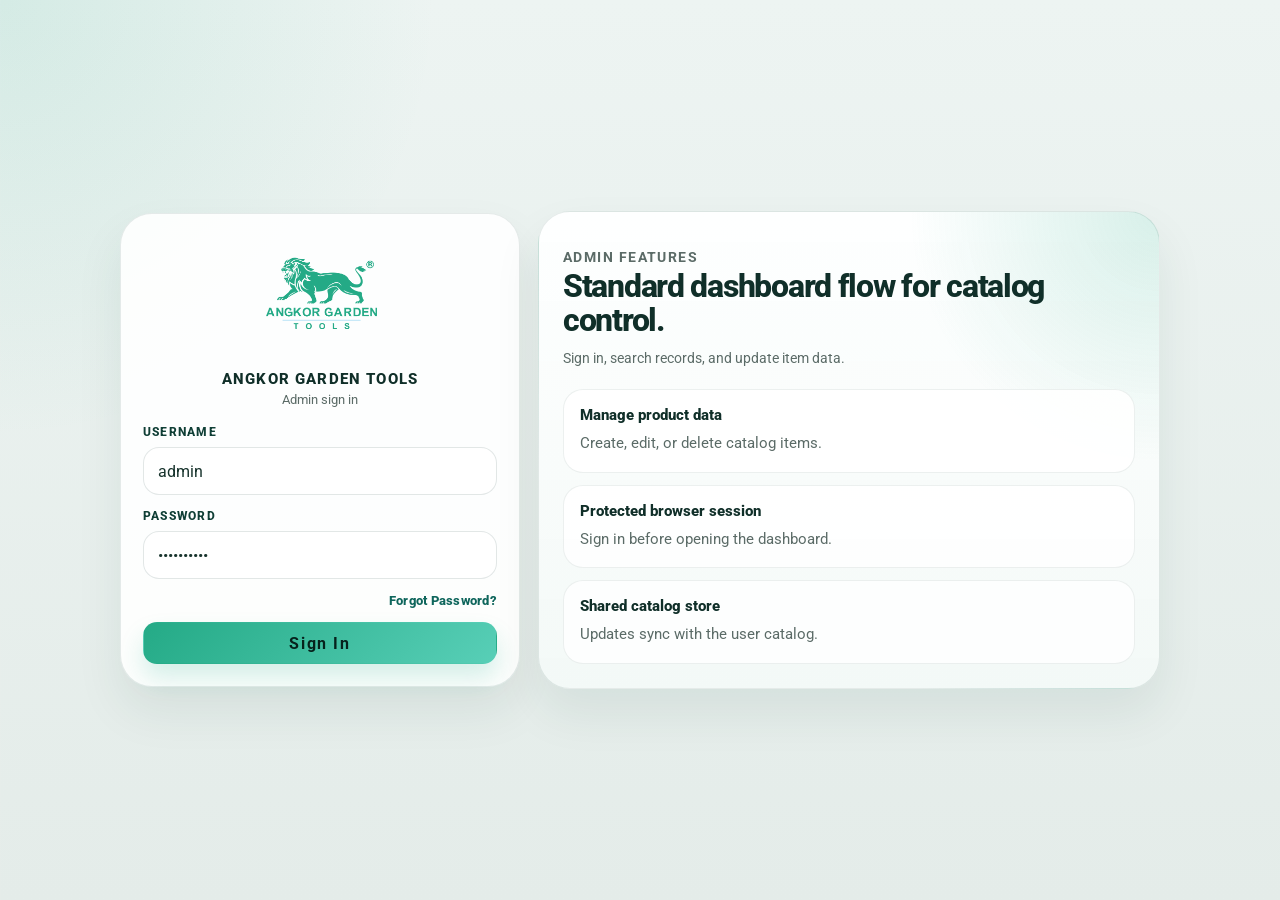
<file: index.html>
<!DOCTYPE html>
<html lang="en">
<head>
  <meta charset="UTF-8">
  <meta name="viewport" content="width=device-width, initial-scale=1.0">
  <title>Admin Login | Angkor Garden Tools</title>
  <meta
    name="description"
    content="Login page for the Angkor Garden Tools admin dashboard."
  >
  <link rel="icon" type="image/png" href="logo.png">
  <link rel="shortcut icon" href="logo.png">
  <link rel="apple-touch-icon" href="logo.png">
  <link rel="stylesheet" href="styles.css?v=20260324-5">
  <link rel="stylesheet" href="admin.css?v=20260324-23">
  <script src="admin-auth.js?v=20260324-8"></script>
</head>
<body class="admin-login-page">
  <main class="admin-login">
    <section class="admin-login__panel">
      <a class="admin-login__brand" id="adminLoginBrand" href="users.html#catalog" aria-label="Open user catalog">
        <span class="admin-login__brand-mark">
          <img src="logo.png" alt="Angkor Garden Tools logo">
        </span>
        <span class="admin-login__brand-copy">
          <strong id="adminLoginBrandTitle">Angkor Garden Tools</strong>
          <small id="adminLoginBrandSubtitle">Admin sign in</small>
        </span>
      </a>

      <form class="admin-login__form" id="adminLoginForm">
        <label class="admin-auth-field">
          <span id="adminLoginUsernameLabel">Username</span>
          <input id="adminLoginUsername" name="username" type="text" autocomplete="username" required
            placeholder="admin">
        </label>

        <label class="admin-auth-field">
          <span id="adminLoginPasswordLabel">Password</span>
          <input id="adminLoginPassword" name="password" type="password" autocomplete="current-password" required value="Admin@2026">
        </label>

        <a class="admin-login__forgot-link" id="adminLoginForgotPasswordLink" href="recovery.html">Forgot Password?</a>

        <p class="empty-state admin-login__status" id="adminLoginStatus" hidden></p>

        <button class="pagination__button admin-button admin-button--primary" id="adminLoginSubmitButton"
          type="submit">Sign In</button>
      </form>

    </section>

    <section class="admin-login__showcase">
      <div class="admin-login__showcase-copy">
        <p class="eyebrow" id="adminLoginShowcaseEyebrow">Admin Features</p>
        <h2 id="adminLoginShowcaseTitle">Standard dashboard flow for catalog control.</h2>
        <p id="adminLoginShowcaseText">Sign in, search records, and update item data.</p>
      </div>

      <div class="admin-login__cards">
        <article class="admin-login__card">
          <strong id="adminLoginCardOneTitle">Manage product data</strong>
          <p id="adminLoginCardOneText">Create, edit, or delete catalog items.</p>
        </article>
        <article class="admin-login__card">
          <strong id="adminLoginCardTwoTitle">Protected browser session</strong>
          <p id="adminLoginCardTwoText">Sign in before opening the dashboard.</p>
        </article>
        <article class="admin-login__card">
          <strong id="adminLoginCardThreeTitle">Shared catalog store</strong>
          <p id="adminLoginCardThreeText">Updates sync with the user catalog.</p>
        </article>
      </div>
    </section>
  </main>

  <script src="admin-login.js?v=20260324-6"></script>
</body>
</html>
</file>
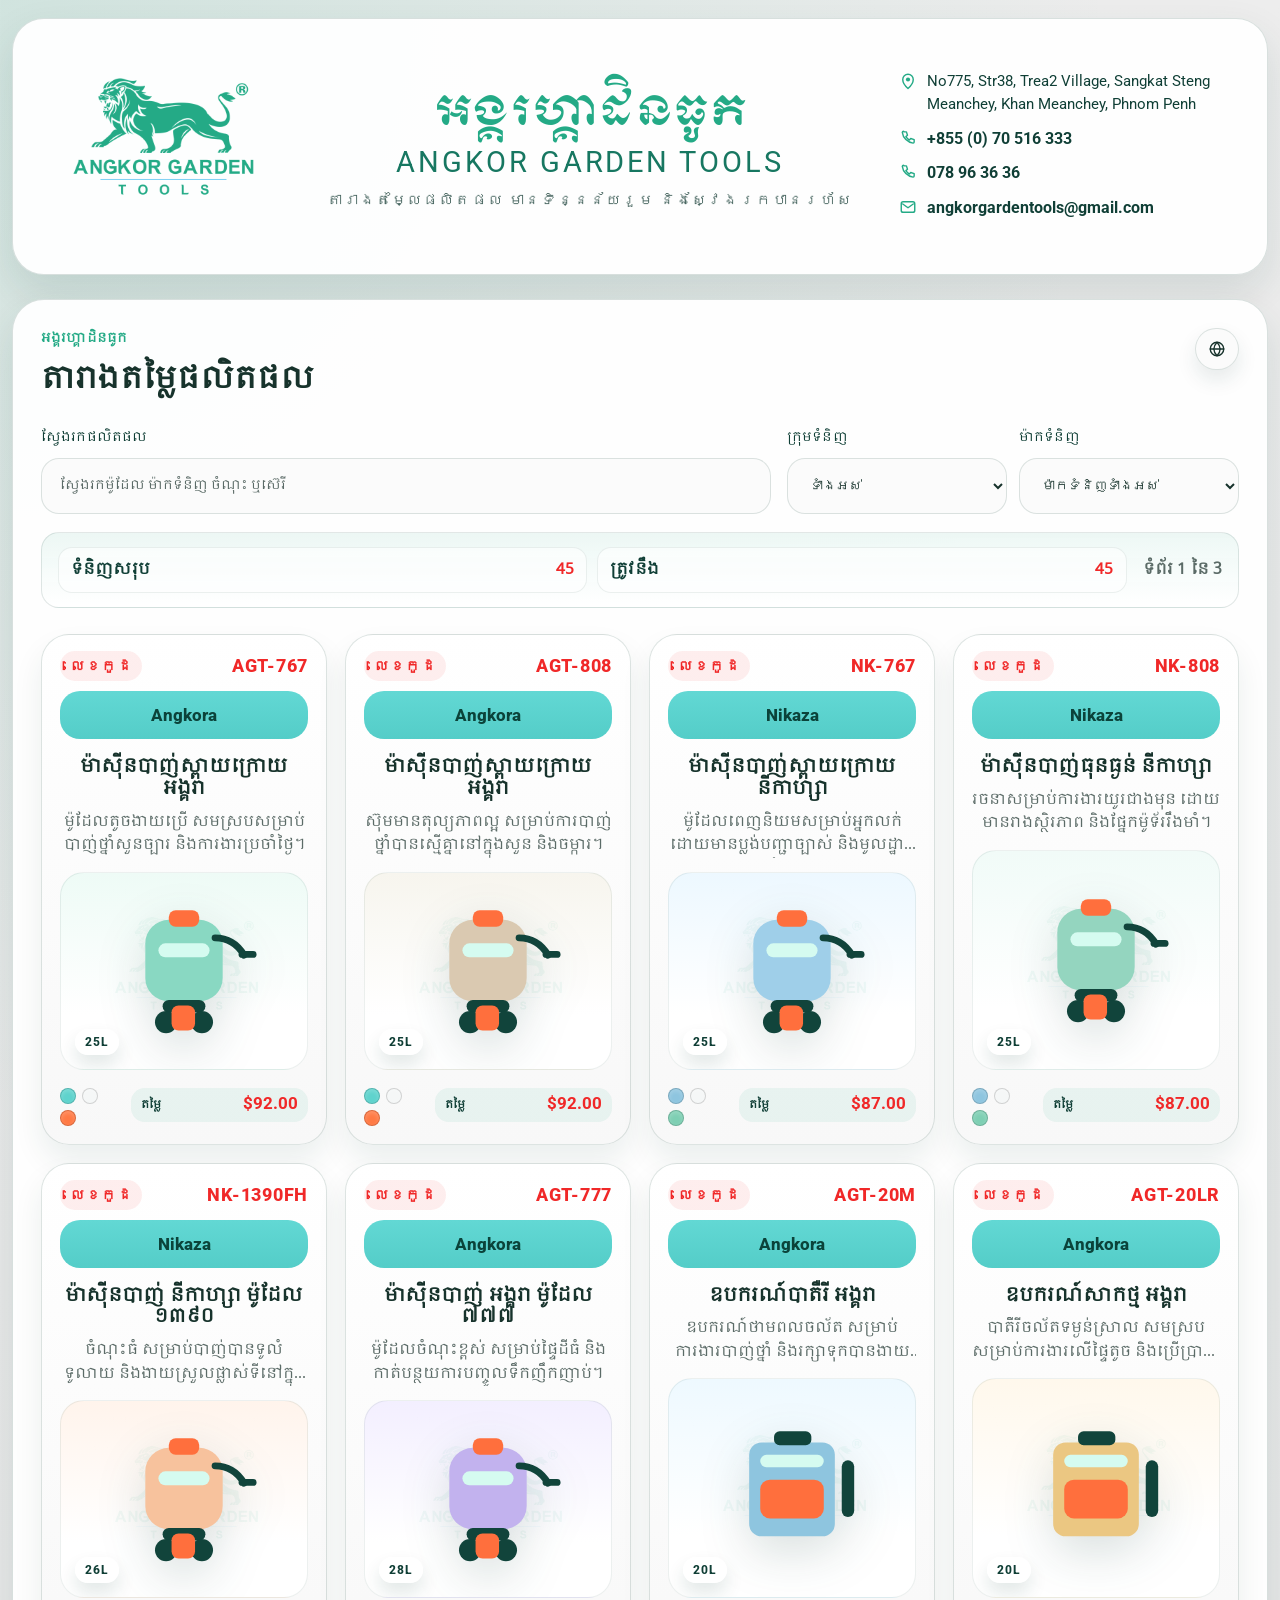
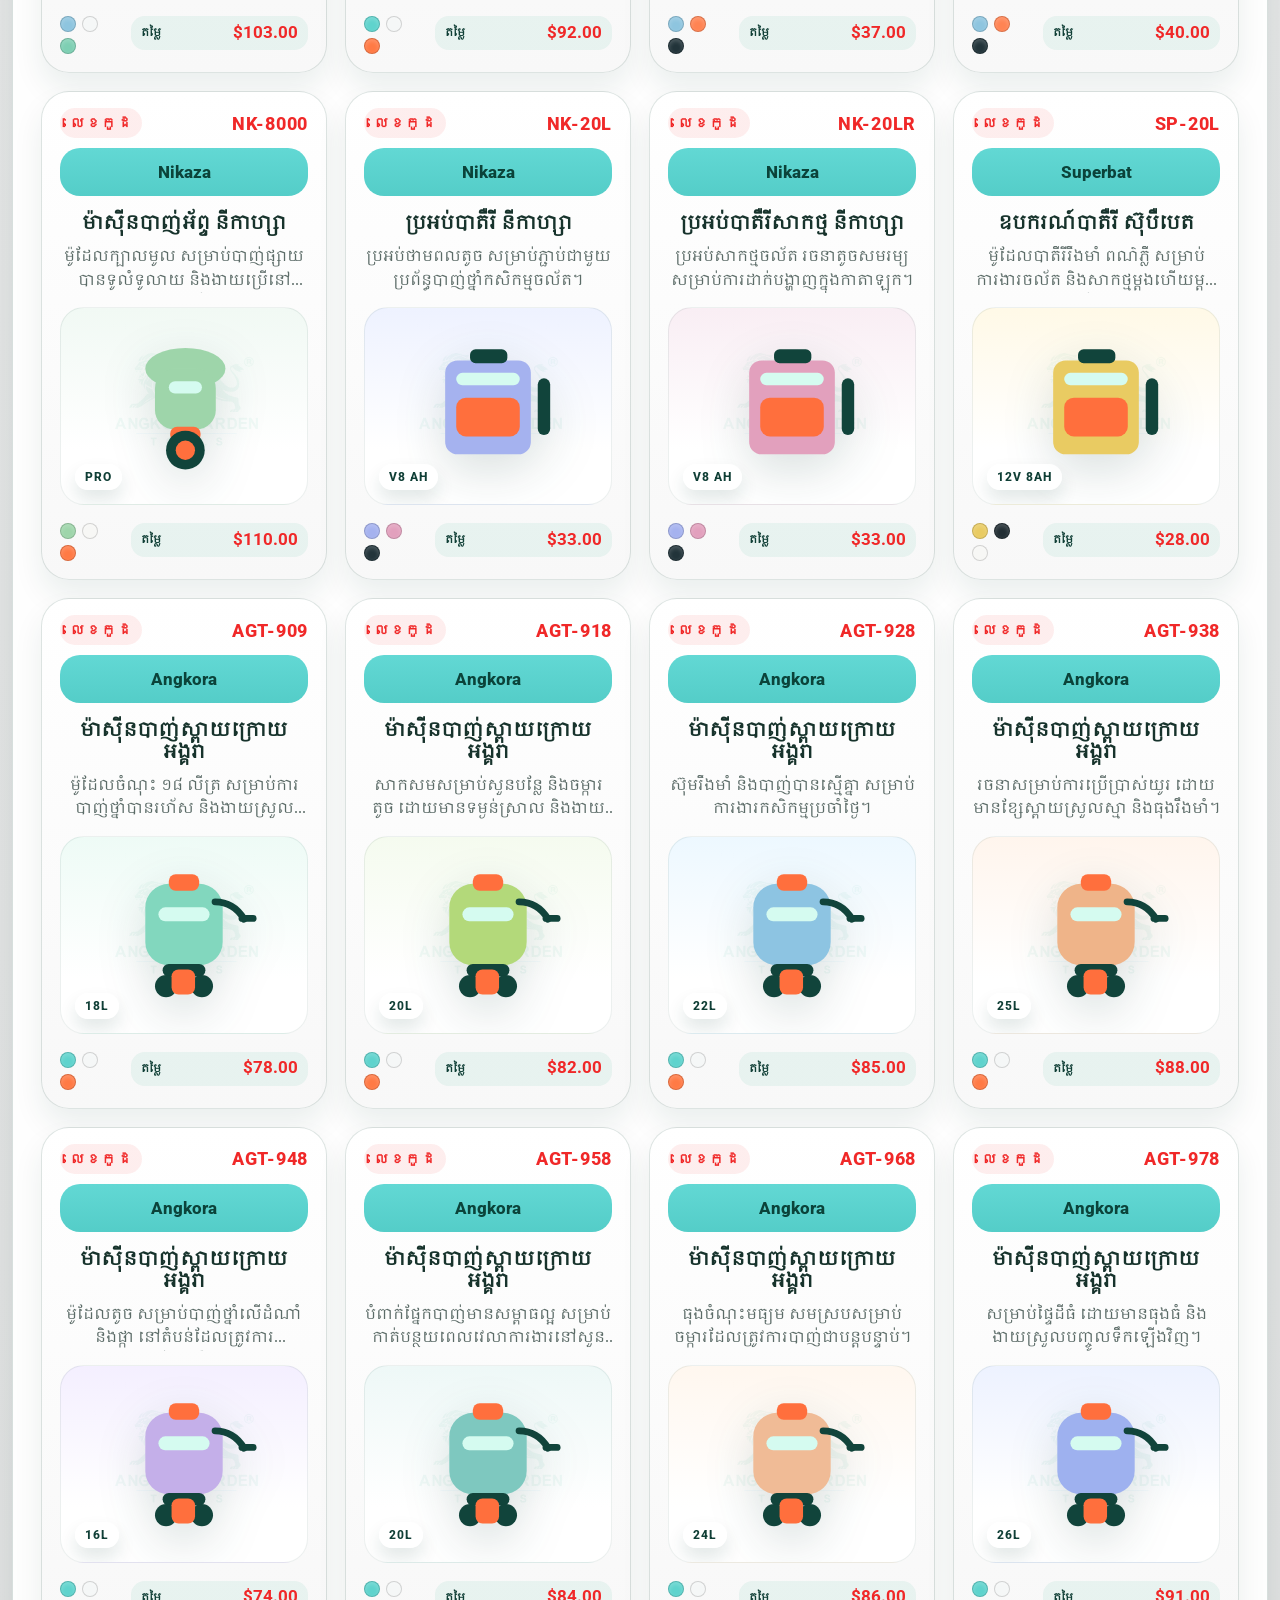
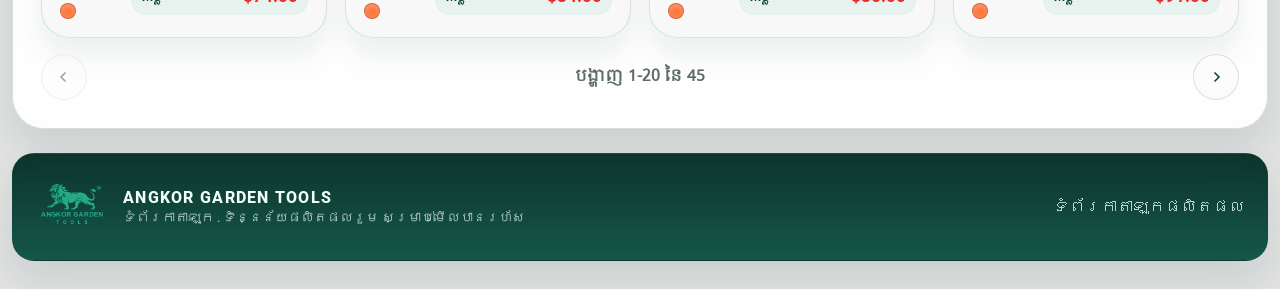
<file: com/c/69c2326b-1b34-839a-87e3-639cf0cafb00/index.html>
<!DOCTYPE html>
<html lang="en">
<head>
  <meta charset="UTF-8">
  <meta name="viewport" content="width=device-width, initial-scale=1.0">
  <meta name="robots" content="noindex, nofollow, noarchive, nosnippet">
  <title>Loading Catalog...</title>
  <script src="../../../depo-access.js?v=20260324-1"></script>
  <script>
    (function () {
      const targetHref = window.depoAccess?.isValid?.()
        ? "../../../depo.html#catalog"
        : "../../../users.html#catalog";

      window.location.replace(targetHref);
    })();
  </script>
</head>
<body></body>
</html>
</file>
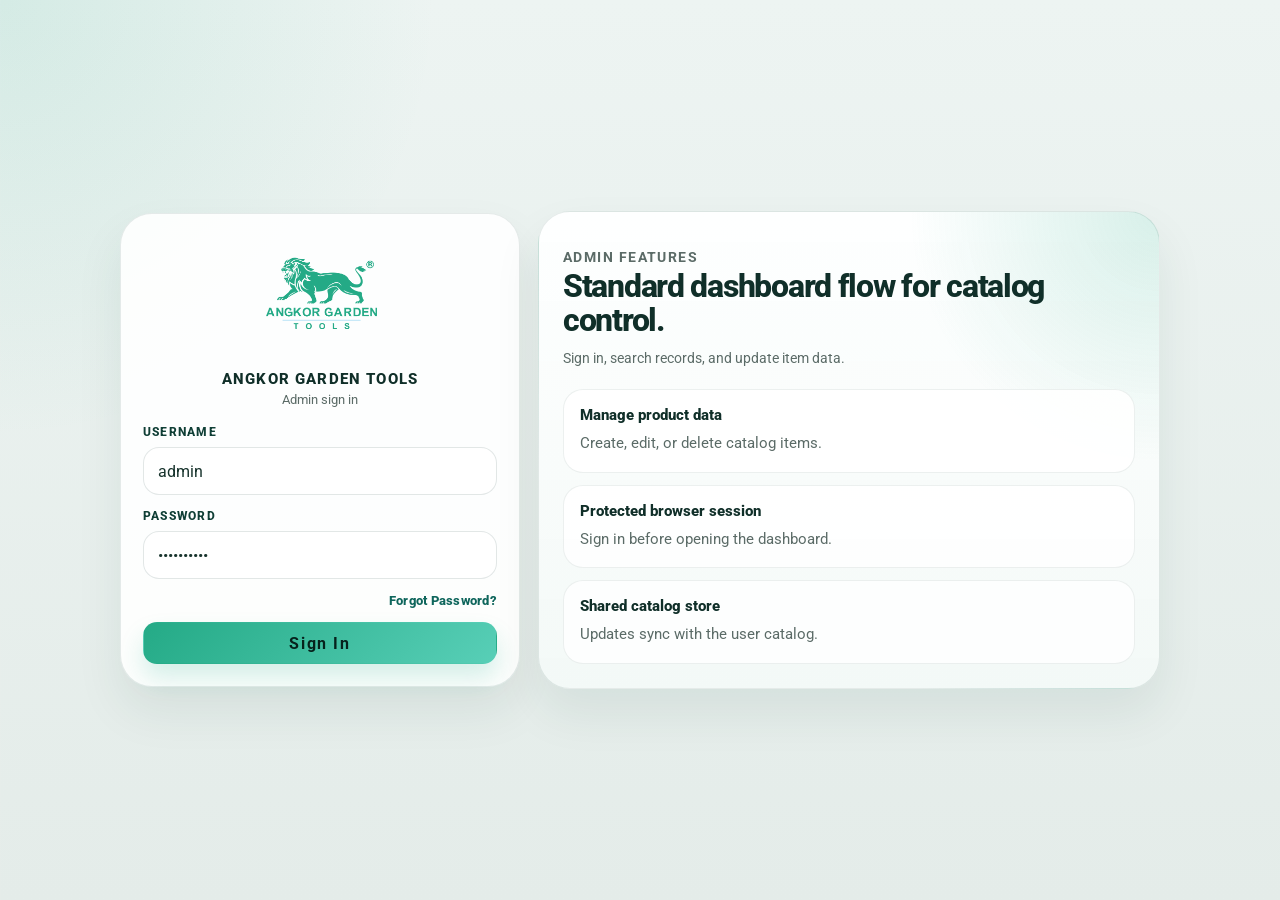
<file: admin-login.html>
<!DOCTYPE html>
<html lang="en">
<head>
  <meta charset="UTF-8">
  <meta http-equiv="refresh" content="0; url=index.html">
  <meta name="viewport" content="width=device-width, initial-scale=1.0">
  <title>Redirecting...</title>
</head>
<body>
  <script>
    window.location.replace("index.html");
  </script>
</body>
</html>
</file>
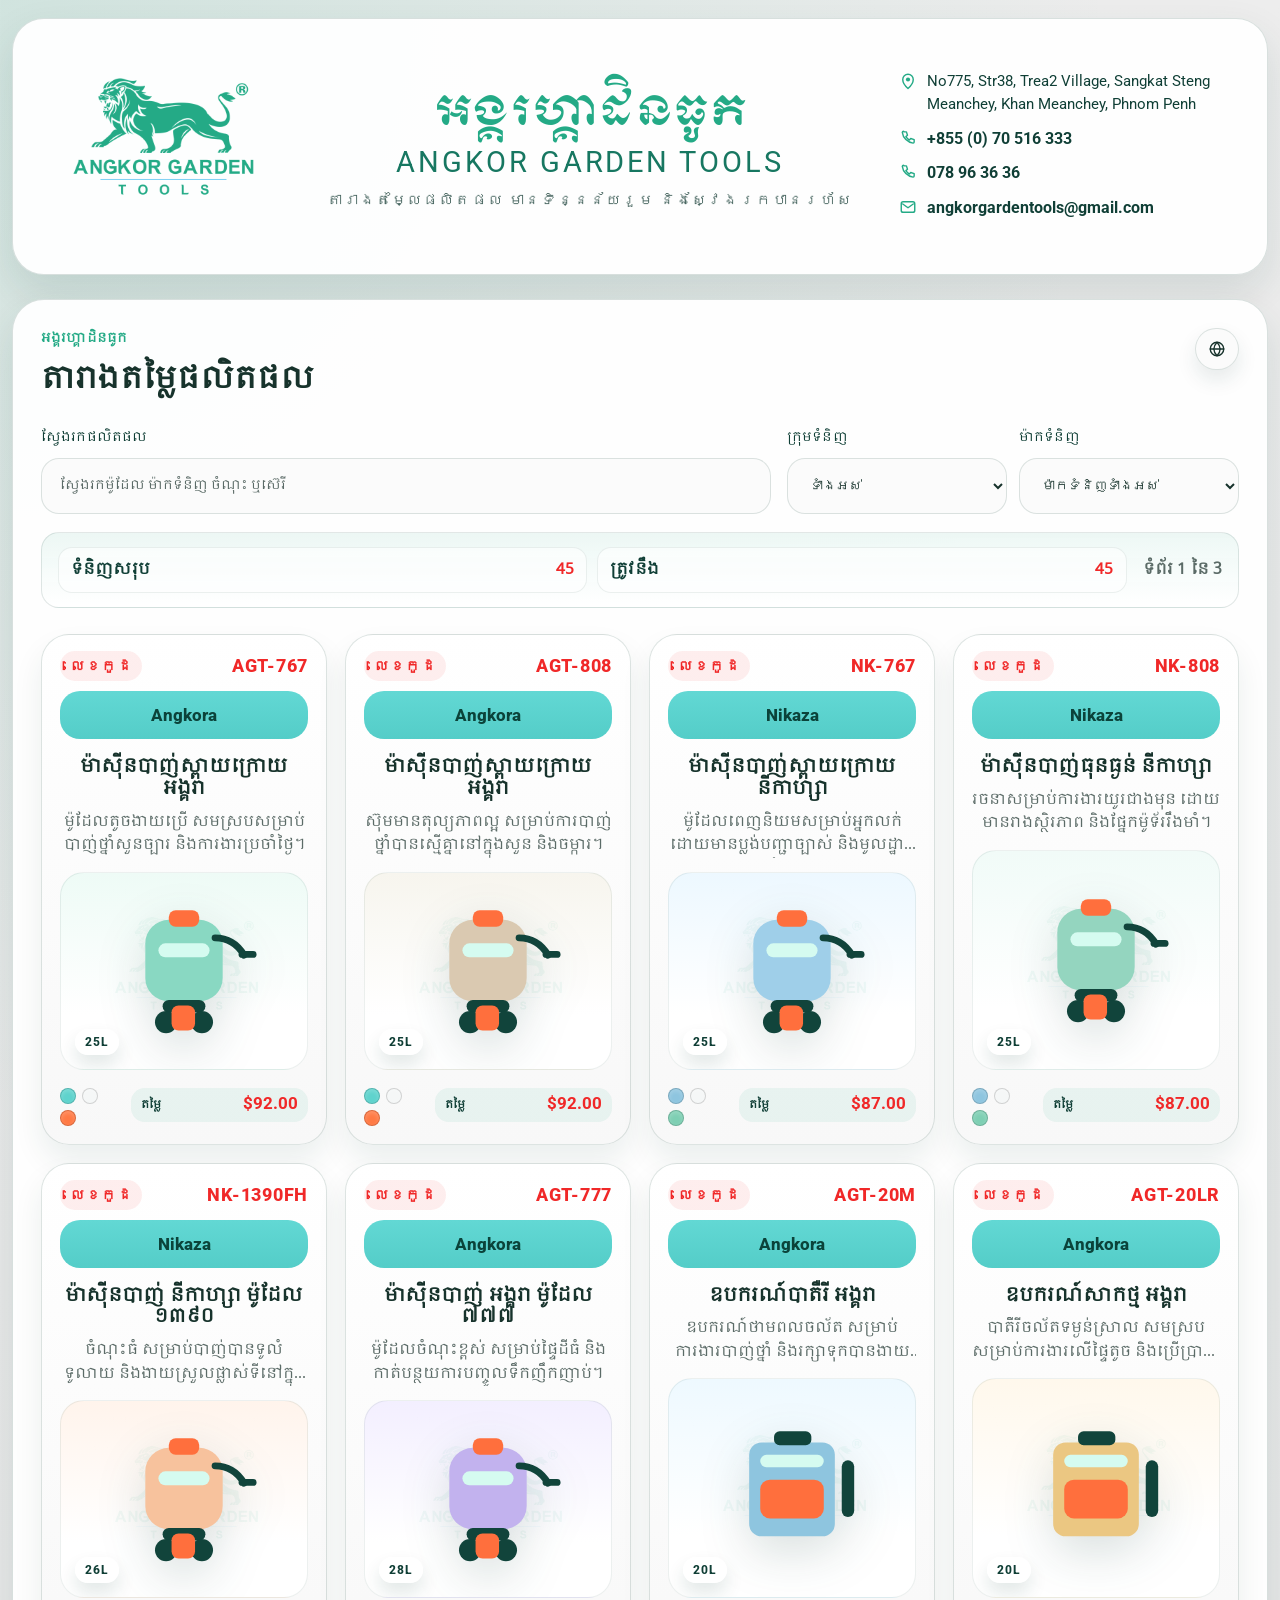
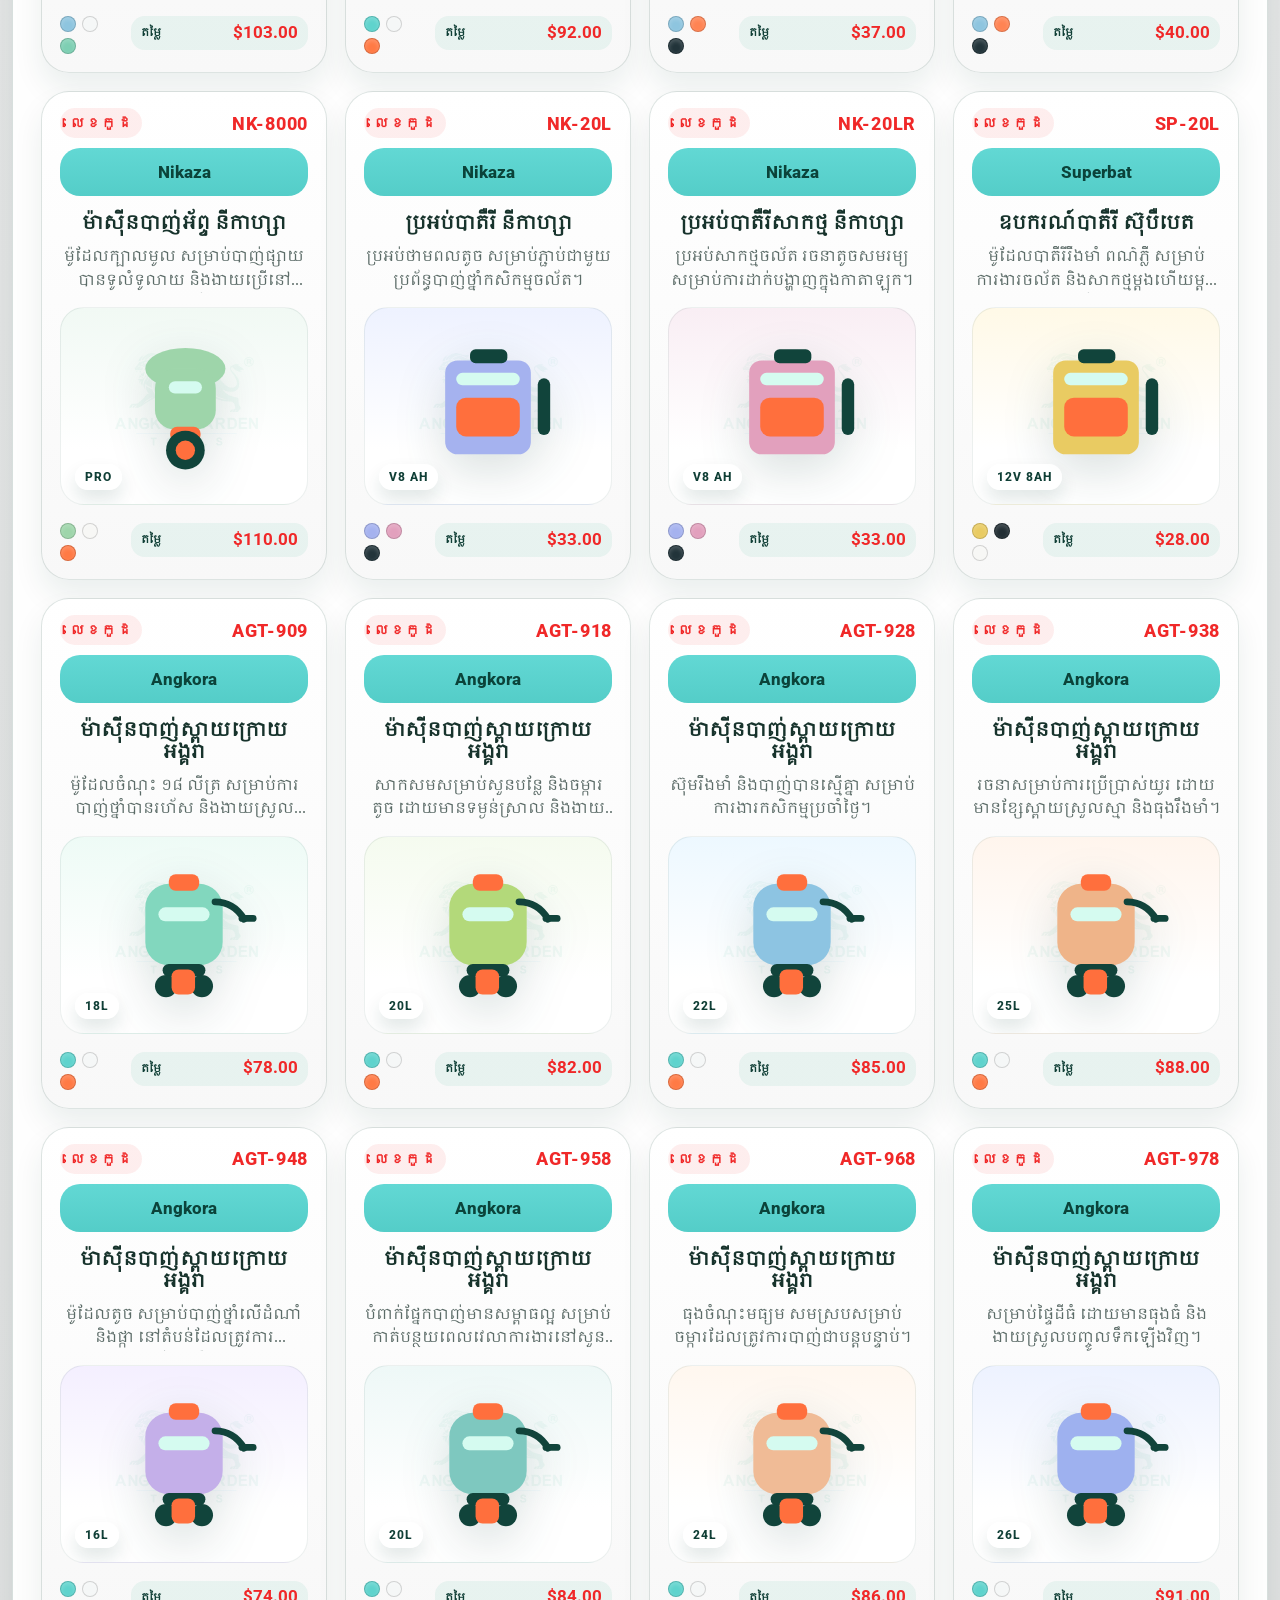
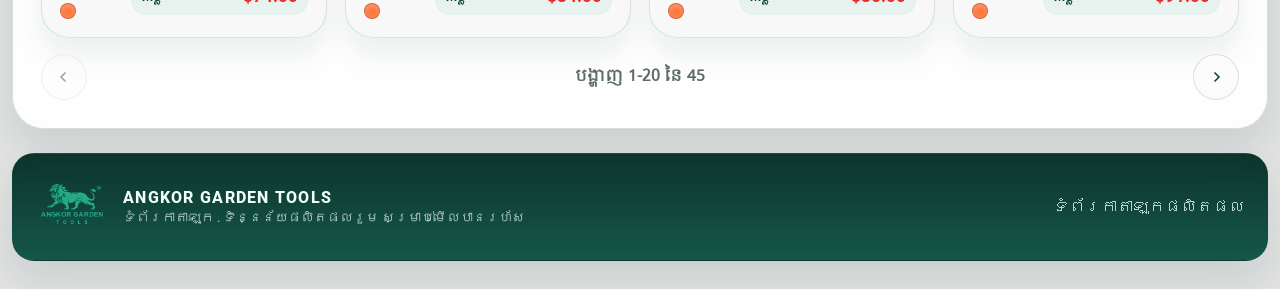
<file: depo.html>
<!DOCTYPE html>
<html lang="en">
<head>
  <meta charset="UTF-8">
  <meta name="viewport" content="width=device-width, initial-scale=1.0">
  <meta name="robots" content="noindex, nofollow, noarchive, nosnippet">
  <title>តារាងតម្លៃផលិតផល | Angkor Garden Tools</title>
  <meta
    name="description"
    content="Angkor Garden Tools product detail layout with the same catalog data in a cleaner brochure-inspired format."
  >
  <link rel="icon" type="image/png" href="logo.png">
  <link rel="shortcut icon" href="logo.png">
  <link rel="apple-touch-icon" href="logo.png">
  <script src="depo-access.js?v=20260324-1"></script>
  <link rel="stylesheet" href="styles.css?v=20260324-5">
</head>
<body class="users-page" data-catalog-view="depo">
  <svg class="catalog-symbols" aria-hidden="true" focusable="false">
    <symbol id="icon-sprayer" viewBox="0 0 220 220">
      <rect x="54" y="36" width="112" height="118" rx="34" fill="currentColor"></rect>
      <rect x="88" y="22" width="44" height="24" rx="10" fill="#ff6f3d"></rect>
      <rect x="73" y="70" width="74" height="20" rx="10" fill="#d5fbf0"></rect>
      <rect x="79" y="152" width="62" height="18" rx="9" fill="#11443b"></rect>
      <circle cx="84" cy="184" r="16" fill="#11443b"></circle>
      <circle cx="136" cy="184" r="16" fill="#11443b"></circle>
      <rect x="92" y="160" width="34" height="36" rx="10" fill="#ff6f3d"></rect>
      <path d="M155 62c21 0 33 10 42 25" stroke="#11443b" stroke-width="10" stroke-linecap="round" fill="none"></path>
      <path d="M194 86h16" stroke="#11443b" stroke-width="10" stroke-linecap="round"></path>
    </symbol>
    <symbol id="icon-mister" viewBox="0 0 220 220">
      <ellipse cx="112" cy="56" rx="58" ry="30" fill="currentColor"></ellipse>
      <rect x="68" y="56" width="88" height="88" rx="28" fill="currentColor"></rect>
      <rect x="88" y="74" width="48" height="18" rx="9" fill="#d5fbf0"></rect>
      <rect x="90" y="140" width="44" height="22" rx="10" fill="#ff6f3d"></rect>
      <circle cx="112" cy="174" r="28" fill="#11443b"></circle>
      <circle cx="112" cy="174" r="14" fill="#ff6f3d"></circle>
    </symbol>
    <symbol id="icon-battery" viewBox="0 0 220 220">
      <rect x="48" y="44" width="124" height="136" rx="18" fill="currentColor"></rect>
      <rect x="84" y="28" width="54" height="20" rx="8" fill="#11443b"></rect>
      <rect x="64" y="62" width="92" height="18" rx="9" fill="#d5fbf0"></rect>
      <rect x="64" y="98" width="92" height="56" rx="14" fill="#ff6f3d"></rect>
      <rect x="182" y="70" width="18" height="82" rx="9" fill="#11443b"></rect>
    </symbol>
    <symbol id="icon-location" viewBox="0 0 24 24">
      <path
        d="M12 22s7-6.2 7-12a7 7 0 1 0-14 0c0 5.8 7 12 7 12Z"
        fill="none"
        stroke="currentColor"
        stroke-width="1.9"
        stroke-linejoin="round"
      ></path>
      <circle cx="12" cy="10" r="2.8" fill="currentColor"></circle>
    </symbol>
    <symbol id="icon-phone" viewBox="0 0 24 24">
      <path
        d="M6.8 3.8h3.1l1.4 4.5-2.1 1.9a15.5 15.5 0 0 0 4.6 4.6l1.9-2.1 4.5 1.4v3.1c0 .8-.6 1.5-1.4 1.6a16.5 16.5 0 0 1-14.4-14.4c.1-.8.8-1.4 1.6-1.4Z"
        fill="none"
        stroke="currentColor"
        stroke-width="1.9"
        stroke-linejoin="round"
      ></path>
    </symbol>
    <symbol id="icon-mail" viewBox="0 0 24 24">
      <rect x="3" y="5" width="18" height="14" rx="2.5" fill="none" stroke="currentColor" stroke-width="1.9"></rect>
      <path d="m5 8 7 5 7-5" fill="none" stroke="currentColor" stroke-width="1.9" stroke-linecap="round" stroke-linejoin="round"></path>
    </symbol>
    <symbol id="icon-telegram" viewBox="0 0 24 24">
      <path d="M21 4 3.8 10.6c-.8.3-.8 1.4.1 1.7l4.4 1.4 1.7 5c.3.8 1.4.9 1.8.1L21 4Z" fill="none" stroke="currentColor" stroke-width="1.9" stroke-linejoin="round"></path>
      <path d="m8.4 13.4 9.5-7.3" fill="none" stroke="currentColor" stroke-width="1.9" stroke-linecap="round"></path>
    </symbol>
    <symbol id="icon-link" viewBox="0 0 24 24">
      <path d="M10.6 13.4 8.5 15.5a3.25 3.25 0 1 1-4.6-4.6L6 8.8" fill="none" stroke="currentColor" stroke-width="1.9" stroke-linecap="round"></path>
      <path d="m13.4 10.6 2.1-2.1a3.25 3.25 0 1 1 4.6 4.6L18 15.2" fill="none" stroke="currentColor" stroke-width="1.9" stroke-linecap="round"></path>
      <path d="m8.5 15.5 7-7" fill="none" stroke="currentColor" stroke-width="1.9" stroke-linecap="round"></path>
    </symbol>
    <symbol id="icon-language" viewBox="0 0 24 24">
      <circle cx="12" cy="12" r="9" fill="none" stroke="currentColor" stroke-width="1.8"></circle>
      <path d="M3 12h18" fill="none" stroke="currentColor" stroke-width="1.8" stroke-linecap="round"></path>
      <path d="M12 3c2.8 3.1 4.2 6.1 4.2 9S14.8 17.9 12 21c-2.8-3.1-4.2-6.1-4.2-9S9.2 6.1 12 3Z" fill="none" stroke="currentColor" stroke-width="1.8" stroke-linejoin="round"></path>
    </symbol>
  </svg>

  <div class="page-shell">
    <header class="hero">
      <div class="hero__top">
        <a class="hero__logo-wrap" href="#catalog" aria-label="Go to product detail">
          <img class="hero__logo" src="logo-transparent.png" alt="Angkor Garden Tools logo">
        </a>

        <div class="hero__title-block">
          <p class="hero__khmer" lang="km">អង្គរហ្គាដិនធូក</p>
          <p class="hero__english">ANGKOR GARDEN TOOLS</p>
          <p class="hero__subline" id="heroSubline">Product detail new version with the same catalog data</p>
        </div>

        <div class="hero__contact" id="contact">
          <p class="hero__address">
            <svg aria-hidden="true"><use href="#icon-location"></use></svg>
            <span>No775, Str38, Trea2 Village, Sangkat Steng Meanchey, Khan Meanchey, Phnom Penh</span>
          </p>
          <a class="hero__contact-item" href="tel:+85570516333">
            <svg aria-hidden="true"><use href="#icon-phone"></use></svg>
            <span>+855 (0) 70 516 333</span>
          </a>
          <a class="hero__contact-item" href="mailto:angkorgardentools@gmail.com">
            <svg aria-hidden="true"><use href="#icon-mail"></use></svg>
            <span>angkorgardentools@gmail.com</span>
          </a>
        </div>
      </div>

    </header>

    <main>
      <section class="finder" id="catalog">
        <div class="section-heading">
          <div>
            <p class="eyebrow" id="catalogEyebrow">Angkor Garden Tools</p>
            <h2 id="catalogTitle">តារាងតម្លៃផលិតផល</h2>
          </div>
          <div class="section-heading__actions">
            <div class="language-picker" id="languageMenuRoot">
              <span class="sr-only" id="languageLabel">ភាសា</span>
              <button
                class="toggle-button toggle-button--icon language-picker__trigger"
                id="languageMenuButton"
                type="button"
                aria-label="ភាសា"
                title="ភាសា"
                aria-haspopup="true"
                aria-expanded="false"
                aria-controls="languageMenu"
              >
                <svg class="toggle-button__icon" aria-hidden="true"><use href="#icon-language"></use></svg>
              </button>
              <div class="language-picker__menu" id="languageMenu" role="menu" aria-labelledby="languageLabel" hidden>
                <button class="toggle-button toggle-button--compact" id="languageEnglish" data-language-option="en" type="button" role="menuitemradio" aria-checked="false" aria-label="English" title="English">
                  <span class="toggle-button__abbr" aria-hidden="true">EN</span>
                </button>
                <button class="toggle-button toggle-button--compact is-active" id="languageKhmer" data-language-option="km" type="button" role="menuitemradio" aria-checked="true" aria-label="Khmer" title="Khmer">
                  <span class="toggle-button__abbr" aria-hidden="true">KH</span>
                </button>
              </div>
            </div>
          </div>
        </div>

        <div class="finder__controls">
          <label class="search-field" for="searchInput">
            <span id="searchLabel">ស្វែងរកផលិតផល</span>
            <input
              id="searchInput"
              type="search"
              placeholder="ស្វែងរកម៉ូដែល ម៉ាកទំនិញ ចំណុះ ឬស៊េរី"
              autocomplete="off"
            >
          </label>

          <div class="finder__filters">
            <label class="select-field" for="typeFilter">
              <span id="typeFilterLabel">ក្រុមទំនិញ</span>
              <select id="typeFilter">
                <option value="all" id="typeOptionAll">ទាំងអស់</option>
                <option value="featured" id="typeOptionFeatured">ពេញនិយម</option>
                <option value="sprayer" id="typeOptionSprayer">ម៉ាស៊ីនបាញ់</option>
                <option value="battery" id="typeOptionBattery">បាតឺរី</option>
              </select>
            </label>

            <label class="select-field" for="brandFilter">
              <span id="brandFilterLabel">ម៉ាកទំនិញ</span>
              <select id="brandFilter">
                <option value="all">ម៉ាកទំនិញទាំងអស់</option>
              </select>
            </label>
          </div>
        </div>

        <div class="catalog-toolbar" aria-live="polite">
          <p class="catalog-toolbar__summary">
            <span class="catalog-toolbar__stat">
              <span id="totalRecordsLabel">ទំនិញសរុប</span>
              <strong id="totalRecords">0</strong>
            </span>
            <span class="catalog-toolbar__stat">
              <span id="matchingRecordsLabel">ត្រូវនឹង</span>
              <strong id="matchingRecords">0</strong>
            </span>
          </p>
          <p class="catalog-toolbar__page" id="pageStatus">ទំព័រ 1 នៃ 1</p>
        </div>

        <div class="catalog-grid"></div>

        <p class="empty-state" id="emptyStateMessage" hidden>មិនមានផលិតផលត្រូវនឹងការស្វែងរកនេះទេ។</p>

        <div class="pagination" aria-label="Catalog pagination">
          <button class="pagination__button pagination__button--icon" id="prevPage" type="button" aria-label="Previous page" title="Previous page">
            <svg viewBox="0 0 24 24" aria-hidden="true">
              <path d="M14.71 6.71 9.41 12l5.3 5.29-1.42 1.42L6.59 12l6.7-6.71z"></path>
            </svg>
          </button>
          <p class="pagination__status" id="paginationStatus">បង្ហាញ 0-0 នៃ 0</p>
          <button class="pagination__button pagination__button--icon" id="nextPage" type="button" aria-label="Next page" title="Next page">
            <svg viewBox="0 0 24 24" aria-hidden="true">
              <path d="m9.29 6.71 1.42-1.42L17.41 12l-6.7 6.71-1.42-1.42L14.59 12z"></path>
            </svg>
          </button>
        </div>
      </section>

    </main>

    <footer class="site-footer">
      <div class="site-footer__brand">
        <img src="logo.png" alt="" aria-hidden="true">
        <div>
          <p>ANGKOR GARDEN TOOLS</p>
          <small id="siteFooterText">Product detail layout . New version</small>
        </div>
      </div>
      <p class="site-footer__page" id="siteFooterPage">Same catalog data . Updated header and board</p>
    </footer>
  </div>

  <script src="catalog-data.js"></script>
  <script src="catalog-store.js?v=20260324-2"></script>
  <script src="app.js?v=20260324-4"></script>
</body>
</html>
</file>
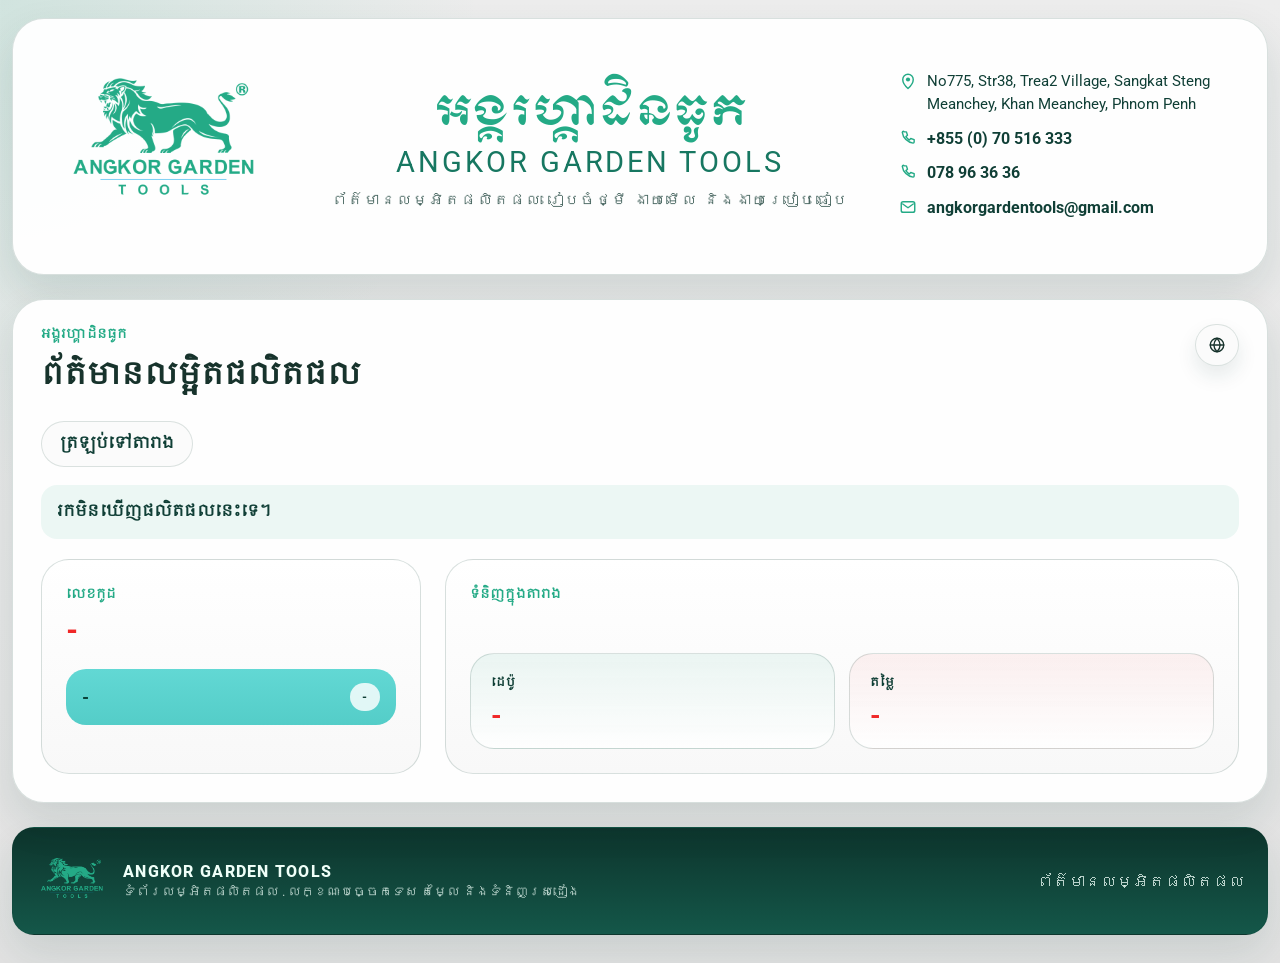
<file: detail.html>
<!DOCTYPE html>
<html lang="km">
<head>
  <meta charset="UTF-8">
  <meta name="viewport" content="width=device-width, initial-scale=1.0">
  <title>ព័ត៌មានលម្អិតផលិតផល | Angkor Garden Tools</title>
  <meta
    name="description"
    content="Product detail page for Angkor Garden Tools with stock, colors, sizes, and similar items."
  >
  <link rel="icon" type="image/png" href="logo.png">
  <link rel="shortcut icon" href="logo.png">
  <link rel="apple-touch-icon" href="logo.png">
  <link rel="stylesheet" href="styles.css?v=20260317-3">
</head>
<body class="detail-page-view">
  <svg class="catalog-symbols" aria-hidden="true" focusable="false">
    <symbol id="icon-sprayer" viewBox="0 0 220 220">
      <rect x="54" y="36" width="112" height="118" rx="34" fill="currentColor"></rect>
      <rect x="88" y="22" width="44" height="24" rx="10" fill="#ff6f3d"></rect>
      <rect x="73" y="70" width="74" height="20" rx="10" fill="#d5fbf0"></rect>
      <rect x="79" y="152" width="62" height="18" rx="9" fill="#11443b"></rect>
      <circle cx="84" cy="184" r="16" fill="#11443b"></circle>
      <circle cx="136" cy="184" r="16" fill="#11443b"></circle>
      <rect x="92" y="160" width="34" height="36" rx="10" fill="#ff6f3d"></rect>
      <path d="M155 62c21 0 33 10 42 25" stroke="#11443b" stroke-width="10" stroke-linecap="round" fill="none"></path>
      <path d="M194 86h16" stroke="#11443b" stroke-width="10" stroke-linecap="round"></path>
    </symbol>
    <symbol id="icon-mister" viewBox="0 0 220 220">
      <ellipse cx="112" cy="56" rx="58" ry="30" fill="currentColor"></ellipse>
      <rect x="68" y="56" width="88" height="88" rx="28" fill="currentColor"></rect>
      <rect x="88" y="74" width="48" height="18" rx="9" fill="#d5fbf0"></rect>
      <rect x="90" y="140" width="44" height="22" rx="10" fill="#ff6f3d"></rect>
      <circle cx="112" cy="174" r="28" fill="#11443b"></circle>
      <circle cx="112" cy="174" r="14" fill="#ff6f3d"></circle>
    </symbol>
    <symbol id="icon-battery" viewBox="0 0 220 220">
      <rect x="48" y="44" width="124" height="136" rx="18" fill="currentColor"></rect>
      <rect x="84" y="28" width="54" height="20" rx="8" fill="#11443b"></rect>
      <rect x="64" y="62" width="92" height="18" rx="9" fill="#d5fbf0"></rect>
      <rect x="64" y="98" width="92" height="56" rx="14" fill="#ff6f3d"></rect>
      <rect x="182" y="70" width="18" height="82" rx="9" fill="#11443b"></rect>
    </symbol>
    <symbol id="icon-location" viewBox="0 0 24 24">
      <path
        d="M12 22s7-6.2 7-12a7 7 0 1 0-14 0c0 5.8 7 12 7 12Z"
        fill="none"
        stroke="currentColor"
        stroke-width="1.9"
        stroke-linejoin="round"
      ></path>
      <circle cx="12" cy="10" r="2.8" fill="currentColor"></circle>
    </symbol>
    <symbol id="icon-phone" viewBox="0 0 24 24">
      <path
        d="M6.8 3.8h3.1l1.4 4.5-2.1 1.9a15.5 15.5 0 0 0 4.6 4.6l1.9-2.1 4.5 1.4v3.1c0 .8-.6 1.5-1.4 1.6a16.5 16.5 0 0 1-14.4-14.4c.1-.8.8-1.4 1.6-1.4Z"
        fill="none"
        stroke="currentColor"
        stroke-width="1.9"
        stroke-linejoin="round"
      ></path>
    </symbol>
    <symbol id="icon-mail" viewBox="0 0 24 24">
      <rect x="3" y="5" width="18" height="14" rx="2.5" fill="none" stroke="currentColor" stroke-width="1.9"></rect>
      <path d="m5 8 7 5 7-5" fill="none" stroke="currentColor" stroke-width="1.9" stroke-linecap="round" stroke-linejoin="round"></path>
    </symbol>
    <symbol id="icon-language" viewBox="0 0 24 24">
      <circle cx="12" cy="12" r="9" fill="none" stroke="currentColor" stroke-width="1.8"></circle>
      <path d="M3 12h18" fill="none" stroke="currentColor" stroke-width="1.8" stroke-linecap="round"></path>
      <path d="M12 3c2.8 3.1 4.2 6.1 4.2 9S14.8 17.9 12 21c-2.8-3.1-4.2-6.1-4.2-9S9.2 6.1 12 3Z" fill="none" stroke="currentColor" stroke-width="1.8" stroke-linejoin="round"></path>
    </symbol>
  </svg>

  <div class="page-shell">
    <header class="hero">
      <div class="hero__top">
        <a class="hero__logo-wrap" id="heroLogoLink" href="users.html#catalog" aria-label="Back to catalog">
          <img class="hero__logo" src="logo-transparent.png" alt="Angkor Garden Tools logo">
        </a>

        <div class="hero__title-block">
          <p class="hero__khmer" lang="km">អង្គរហ្គាដិនធូក</p>
          <p class="hero__english">ANGKOR GARDEN TOOLS</p>
          <p class="hero__subline" id="detailHeroSubline">Product detail with stock, colors, sizes, and similar items</p>
        </div>

        <div class="hero__contact">
          <p class="hero__address">
            <svg aria-hidden="true"><use href="#icon-location"></use></svg>
            <span>No775, Str38, Trea2 Village, Sangkat Steng Meanchey, Khan Meanchey, Phnom Penh</span>
          </p>
          <a class="hero__contact-item" href="tel:+85570516333">
            <svg aria-hidden="true"><use href="#icon-phone"></use></svg>
            <span>+855 (0) 70 516 333</span>
          </a>
          <a class="hero__contact-item" href="tel:078963636">
            <svg aria-hidden="true"><use href="#icon-phone"></use></svg>
            <span>078 96 36 36</span>
          </a>
          <a class="hero__contact-item" href="mailto:angkorgardentools@gmail.com">
            <svg aria-hidden="true"><use href="#icon-mail"></use></svg>
            <span>angkorgardentools@gmail.com</span>
          </a>
        </div>
      </div>
    </header>

    <main>
      <section class="finder detail-page">
        <div class="section-heading">
          <div>
            <p class="eyebrow" id="detailEyebrow">Product Details</p>
            <h1 id="detailHeading">Product Details</h1>
          </div>
          <div class="section-heading__actions">
            <div class="language-picker" id="languageMenuRoot">
              <span class="sr-only" id="languageLabel">Language</span>
              <button
                class="toggle-button toggle-button--icon language-picker__trigger"
                id="languageMenuButton"
                type="button"
                aria-label="Language"
                title="Language"
                aria-haspopup="true"
                aria-expanded="false"
                aria-controls="languageMenu"
              >
                <svg class="toggle-button__icon" aria-hidden="true"><use href="#icon-language"></use></svg>
              </button>
              <div class="language-picker__menu" id="languageMenu" role="menu" aria-labelledby="languageLabel" hidden>
                <button class="toggle-button toggle-button--compact" id="languageEnglish" data-language-option="en" type="button" role="menuitemradio" aria-checked="false" aria-label="English" title="English">
                  <span class="toggle-button__abbr" aria-hidden="true">EN</span>
                </button>
                <button class="toggle-button toggle-button--compact is-active" id="languageKhmer" data-language-option="km" type="button" role="menuitemradio" aria-checked="true" aria-label="Khmer" title="Khmer">
                  <span class="toggle-button__abbr" aria-hidden="true">KH</span>
                </button>
              </div>
            </div>
          </div>
        </div>

        <a class="detail-back" id="detailBack" href="users.html#catalog">Back to catalog</a>

        <p class="empty-state" id="detailMissing" hidden>Product not found.</p>

        <div class="detail-layout" id="detailContent">
          <article class="detail-panel detail-panel--art">
            <div class="detail-panel__head">
              <div>
                <p class="eyebrow" id="detailCodeLabel">Code</p>
                <p class="detail-panel__code" id="detailCode">-</p>
              </div>
            </div>

            <div class="detail-panel__band">
              <span class="detail-panel__brand" id="detailBrand">-</span>
              <div class="detail-panel__band-meta">
                <span class="detail-panel__volume" id="detailVolume">-</span>
                <span class="stock-pill stock-pill--out" id="detailStockPill" hidden>Out of stock</span>
              </div>
            </div>

            <div class="detail-art" id="detailArt"></div>
          </article>

          <article class="detail-panel detail-panel--info">
            <div class="detail-copy">
              <p class="eyebrow" id="detailCopyEyebrow">Catalog item</p>
              <h2 class="detail-product-title" id="detailTitle" lang="km"></h2>
              <p class="detail-product-description" id="detailDescription" lang="km"></p>
            </div>

            <section class="detail-overview" id="detailOverview"></section>

            <section class="detail-spec-sheet" id="detailSpecsSection" hidden>
              <div class="detail-spec-sheet__head">
                <h3 class="detail-spec-sheet__title" id="detailSpecsLabel">Item Details</h3>
                <p class="detail-spec-sheet__copy" id="detailSpecsCopy">Prepared for quick review.</p>
              </div>
              <div class="detail-spec-listing" id="detailSpecs"></div>
            </section>

            <section class="detail-feature-sheet" id="detailFeaturesSection" hidden>
              <div class="detail-feature-sheet__head">
                <h3 class="detail-feature-sheet__title" id="detailFeaturesLabel">Key Features</h3>
              </div>
              <ul class="detail-feature-list" id="detailFeatures"></ul>
            </section>

            <section class="detail-chip-group detail-chip-group--sizes" id="detailSizesSection" hidden>
              <h3 class="detail-chip-group__title" id="detailSizesLabel">Sizes</h3>
              <div class="detail-chip-row" id="detailSizes"></div>
            </section>

            <div class="detail-price-list">
              <article class="detail-price-card">
                <span class="detail-price-card__label" id="detailDepotLabel">Depo</span>
                <strong id="detailDepotPrice">-</strong>
              </article>
              <article class="detail-price-card">
                <span class="detail-price-card__label" id="detailUserLabel">User</span>
                <strong id="detailUserPrice">-</strong>
              </article>
            </div>
          </article>
        </div>
      </section>

      <section class="finder detail-similar" id="similarSection">
        <div class="section-heading">
          <div>
            <p class="eyebrow" id="similarEyebrow">Similar Items</p>
            <h2 id="similarTitle">Similar Items</h2>
            <p class="detail-subcopy" id="similarCopy">Browse other products from the same product group.</p>
          </div>
        </div>

        <div class="similar-grid" id="similarGrid"></div>
      </section>
    </main>

    <footer class="site-footer">
      <div class="site-footer__brand">
        <img src="logo.png" alt="" aria-hidden="true">
        <div>
          <p>ANGKOR GARDEN TOOLS</p>
          <small id="detailFooterText">Product detail layout . Stock, colors, sizes, and similar items</small>
        </div>
      </div>
      <p class="site-footer__page" id="detailFooterPage">Catalog detail page</p>
    </footer>
  </div>

  <script src="catalog-data.js"></script>
  <script src="catalog-store.js"></script>
  <script src="detail.js?v=20260317-2"></script>
</body>
</html>
</file>
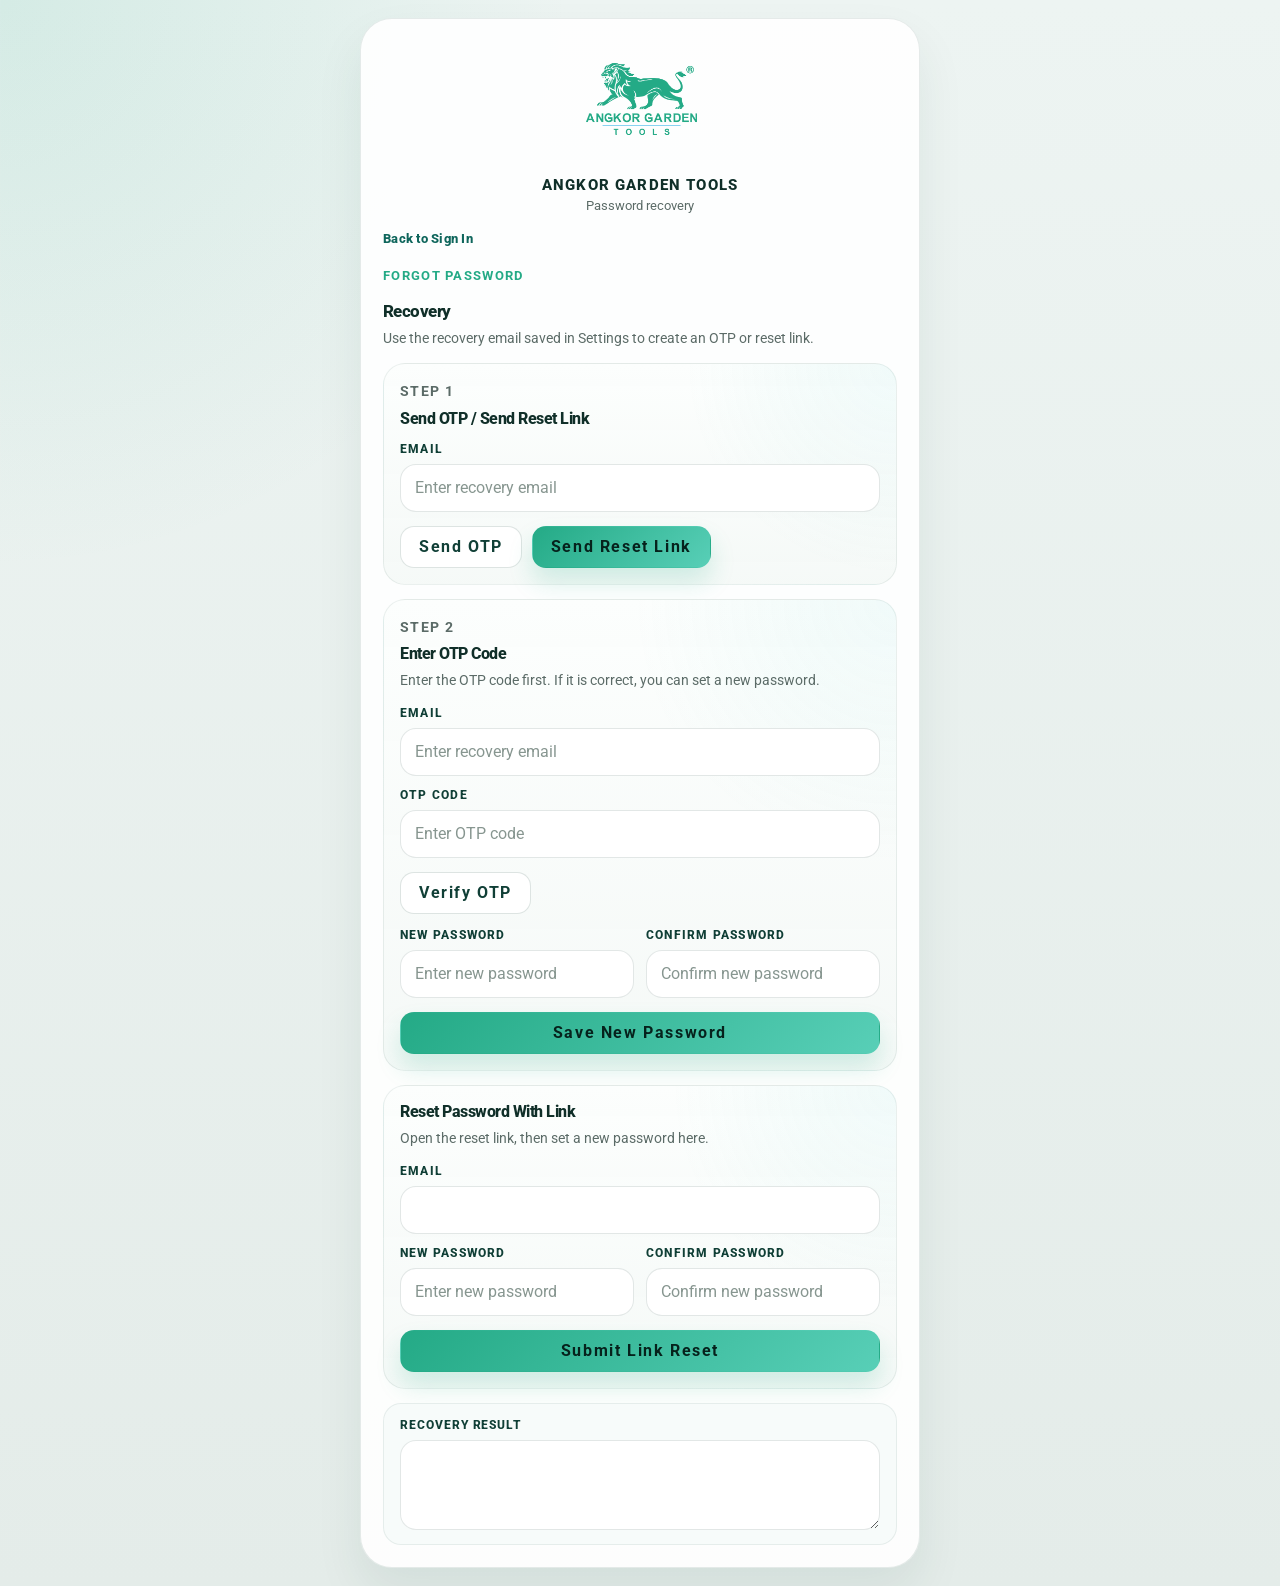
<file: recovery.html>
<!DOCTYPE html>
<html lang="en">
<head>
  <meta charset="UTF-8">
  <meta name="viewport" content="width=device-width, initial-scale=1.0">
  <title>Password Recovery | Angkor Garden Tools</title>
  <meta
    name="description"
    content="Recovery page for the Angkor Garden Tools admin account."
  >
  <link rel="icon" type="image/png" href="logo.png">
  <link rel="shortcut icon" href="logo.png">
  <link rel="apple-touch-icon" href="logo.png">
  <link rel="stylesheet" href="styles.css?v=20260324-5">
  <link rel="stylesheet" href="admin.css?v=20260324-23">
  <script src="admin-auth.js?v=20260324-8"></script>
</head>
<body class="admin-login-page">
  <main class="admin-login admin-login--single">
    <section class="admin-login__panel admin-login__panel--recovery">
      <a class="admin-login__brand" id="adminLoginBrand" href="users.html#catalog" aria-label="Open user catalog">
        <span class="admin-login__brand-mark">
          <img src="logo.png" alt="Angkor Garden Tools logo">
        </span>
        <span class="admin-login__brand-copy">
          <strong id="adminLoginBrandTitle">Angkor Garden Tools</strong>
          <small id="adminLoginBrandSubtitle">Password recovery</small>
        </span>
      </a>

      <a class="admin-login__back-link" id="adminLoginBackLink" href="index.html">Back to Sign In</a>
      <p class="empty-state admin-login__status" id="adminLoginStatus" hidden></p>

      <section class="admin-login__recovery" id="adminLoginRecoverySection">
        <div class="admin-login__recovery-head">
          <p class="eyebrow" id="adminLoginRecoveryEyebrow">Forgot Password</p>
          <h3 id="adminLoginRecoveryTitle">Recovery</h3>
          <p id="adminLoginRecoveryCopy">Use the recovery email saved in Settings to create an OTP or reset link.</p>
        </div>

        <form class="admin-login__recovery-card" id="adminLoginRecoveryRequestForm" autocomplete="off">
          <div class="admin-login__recovery-card-head">
            <p class="eyebrow" id="adminLoginRecoveryRequestStep">Step 1</p>
            <h4 id="adminLoginRecoveryRequestTitle">Send OTP / Send Reset Link</h4>
          </div>

          <label class="admin-auth-field">
            <span id="adminLoginRecoveryEmailLabel">Email</span>
            <input id="adminLoginRecoveryEmail" type="email" inputmode="email" autocomplete="email"
              placeholder="Enter recovery email" required>
          </label>

          <div class="admin-login__recovery-actions">
            <button class="pagination__button admin-button admin-button--ghost" id="adminLoginSendOtpButton"
              type="button">Send OTP</button>
            <button class="pagination__button admin-button admin-button--primary" id="adminLoginSendResetLinkButton"
              type="button">Send Reset Link</button>
          </div>
        </form>

        <form class="admin-login__recovery-card" id="adminLoginOtpResetForm" autocomplete="off" hidden>
          <div class="admin-login__recovery-card-head">
            <p class="eyebrow" id="adminLoginOtpStepLabel">Step 2</p>
            <h4 id="adminLoginOtpResetTitle">Enter OTP Code</h4>
            <p id="adminLoginOtpStepCopy">Enter the OTP code first. If it is correct, you can set a new password.</p>
          </div>

          <div class="admin-login__recovery-grid">
            <label class="admin-auth-field admin-login__recovery-grid-full">
              <span id="adminLoginOtpEmailLabel">Email</span>
              <input id="adminLoginOtpEmail" type="email" inputmode="email" autocomplete="email"
                placeholder="Enter recovery email" required>
            </label>

            <label class="admin-auth-field admin-login__recovery-grid-full">
              <span id="adminLoginOtpCodeLabel">OTP Code</span>
              <input id="adminLoginOtpCode" type="text" inputmode="numeric" autocomplete="one-time-code"
                placeholder="Enter OTP code" required>
            </label>
          </div>

          <div class="admin-login__recovery-actions">
            <button class="pagination__button admin-button admin-button--ghost" id="adminLoginOtpVerifyButton"
              type="button">Verify OTP</button>
          </div>

          <div class="admin-login__recovery-password-fields" id="adminLoginOtpPasswordFields" hidden>
            <div class="admin-login__recovery-grid">
              <label class="admin-auth-field">
              <span id="adminLoginOtpNewPasswordLabel">New Password</span>
              <input id="adminLoginOtpNewPassword" type="password" autocomplete="new-password"
                placeholder="Enter new password" minlength="6" required>
              </label>

              <label class="admin-auth-field">
                <span id="adminLoginOtpConfirmPasswordLabel">Confirm Password</span>
                <input id="adminLoginOtpConfirmPassword" type="password" autocomplete="new-password"
                  placeholder="Confirm new password" minlength="6" required>
              </label>
            </div>

            <button class="pagination__button admin-button admin-button--primary" id="adminLoginOtpSubmitButton"
              type="submit">Save New Password</button>
          </div>
        </form>

        <form class="admin-login__recovery-card" id="adminLoginLinkResetForm" autocomplete="off" hidden>
          <div class="admin-login__recovery-card-head">
            <h4 id="adminLoginLinkResetTitle">Reset Password With Link</h4>
            <p id="adminLoginLinkResetCopy">Open the reset link, then set a new password here.</p>
          </div>

          <div class="admin-login__recovery-grid">
            <label class="admin-auth-field admin-login__recovery-grid-full">
              <span id="adminLoginLinkEmailLabel">Email</span>
              <input id="adminLoginLinkEmail" type="email" autocomplete="email" readonly>
            </label>

            <label class="admin-auth-field">
              <span id="adminLoginLinkNewPasswordLabel">New Password</span>
              <input id="adminLoginLinkNewPassword" type="password" autocomplete="new-password"
                placeholder="Enter new password" minlength="6" required>
            </label>

            <label class="admin-auth-field">
              <span id="adminLoginLinkConfirmPasswordLabel">Confirm Password</span>
              <input id="adminLoginLinkConfirmPassword" type="password" autocomplete="new-password"
                placeholder="Confirm new password" minlength="6" required>
            </label>
          </div>

          <button class="pagination__button admin-button admin-button--primary" id="adminLoginLinkSubmitButton"
            type="submit">Submit Link Reset</button>
        </form>

        <div class="admin-login__recovery-output" id="adminLoginRecoveryOutputWrap" hidden>
          <span class="admin-login__recovery-output-label" id="adminLoginRecoveryOutputLabel">Recovery Result</span>
          <textarea id="adminLoginRecoveryOutput" rows="3" readonly></textarea>
        </div>
      </section>
    </section>
  </main>

  <script src="admin-login.js?v=20260324-6"></script>
</body>
</html>
</file>
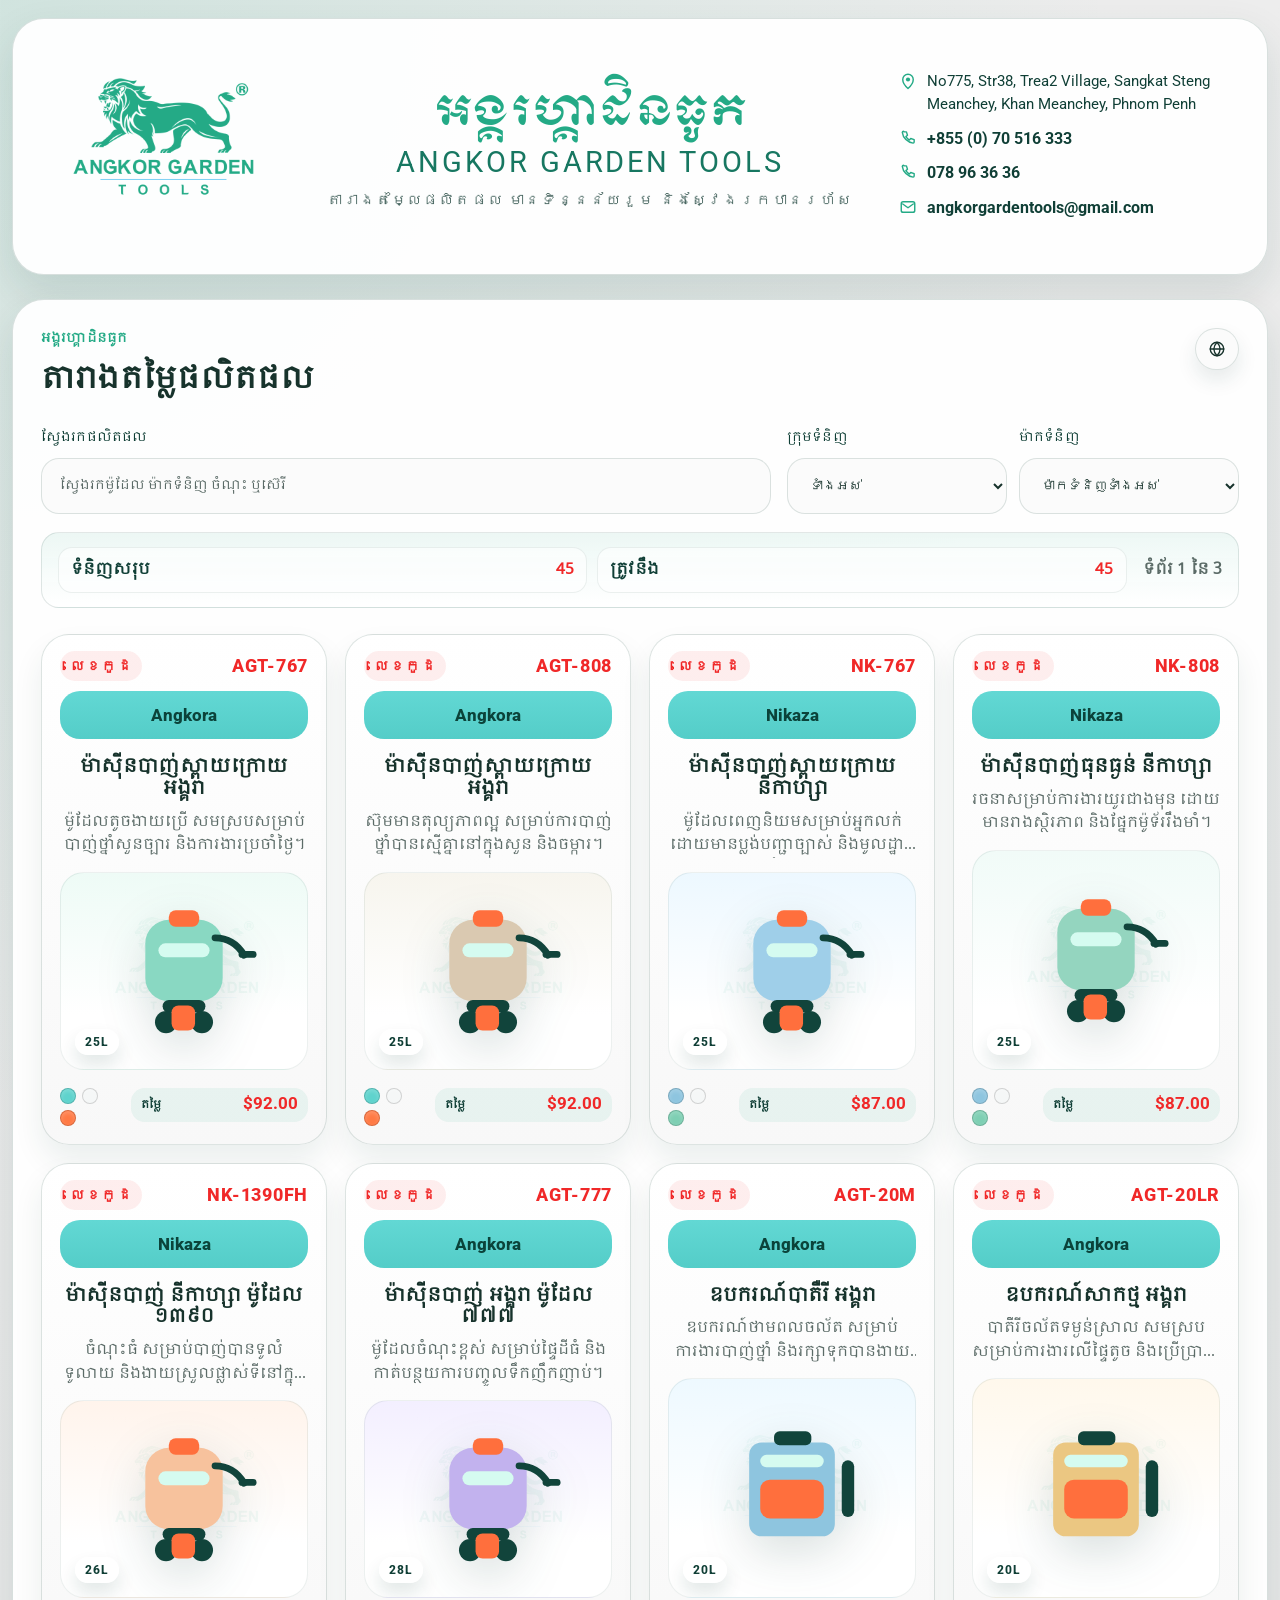
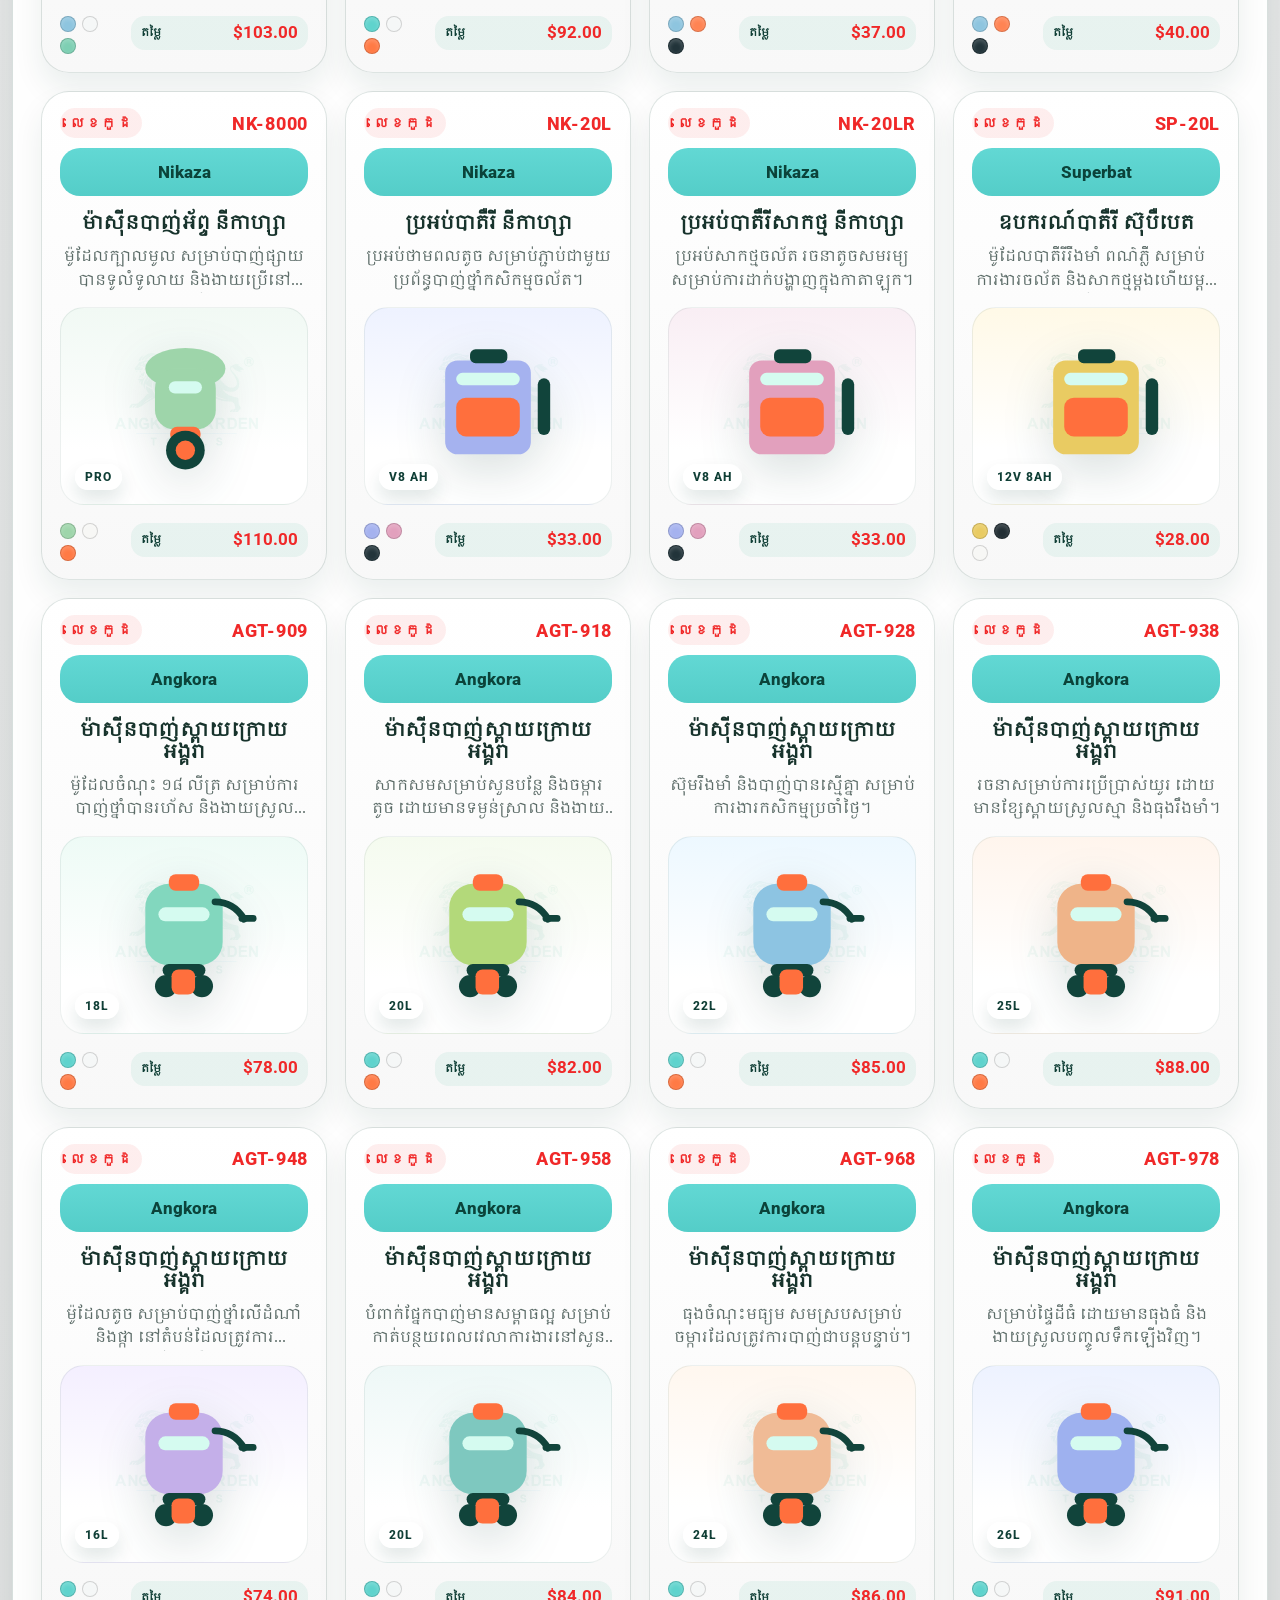
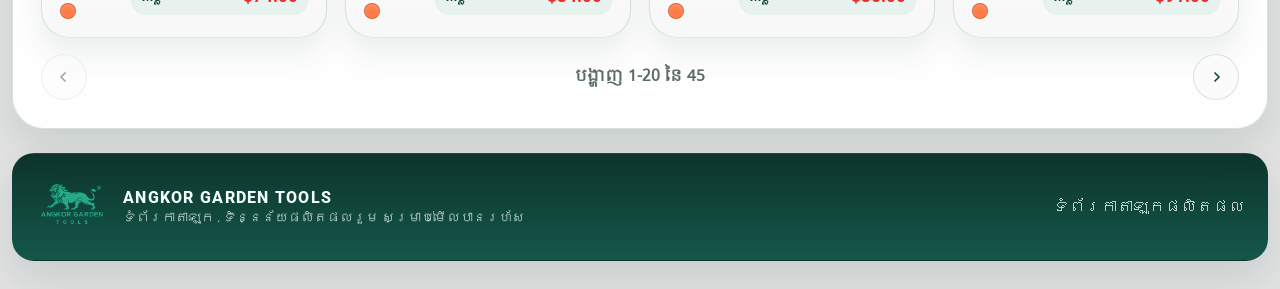
<file: users.html>
<!DOCTYPE html>
<html lang="en">
<head>
  <meta charset="UTF-8">
  <meta name="viewport" content="width=device-width, initial-scale=1.0">
  <title>តារាងតម្លៃផលិតផល | Angkor Garden Tools</title>
  <meta
    name="description"
    content="Angkor Garden Tools product detail layout with the same catalog data in a cleaner brochure-inspired format."
  >
  <link rel="icon" type="image/png" href="logo.png">
  <link rel="shortcut icon" href="logo.png">
  <link rel="apple-touch-icon" href="logo.png">
  <link rel="stylesheet" href="styles.css?v=20260324-5">
</head>
<body class="users-page" data-catalog-view="user">
  <svg class="catalog-symbols" aria-hidden="true" focusable="false">
    <symbol id="icon-sprayer" viewBox="0 0 220 220">
      <rect x="54" y="36" width="112" height="118" rx="34" fill="currentColor"></rect>
      <rect x="88" y="22" width="44" height="24" rx="10" fill="#ff6f3d"></rect>
      <rect x="73" y="70" width="74" height="20" rx="10" fill="#d5fbf0"></rect>
      <rect x="79" y="152" width="62" height="18" rx="9" fill="#11443b"></rect>
      <circle cx="84" cy="184" r="16" fill="#11443b"></circle>
      <circle cx="136" cy="184" r="16" fill="#11443b"></circle>
      <rect x="92" y="160" width="34" height="36" rx="10" fill="#ff6f3d"></rect>
      <path d="M155 62c21 0 33 10 42 25" stroke="#11443b" stroke-width="10" stroke-linecap="round" fill="none"></path>
      <path d="M194 86h16" stroke="#11443b" stroke-width="10" stroke-linecap="round"></path>
    </symbol>
    <symbol id="icon-mister" viewBox="0 0 220 220">
      <ellipse cx="112" cy="56" rx="58" ry="30" fill="currentColor"></ellipse>
      <rect x="68" y="56" width="88" height="88" rx="28" fill="currentColor"></rect>
      <rect x="88" y="74" width="48" height="18" rx="9" fill="#d5fbf0"></rect>
      <rect x="90" y="140" width="44" height="22" rx="10" fill="#ff6f3d"></rect>
      <circle cx="112" cy="174" r="28" fill="#11443b"></circle>
      <circle cx="112" cy="174" r="14" fill="#ff6f3d"></circle>
    </symbol>
    <symbol id="icon-battery" viewBox="0 0 220 220">
      <rect x="48" y="44" width="124" height="136" rx="18" fill="currentColor"></rect>
      <rect x="84" y="28" width="54" height="20" rx="8" fill="#11443b"></rect>
      <rect x="64" y="62" width="92" height="18" rx="9" fill="#d5fbf0"></rect>
      <rect x="64" y="98" width="92" height="56" rx="14" fill="#ff6f3d"></rect>
      <rect x="182" y="70" width="18" height="82" rx="9" fill="#11443b"></rect>
    </symbol>
    <symbol id="icon-location" viewBox="0 0 24 24">
      <path
        d="M12 22s7-6.2 7-12a7 7 0 1 0-14 0c0 5.8 7 12 7 12Z"
        fill="none"
        stroke="currentColor"
        stroke-width="1.9"
        stroke-linejoin="round"
      ></path>
      <circle cx="12" cy="10" r="2.8" fill="currentColor"></circle>
    </symbol>
    <symbol id="icon-phone" viewBox="0 0 24 24">
      <path
        d="M6.8 3.8h3.1l1.4 4.5-2.1 1.9a15.5 15.5 0 0 0 4.6 4.6l1.9-2.1 4.5 1.4v3.1c0 .8-.6 1.5-1.4 1.6a16.5 16.5 0 0 1-14.4-14.4c.1-.8.8-1.4 1.6-1.4Z"
        fill="none"
        stroke="currentColor"
        stroke-width="1.9"
        stroke-linejoin="round"
      ></path>
    </symbol>
    <symbol id="icon-mail" viewBox="0 0 24 24">
      <rect x="3" y="5" width="18" height="14" rx="2.5" fill="none" stroke="currentColor" stroke-width="1.9"></rect>
      <path d="m5 8 7 5 7-5" fill="none" stroke="currentColor" stroke-width="1.9" stroke-linecap="round" stroke-linejoin="round"></path>
    </symbol>
    <symbol id="icon-telegram" viewBox="0 0 24 24">
      <path d="M21 4 3.8 10.6c-.8.3-.8 1.4.1 1.7l4.4 1.4 1.7 5c.3.8 1.4.9 1.8.1L21 4Z" fill="none" stroke="currentColor" stroke-width="1.9" stroke-linejoin="round"></path>
      <path d="m8.4 13.4 9.5-7.3" fill="none" stroke="currentColor" stroke-width="1.9" stroke-linecap="round"></path>
    </symbol>
    <symbol id="icon-link" viewBox="0 0 24 24">
      <path d="M10.6 13.4 8.5 15.5a3.25 3.25 0 1 1-4.6-4.6L6 8.8" fill="none" stroke="currentColor" stroke-width="1.9" stroke-linecap="round"></path>
      <path d="m13.4 10.6 2.1-2.1a3.25 3.25 0 1 1 4.6 4.6L18 15.2" fill="none" stroke="currentColor" stroke-width="1.9" stroke-linecap="round"></path>
      <path d="m8.5 15.5 7-7" fill="none" stroke="currentColor" stroke-width="1.9" stroke-linecap="round"></path>
    </symbol>
    <symbol id="icon-language" viewBox="0 0 24 24">
      <circle cx="12" cy="12" r="9" fill="none" stroke="currentColor" stroke-width="1.8"></circle>
      <path d="M3 12h18" fill="none" stroke="currentColor" stroke-width="1.8" stroke-linecap="round"></path>
      <path d="M12 3c2.8 3.1 4.2 6.1 4.2 9S14.8 17.9 12 21c-2.8-3.1-4.2-6.1-4.2-9S9.2 6.1 12 3Z" fill="none" stroke="currentColor" stroke-width="1.8" stroke-linejoin="round"></path>
    </symbol>
  </svg>

  <div class="page-shell">
    <header class="hero">
      <div class="hero__top">
        <a class="hero__logo-wrap" href="#catalog" aria-label="Go to product detail">
          <img class="hero__logo" src="logo-transparent.png" alt="Angkor Garden Tools logo">
        </a>

        <div class="hero__title-block">
          <p class="hero__khmer" lang="km">អង្គរហ្គាដិនធូក</p>
          <p class="hero__english">ANGKOR GARDEN TOOLS</p>
          <p class="hero__subline" id="heroSubline">Product detail new version with the same catalog data</p>
        </div>

        <div class="hero__contact" id="contact">
          <p class="hero__address">
            <svg aria-hidden="true"><use href="#icon-location"></use></svg>
            <span>No775, Str38, Trea2 Village, Sangkat Steng Meanchey, Khan Meanchey, Phnom Penh</span>
          </p>
          <a class="hero__contact-item" href="tel:+85570516333">
            <svg aria-hidden="true"><use href="#icon-phone"></use></svg>
            <span>+855 (0) 70 516 333</span>
          </a>
          <a class="hero__contact-item" href="mailto:angkorgardentools@gmail.com">
            <svg aria-hidden="true"><use href="#icon-mail"></use></svg>
            <span>angkorgardentools@gmail.com</span>
          </a>
        </div>
      </div>

    </header>

    <main>
      <section class="finder" id="catalog">
        <div class="section-heading">
          <div>
            <p class="eyebrow" id="catalogEyebrow">Angkor Garden Tools</p>
            <h2 id="catalogTitle">តារាងតម្លៃផលិតផល</h2>
          </div>
          <div class="section-heading__actions">
            <div class="language-picker" id="languageMenuRoot">
              <span class="sr-only" id="languageLabel">ភាសា</span>
              <button
                class="toggle-button toggle-button--icon language-picker__trigger"
                id="languageMenuButton"
                type="button"
                aria-label="ភាសា"
                title="ភាសា"
                aria-haspopup="true"
                aria-expanded="false"
                aria-controls="languageMenu"
              >
                <svg class="toggle-button__icon" aria-hidden="true"><use href="#icon-language"></use></svg>
              </button>
              <div class="language-picker__menu" id="languageMenu" role="menu" aria-labelledby="languageLabel" hidden>
                <button class="toggle-button toggle-button--compact" id="languageEnglish" data-language-option="en" type="button" role="menuitemradio" aria-checked="false" aria-label="English" title="English">
                  <span class="toggle-button__abbr" aria-hidden="true">EN</span>
                </button>
                <button class="toggle-button toggle-button--compact is-active" id="languageKhmer" data-language-option="km" type="button" role="menuitemradio" aria-checked="true" aria-label="Khmer" title="Khmer">
                  <span class="toggle-button__abbr" aria-hidden="true">KH</span>
                </button>
              </div>
            </div>
          </div>
        </div>

        <div class="finder__controls">
          <label class="search-field" for="searchInput">
            <span id="searchLabel">ស្វែងរកផលិតផល</span>
            <input
              id="searchInput"
              type="search"
              placeholder="ស្វែងរកម៉ូដែល ម៉ាកទំនិញ ចំណុះ ឬស៊េរី"
              autocomplete="off"
            >
          </label>

          <div class="finder__filters">
            <label class="select-field" for="typeFilter">
              <span id="typeFilterLabel">ក្រុមទំនិញ</span>
              <select id="typeFilter">
                <option value="all" id="typeOptionAll">ទាំងអស់</option>
                <option value="featured" id="typeOptionFeatured">ពេញនិយម</option>
                <option value="sprayer" id="typeOptionSprayer">ម៉ាស៊ីនបាញ់</option>
                <option value="battery" id="typeOptionBattery">បាតឺរី</option>
              </select>
            </label>

            <label class="select-field" for="brandFilter">
              <span id="brandFilterLabel">ម៉ាកទំនិញ</span>
              <select id="brandFilter">
                <option value="all">ម៉ាកទំនិញទាំងអស់</option>
              </select>
            </label>
          </div>
        </div>

        <div class="catalog-toolbar" aria-live="polite">
          <p class="catalog-toolbar__summary">
            <span class="catalog-toolbar__stat">
              <span id="totalRecordsLabel">ទំនិញសរុប</span>
              <strong id="totalRecords">0</strong>
            </span>
            <span class="catalog-toolbar__stat">
              <span id="matchingRecordsLabel">ត្រូវនឹង</span>
              <strong id="matchingRecords">0</strong>
            </span>
          </p>
          <p class="catalog-toolbar__page" id="pageStatus">ទំព័រ 1 នៃ 1</p>
        </div>

        <div class="catalog-grid"></div>

        <p class="empty-state" id="emptyStateMessage" hidden>មិនមានផលិតផលត្រូវនឹងការស្វែងរកនេះទេ។</p>

        <div class="pagination" aria-label="Catalog pagination">
          <button class="pagination__button pagination__button--icon" id="prevPage" type="button" aria-label="Previous page" title="Previous page">
            <svg viewBox="0 0 24 24" aria-hidden="true">
              <path d="M14.71 6.71 9.41 12l5.3 5.29-1.42 1.42L6.59 12l6.7-6.71z"></path>
            </svg>
          </button>
          <p class="pagination__status" id="paginationStatus">បង្ហាញ 0-0 នៃ 0</p>
          <button class="pagination__button pagination__button--icon" id="nextPage" type="button" aria-label="Next page" title="Next page">
            <svg viewBox="0 0 24 24" aria-hidden="true">
              <path d="m9.29 6.71 1.42-1.42L17.41 12l-6.7 6.71-1.42-1.42L14.59 12z"></path>
            </svg>
          </button>
        </div>
      </section>

    </main>

    <footer class="site-footer">
      <div class="site-footer__brand">
        <img src="logo.png" alt="" aria-hidden="true">
        <div>
          <p>ANGKOR GARDEN TOOLS</p>
          <small id="siteFooterText">Product detail layout . New version</small>
        </div>
      </div>
      <p class="site-footer__page" id="siteFooterPage">Same catalog data . Updated header and board</p>
    </footer>
  </div>

  <script src="catalog-data.js"></script>
  <script src="catalog-store.js?v=20260324-2"></script>
  <script src="app.js?v=20260324-4"></script>
</body>
</html>
</file>
<file: styles.css>
@import url("https://fonts.googleapis.com/css2?family=Roboto:wght@400;500;700;800;900&display=swap");

@font-face {
  font-family: "AngkorSovannRound";
  src: url("Fonts/ANGKOR%20SOVANN%20ROUND.TTF") format("truetype");
  font-display: swap;
}

@font-face {
  font-family: "AngkorSovannPreahVihear";
  src: url("Fonts/ANGKOR%20SOVANN%20PREAH%20VIHEAR.TTF") format("truetype");
  font-display: swap;
}

@font-face {
  font-family: "AngkorSovannNokorreach";
  src: url("Fonts/ANGKOR%20SOVANN%20NOKORREACH.TTF") format("truetype");
  font-display: swap;
}

@font-face {
  font-family: "AngkorSovannTorngvorng";
  src: url("Fonts/ANGKOR%20SOVANN%20TORNGVORNG%20V201.TTF") format("truetype");
  font-display: swap;
}

@font-face {
  font-family: "KhJrungThom";
  src: url("Fonts/KH%20JRUNG%20THOM%20%5BVERSION%202.00%5D.TTF") format("truetype");
  font-display: swap;
}

@font-face {
  font-family: "KasseUltraFLF";
  src: url("Fonts/KASSEULTRAFLF.TTF") format("truetype");
  font-display: swap;
}

@font-face {
  font-family: "KhmerRegular";
  src: url("Fonts/Khmer-Regular.ttf") format("truetype");
  font-display: swap;
}

:root {
  --brand: #24aa86;
  --brand-deep: #177761;
  --brand-dark: #103f36;
  --brand-soft: #5fd3cd;
  --paper: #f2f2f2;
  --card: #ffffff;
  --ink: #17332c;
  --muted: #5b6b67;
  --line: rgba(16, 63, 54, 0.16);
  --danger: #f02828;
  --shadow: 0 18px 42px rgba(16, 63, 54, 0.12);
  --page-glow: rgba(36, 170, 134, 0.14);
  --page-start: #ededed;
  --page-end: #e2e2e2;
  --surface: rgba(255, 255, 255, 0.95);
  --surface-alt: rgba(255, 255, 255, 0.96);
  --surface-soft: #fbfbfb;
  --card-top: #ffffff;
  --card-bottom: #f8f8f8;
  --footer-top: #0d342c;
  --footer-bottom: #145749;
  --footer-text: #effff8;
  --footer-muted: rgba(239, 255, 248, 0.76);
  --radius-xl: 32px;
  --radius-lg: 24px;
  --radius-md: 18px;
  --font-body: "Roboto", "Segoe UI", "Trebuchet MS", sans-serif;
  --font-ui: "Roboto", "Segoe UI", "Trebuchet MS", sans-serif;
  --font-display: "Roboto", "Segoe UI", "Trebuchet MS", sans-serif;
  --font-kh-hero: "AngkorSovannNokorreach", "Leelawadee UI", sans-serif;
  --font-kh-display: "KhmerRegular", "Noto Sans Khmer", "Khmer OS Battambang", "Arial", sans-serif;
  --font-kh-ui: "KhmerRegular", "Noto Sans Khmer", "Khmer OS Battambang", "Arial", sans-serif;
}

* {
  box-sizing: border-box;
}

html {
  scroll-behavior: smooth;
}

body {
  margin: 0;
  min-height: 100vh;
  color: var(--ink);
  background:
    radial-gradient(circle at top left, var(--page-glow), transparent 30%),
    linear-gradient(180deg, var(--page-start) 0%, var(--page-end) 100%);
  font-family: var(--font-body);
  transition: background 180ms ease, color 180ms ease;
}

body[data-theme="dark"] {
  --brand: #34d4aa;
  --brand-deep: #f0fffb;
  --brand-dark: #ddfff8;
  --paper: #0d1417;
  --card: #101b1f;
  --ink: #edf8f5;
  --muted: #bdd0ca;
  --line: rgba(191, 255, 236, 0.16);
  --danger: #ff6767;
  --shadow: 0 18px 42px rgba(0, 0, 0, 0.35);
  --page-glow: rgba(36, 170, 134, 0.18);
  --page-start: #0d1417;
  --page-end: #152126;
  --surface: rgba(14, 22, 26, 0.95);
  --surface-alt: rgba(18, 30, 35, 0.96);
  --surface-soft: #16262b;
  --card-top: #1a2b30;
  --card-bottom: #122026;
  --footer-top: #071210;
  --footer-bottom: #0f2a23;
  --footer-text: #f1fffa;
  --footer-muted: rgba(241, 255, 250, 0.72);
}

body::before {
  content: "";
  position: fixed;
  inset: 0;
  z-index: -1;
  pointer-events: none;
  background:
    linear-gradient(90deg, rgba(255, 255, 255, 0.12) 0, rgba(255, 255, 255, 0.12) 1px, transparent 1px, transparent 64px),
    linear-gradient(rgba(255, 255, 255, 0.06) 0, rgba(255, 255, 255, 0.06) 1px, transparent 1px, transparent 64px);
  opacity: 0.35;
}

.sr-only {
  position: absolute;
  width: 1px;
  height: 1px;
  padding: 0;
  margin: -1px;
  overflow: hidden;
  clip: rect(0, 0, 0, 0);
  white-space: nowrap;
  border: 0;
}

img {
  display: block;
  max-width: 100%;
}

a {
  color: inherit;
  text-decoration: none;
}

button,
input {
  font: inherit;
}

.catalog-symbols {
  position: absolute;
  width: 0;
  height: 0;
  overflow: hidden;
}

.page-shell {
  width: min(1320px, calc(100% - 24px));
  margin: 18px auto 28px;
}

.hero,
.finder,
.catalog-notes,
.site-footer {
  border: 1px solid var(--line);
  box-shadow: var(--shadow);
}

.hero,
.finder,
.catalog-notes {
  background: var(--surface);
}

.hero {
  padding: 24px 28px 26px;
  border-radius: var(--radius-xl);
}

.hero__top {
  display: grid;
  grid-template-columns: minmax(190px, 240px) minmax(280px, 1fr) minmax(270px, 340px);
  gap: 24px;
  align-items: center;
}

.hero__logo-wrap {
  display: flex;
  justify-content: center;
  align-items: center;
  min-height: 188px;
  padding: 16px;
  border-radius: 26px;
  background:
    radial-gradient(circle at top, rgba(36, 170, 134, 0.18), transparent 60%),
    #071614;
  border: 1px solid rgba(36, 170, 134, 0.2);
}

.hero__logo {
  width: min(100%, 210px);
}

body.users-page .hero__logo-wrap,
body.detail-page-view .hero__logo-wrap {
  min-height: auto;
  padding: 0;
  border: 0;
  border-radius: 0;
  background: transparent;
}

.hero__title-block {
  text-align: center;
}

.hero__khmer,
.hero__english,
.hero__subline,
.hero__contact p,
.hero__contact a {
  margin: 0;
}

.hero__khmer {
  color: var(--brand);
  font-family: var(--font-kh-hero);
  font-size: clamp(2rem, 3.6vw, 3.35rem);
  line-height: 1.14;
}

.hero__english {
  margin-top: 10px;
  color: var(--brand-deep);
  font-family: var(--font-ui);
  font-size: clamp(1.45rem, 2.3vw, 2.4rem);
  letter-spacing: 0.1em;
}

.hero__subline {
  margin-top: 12px;
  color: #486660;
  font-family: var(--font-ui);
  font-size: 0.92rem;
  letter-spacing: 0.08em;
  text-transform: uppercase;
}

.hero__contact {
  display: grid;
  gap: 10px;
  align-self: stretch;
  align-content: center;
}

.hero__address,
.hero__contact-item {
  display: flex;
  align-items: flex-start;
  gap: 10px;
  line-height: 1.55;
}

.hero__contact svg {
  width: 18px;
  height: 18px;
  flex: 0 0 auto;
  margin-top: 2px;
  color: var(--brand);
}

.hero__address {
  color: var(--brand-dark);
  font-size: 0.94rem;
}

.hero__contact-item {
  color: var(--brand-dark);
  font-weight: 700;
}

.eyebrow {
  margin: 0 0 12px;
  color: var(--brand);
  font-family: var(--font-ui);
  font-size: 0.82rem;
  font-weight: 700;
  letter-spacing: 0.14em;
  text-transform: uppercase;
}

.section-heading h1,
.section-heading h2,
.catalog-card__body h3,
.catalog-notes h2 {
  margin: 0;
  font-family: var(--font-display);
}

main {
  display: grid;
  gap: 24px;
  margin-top: 24px;
}

.finder {
  padding: 28px;
  border-radius: var(--radius-xl);
}

.section-heading {
  display: grid;
  grid-template-columns: minmax(0, 1fr) minmax(280px, 430px);
  gap: 20px;
  align-items: start;
}

.section-heading h1,
.section-heading h2 {
  font-size: clamp(1.75rem, 2.8vw, 2.8rem);
  line-height: 1.08;
}

.section-heading__actions {
  display: grid;
  grid-template-columns: auto;
  gap: 12px;
  justify-self: end;
  justify-items: end;
}

.control-group {
  padding: 16px 18px;
  border: 1px solid rgba(16, 63, 54, 0.12);
  border-radius: 20px;
  background: linear-gradient(180deg, rgba(36, 170, 134, 0.08), var(--surface-alt));
  box-shadow: inset 0 1px 0 rgba(255, 255, 255, 0.28);
}

.control-group__label {
  margin: 0 0 12px;
  color: var(--muted);
  font-family: var(--font-ui);
  font-size: 0.76rem;
  font-weight: 700;
  letter-spacing: 0.12em;
  text-transform: uppercase;
}

.language-picker {
  position: relative;
  display: inline-flex;
  justify-content: flex-end;
}

.language-picker__trigger {
  box-shadow: 0 10px 20px rgba(16, 63, 54, 0.1);
}

.language-picker.is-open .language-picker__trigger {
  border-color: rgba(36, 170, 134, 0.36);
  box-shadow: 0 12px 24px rgba(36, 170, 134, 0.16);
}

.language-picker__menu {
  position: absolute;
  top: calc(100% + 10px);
  right: 0;
  z-index: 20;
  display: grid;
  gap: 8px;
  min-width: 84px;
  padding: 10px;
  border: 1px solid rgba(16, 63, 54, 0.12);
  border-radius: 20px;
  background: rgba(255, 255, 255, 0.96);
  box-shadow: 0 18px 32px rgba(16, 63, 54, 0.16);
  backdrop-filter: blur(12px);
}

.language-picker__menu[hidden] {
  display: none;
}

.language-picker__menu .toggle-button {
  width: 100%;
}

.toggle-row {
  display: flex;
  flex-wrap: wrap;
  align-items: center;
  gap: 8px;
}

.toggle-button {
  display: inline-flex;
  align-items: center;
  justify-content: center;
  min-height: 42px;
  padding: 0 14px;
  border: 1px solid rgba(16, 63, 54, 0.14);
  border-radius: 999px;
  background: var(--surface-soft);
  color: var(--ink);
  cursor: pointer;
  font-family: var(--font-ui);
  font-weight: 700;
  transition: transform 160ms ease, border-color 160ms ease, background 160ms ease, color 160ms ease, box-shadow 160ms ease;
}

.toggle-button--compact {
  min-width: 58px;
  padding: 0 12px;
}

.toggle-button--icon {
  width: 44px;
  min-width: 44px;
  padding: 0;
}

.toggle-button__abbr {
  display: block;
  font-size: 0.82rem;
  letter-spacing: 0.08em;
  line-height: 1;
}

.toggle-button__icon {
  width: 18px;
  height: 18px;
  display: block;
  margin: 0 auto;
}

.toggle-button:hover,
.toggle-button:focus-visible {
  transform: translateY(-2px);
  border-color: rgba(36, 170, 134, 0.36);
}

.toggle-button.is-active {
  border-color: transparent;
  background: var(--brand);
  color: #08241f;
  box-shadow: 0 10px 20px rgba(36, 170, 134, 0.22);
}

html[lang="km"] .eyebrow,
html[lang="km"] .control-group__label,
html[lang="km"] .search-field,
html[lang="km"] .select-field,
html[lang="km"] .toggle-button,
html[lang="km"] .pagination__button,
html[lang="km"] .pagination__status,
html[lang="km"] .catalog-toolbar__summary,
html[lang="km"] .catalog-toolbar__page,
html[lang="km"] .empty-state,
html[lang="km"] .catalog-card__meta span,
html[lang="km"] .catalog-card__price-row small {
  font-family: var(--font-kh-ui) !important;
  font-size-adjust: 0.52;
  letter-spacing: 0.01em;
  text-transform: none;
}

html[lang="km"] .section-heading h1,
html[lang="km"] .section-heading h2 {
  font-family: var(--font-kh-display) !important;
  font-size: clamp(1.45rem, 2.35vw, 2.15rem);
  font-weight: 800;
  line-height: 1.32;
}

html[lang="km"] .catalog-card__label {
  font-family: var(--font-body) !important;
}

html[lang="km"] .catalog-card__body h3,
html[lang="km"] .catalog-card__body p {
  font-family: var(--font-kh-ui) !important;
  letter-spacing: 0;
}

html[lang="km"] #detailHeading,
html[lang="km"] #similarTitle {
  font-family: var(--font-kh-display) !important;
  font-weight: 800;
}

html[lang="km"] .detail-back,
html[lang="km"] .detail-copy .eyebrow,
html[lang="km"] .detail-product-title,
html[lang="km"] .detail-product-description,
html[lang="km"] .detail-overview-card__label,
html[lang="km"] .detail-overview-card__value,
html[lang="km"] .detail-spec-sheet__title,
html[lang="km"] .detail-spec-sheet__copy,
html[lang="km"] .detail-spec-item__label,
html[lang="km"] .detail-spec-item__value,
html[lang="km"] .detail-feature-sheet__title,
html[lang="km"] .detail-feature-list__item,
html[lang="km"] .detail-fact__label,
html[lang="km"] .detail-fact strong,
html[lang="km"] .detail-chip-group__title,
html[lang="km"] .detail-chip,
html[lang="km"] .detail-price-card__label,
html[lang="km"] .stock-pill,
html[lang="km"] .detail-subcopy,
html[lang="km"] #detailBack,
html[lang="km"] #detailMissing {
  font-family: var(--font-kh-ui) !important;
}

.finder__controls {
  display: grid;
  grid-template-columns: minmax(0, 1fr) auto;
  gap: 16px;
  align-items: end;
  margin-top: 26px;
}

.search-field {
  display: grid;
  gap: 10px;
  color: var(--brand-dark);
  font-family: var(--font-ui);
  font-size: 0.82rem;
  letter-spacing: 0.1em;
  text-transform: uppercase;
}

.search-field input {
  width: 100%;
  min-height: 56px;
  padding: 0 18px;
  border: 1px solid rgba(16, 63, 54, 0.14);
  border-radius: var(--radius-md);
  background: var(--surface-soft);
  color: var(--ink);
  outline: none;
}

.search-field input::placeholder {
  color: var(--muted);
}

.search-field input:focus {
  border-color: rgba(36, 170, 134, 0.55);
  box-shadow: 0 0 0 4px rgba(36, 170, 134, 0.12);
}

.finder__filters {
  display: grid;
  grid-template-columns: repeat(2, minmax(170px, 220px));
  gap: 12px;
}

.select-field {
  display: grid;
  gap: 10px;
  color: var(--brand-dark);
  font-family: var(--font-ui);
  font-size: 0.82rem;
  letter-spacing: 0.1em;
  text-transform: uppercase;
}

.select-field select {
  min-height: 56px;
  padding: 0 18px;
  border: 1px solid rgba(16, 63, 54, 0.14);
  border-radius: var(--radius-md);
  background: var(--surface-soft);
  color: var(--ink);
  outline: none;
}

.select-field select:focus {
  border-color: rgba(36, 170, 134, 0.55);
  box-shadow: 0 0 0 4px rgba(36, 170, 134, 0.12);
}

.filter-chips {
  display: flex;
  flex-wrap: wrap;
  gap: 10px;
}

.filter-chip {
  min-height: 48px;
  padding: 0 18px;
  border: 1px solid rgba(16, 63, 54, 0.12);
  border-radius: 999px;
  background: var(--surface-soft);
  color: var(--brand-dark);
  cursor: pointer;
  font-weight: 700;
  transition: transform 160ms ease, border-color 160ms ease, background 160ms ease, color 160ms ease;
}

.filter-chip:hover,
.filter-chip:focus-visible {
  transform: translateY(-2px);
  border-color: rgba(36, 170, 134, 0.36);
}

.filter-chip.is-active {
  background: var(--brand);
  border-color: transparent;
  color: #08241f;
}

.catalog-toolbar {
  display: grid;
  grid-template-columns: minmax(0, 1fr) auto;
  align-items: start;
  gap: 16px;
  margin-top: 18px;
  padding: 14px 16px;
  border: 1px solid rgba(16, 63, 54, 0.12);
  border-radius: 18px;
  background: linear-gradient(180deg, rgba(36, 170, 134, 0.08), var(--surface-alt));
}

.catalog-toolbar__summary,
.catalog-toolbar__page,
.pagination__status {
  margin: 0;
}

.catalog-toolbar__summary {
  display: grid;
  grid-template-columns: repeat(auto-fit, minmax(120px, 1fr));
  gap: 10px;
  color: var(--brand-dark);
  font-family: var(--font-ui);
  font-weight: 700;
}

.catalog-toolbar__stat {
  display: flex;
  align-items: center;
  justify-content: space-between;
  gap: 10px;
  min-height: 46px;
  padding: 0 12px;
  border: 1px solid rgba(16, 63, 54, 0.08);
  border-radius: 14px;
  background: rgba(255, 255, 255, 0.58);
}

.catalog-toolbar__summary strong {
  color: var(--danger);
  line-height: 1;
}

.catalog-toolbar__dot {
  width: 6px;
  height: 6px;
  border-radius: 50%;
  background: var(--brand);
}

.catalog-toolbar__page {
  color: var(--muted);
  font-family: var(--font-ui);
  font-weight: 700;
  justify-self: end;
  align-self: center;
}

.catalog-grid {
  display: grid;
  grid-template-columns: repeat(4, minmax(0, 1fr));
  gap: 18px;
  margin-top: 26px;
  padding: 0;
  overflow: visible;
  border: 0;
  border-radius: 0;
  background: transparent;
}

.catalog-card {
  display: grid;
  grid-template-rows: auto auto auto 1fr auto;
  min-height: 100%;
  overflow: hidden;
  border: 1px solid rgba(16, 63, 54, 0.14);
  border-radius: 28px;
  background: linear-gradient(180deg, var(--card-top), var(--card-bottom));
  box-shadow: 0 16px 30px rgba(16, 63, 54, 0.08);
  transition: transform 180ms ease, box-shadow 180ms ease, border-color 180ms ease;
}

.catalog-card:hover {
  transform: translateY(-6px);
  border-color: rgba(36, 170, 134, 0.24);
  box-shadow: 0 22px 36px rgba(16, 63, 54, 0.14);
  z-index: 1;
}

.catalog-card[hidden] {
  display: none;
}

.catalog-card--link {
  color: inherit;
}

.catalog-card--link:hover,
.catalog-card--link:focus-visible {
  z-index: 1;
}

.catalog-card--link:focus-visible {
  outline: 2px solid rgba(36, 170, 134, 0.48);
  outline-offset: -2px;
  transform: translateY(-6px);
  box-shadow: 0 22px 36px rgba(16, 63, 54, 0.14);
}

.catalog-card__head {
  display: flex;
  justify-content: space-between;
  align-items: center;
  gap: 12px;
  padding: 16px 18px 10px;
}

.catalog-card__label {
  display: inline-flex;
  align-items: center;
  min-height: 30px;
  padding: 0 10px;
  border-radius: 999px;
  background: rgba(240, 40, 40, 0.08);
  color: var(--danger);
  font-family: var(--font-body);
  font-size: 0.92rem;
  font-weight: 800;
  letter-spacing: 0.04em;
}

.catalog-card__code {
  color: var(--danger);
  font-size: 1.14rem;
  font-weight: 800;
  letter-spacing: 0.04em;
}

.catalog-card__band {
  margin: 0 18px;
  padding: 14px 16px;
  border-radius: 20px;
  background: linear-gradient(180deg, #62d8d4, #54cdc8);
  text-align: center;
}

.catalog-card__brand {
  display: block;
  color: #0b433a;
  font-size: 1.06rem;
  font-weight: 800;
}

.catalog-card__volume {
  display: inline-flex;
  margin-top: 8px;
  padding: 6px 10px;
  border-radius: 999px;
  background: rgba(255, 255, 255, 0.82);
  color: var(--brand-dark);
  font-size: 0.74rem;
  font-weight: 800;
  letter-spacing: 0.08em;
  text-transform: uppercase;
}

.catalog-card__art .catalog-card__volume {
  position: absolute;
  left: 14px;
  bottom: 14px;
  z-index: 2;
  margin-top: 0;
  background: rgba(255, 255, 255, 0.94);
  box-shadow: 0 10px 18px rgba(16, 63, 54, 0.12);
}

.catalog-card__stock {
  display: inline-flex;
  margin-top: 8px;
  padding: 6px 10px;
  border-radius: 999px;
  font-size: 0.74rem;
  font-weight: 800;
  letter-spacing: 0.08em;
  text-transform: uppercase;
}

.catalog-card__stock--out {
  background: rgba(240, 40, 40, 0.14);
  color: var(--danger);
}

.catalog-card__art .catalog-card__stock {
  position: absolute;
  right: 12px;
  bottom: 12px;
  z-index: 2;
  align-items: center;
  justify-content: center;
  min-height: 28px;
  margin-top: 0;
  padding: 6px 12px;
  border: 1px solid rgba(240, 40, 40, 0.14);
  background: rgba(255, 241, 241, 0.96);
  box-shadow: 0 10px 18px rgba(16, 63, 54, 0.12);
  white-space: nowrap;
}

.catalog-card__body {
  padding: 18px 18px 14px;
  text-align: center;
}

.users-page .catalog-card__body h3[lang="km"],
.users-page .catalog-card__body p[lang="km"] {
  font-family: var(--font-kh-ui);
  letter-spacing: 0;
}

.catalog-card__body h3 {
  font-size: 1.18rem;
  line-height: 1.16;
}

.catalog-card__body p {
  margin: 10px 0 0;
  color: var(--muted);
  font-size: 0.94rem;
  line-height: 1.56;
  display: -webkit-box;
  overflow: hidden;
  text-overflow: ellipsis;
  -webkit-box-orient: vertical;
  -webkit-line-clamp: 2;
  line-clamp: 2;
}

.catalog-card__art {
  position: relative;
  min-height: 198px;
  margin: 0 18px 18px;
  overflow: hidden;
  border: 1px solid rgba(16, 63, 54, 0.08);
  border-radius: 24px;
  background: linear-gradient(180deg, var(--art-bg), var(--card-top) 72%);
  display: grid;
  place-items: center;
}

.catalog-card__art::before {
  content: "";
  position: absolute;
  inset: 16px;
  border-radius: 20px;
  background:
    radial-gradient(circle at top, rgba(255, 255, 255, 0.56), transparent 54%),
    url("logo.png") center/78% no-repeat;
  opacity: 0.06;
}

.catalog-card__art-image,
.detail-art__image {
  position: relative;
  z-index: 1;
  width: 100%;
  height: 100%;
  object-fit: contain;
  padding: 18px;
}

.catalog-card__art-icon,
.detail-art__icon {
  position: relative;
  z-index: 1;
  width: 74%;
  max-width: 152px;
  color: var(--art-color);
  filter: drop-shadow(0 16px 24px rgba(16, 63, 54, 0.16));
}

.catalog-card__art.is-image-ready .catalog-card__art-icon,
.detail-art__frame.is-image-ready .detail-art__icon {
  display: none;
}

.catalog-card__meta {
  display: flex;
  align-items: flex-start;
  justify-content: space-between;
  gap: 12px;
  padding: 0 18px 18px;
}

.catalog-card__meta span {
  color: var(--brand-dark);
  font-size: 0.86rem;
  font-weight: 700;
}

.catalog-card__colors {
  display: flex;
  flex-wrap: wrap;
  gap: 6px;
  align-items: center;
}

.catalog-card__meta span.catalog-card__color-dot {
  display: inline-block;
  width: 16px;
  height: 16px;
  border-radius: 50%;
  border: 1px solid rgba(0, 0, 0, 0.15);
  box-shadow: inset 0 2px 4px rgba(255, 255, 255, 0.2);
}

.catalog-card__price-stack {
  display: grid;
  gap: 8px;
  width: min(100%, 180px);
  margin-left: auto;
}

.catalog-card__price-row {
  display: flex;
  align-items: center;
  justify-content: space-between;
  gap: 10px;
  padding: 8px 10px;
  border-radius: 14px;
  background: rgba(36, 170, 134, 0.08);
}

.catalog-card__price-row + .catalog-card__price-row {
  background: rgba(240, 40, 40, 0.06);
}

.catalog-card__price-row small {
  color: var(--brand-dark);
  font-size: 0.7rem;
  font-weight: 800;
  letter-spacing: 0.08em;
  text-transform: uppercase;
}

.catalog-card__price-row strong {
  color: var(--danger);
  font-size: 1.04rem;
  line-height: 1;
}

.empty-state {
  margin: 18px 0 0;
  padding: 14px 16px;
  border-radius: 16px;
  background: rgba(36, 170, 134, 0.08);
  color: var(--brand-dark);
  font-weight: 700;
}

.pagination {
  display: flex;
  align-items: center;
  justify-content: space-between;
  gap: 14px;
  margin-top: 16px;
}

.pagination__button {
  min-width: 112px;
  min-height: 46px;
  padding: 0 18px;
  border: 1px solid rgba(16, 63, 54, 0.14);
  border-radius: 999px;
  background: var(--surface-soft);
  color: var(--brand-dark);
  cursor: pointer;
  font-family: var(--font-ui);
  font-weight: 700;
  transition: transform 160ms ease, border-color 160ms ease, background 160ms ease, opacity 160ms ease;
}

.pagination__button--icon {
  display: inline-flex;
  align-items: center;
  justify-content: center;
  width: 46px;
  min-width: 46px;
  padding: 0;
}

.pagination__button--icon svg {
  width: 18px;
  height: 18px;
  fill: currentColor;
}

.pagination__button:hover,
.pagination__button:focus-visible {
  transform: translateY(-2px);
  border-color: rgba(36, 170, 134, 0.36);
}

.pagination__button:disabled {
  cursor: not-allowed;
  opacity: 0.45;
  transform: none;
}

.pagination__status {
  color: var(--muted);
  font-family: var(--font-ui);
  font-weight: 700;
  text-align: center;
}

.detail-page,
.detail-similar {
  padding: 24px 28px 28px;
}

.detail-similar {
  margin-top: 24px;
}

body.detail-page-view .detail-similar .catalog-card__art::before {
  content: none;
}

.detail-back {
  display: inline-flex;
  align-items: center;
  justify-content: center;
  min-height: 46px;
  margin-top: 24px;
  padding: 0 18px;
  border: 1px solid rgba(16, 63, 54, 0.14);
  border-radius: 999px;
  background: var(--surface-soft);
  color: var(--brand-dark);
  font-family: var(--font-ui);
  font-weight: 700;
  transition: transform 160ms ease, border-color 160ms ease, background 160ms ease;
}

.detail-back:hover,
.detail-back:focus-visible {
  transform: translateY(-2px);
  border-color: rgba(36, 170, 134, 0.36);
}

.detail-layout {
  display: grid;
  grid-template-columns: minmax(300px, 380px) minmax(0, 1fr);
  gap: 24px;
  margin-top: 20px;
}

.detail-panel {
  padding: 24px;
  border: 1px solid var(--line);
  border-radius: 28px;
  background: linear-gradient(180deg, var(--card-top), var(--card-bottom));
}

.detail-panel__head {
  display: flex;
  align-items: flex-start;
  justify-content: space-between;
  gap: 16px;
}

.detail-panel__head .eyebrow {
  margin: 0;
}

.detail-panel__code {
  margin: 8px 0 0;
  color: var(--danger);
  font-size: 1.8rem;
  font-weight: 800;
  letter-spacing: 0.06em;
}

.detail-panel__band {
  display: flex;
  align-items: center;
  justify-content: space-between;
  gap: 12px;
  margin-top: 22px;
  padding: 14px 16px;
  border-radius: 20px;
  background: linear-gradient(180deg, #62d8d4, #54cdc8);
}

.detail-panel__brand {
  color: #0b433a;
  font-size: 1.08rem;
  font-weight: 800;
}

.detail-panel__volume {
  display: inline-flex;
  padding: 7px 12px;
  border-radius: 999px;
  background: rgba(255, 255, 255, 0.82);
  color: var(--brand-dark);
  font-size: 0.76rem;
  font-weight: 800;
  letter-spacing: 0.08em;
  text-transform: uppercase;
}

.detail-panel__band-meta {
  display: inline-flex;
  flex-wrap: wrap;
  align-items: center;
  justify-content: flex-end;
  gap: 10px;
}

.detail-art {
  margin-top: 20px;
}

.detail-art__frame {
  position: relative;
  min-height: 360px;
  overflow: hidden;
  border: 1px solid rgba(16, 63, 54, 0.08);
  border-radius: 28px;
  background: linear-gradient(180deg, var(--art-bg), var(--card-top) 72%);
  display: grid;
  place-items: center;
}

.detail-art__frame::before {
  content: none;
}

.detail-art__icon {
  position: relative;
  z-index: 1;
  width: min(74%, 260px);
  color: var(--art-color);
  filter: drop-shadow(0 20px 26px rgba(16, 63, 54, 0.18));
}

.detail-copy .eyebrow,
.detail-product-title,
.detail-product-description {
  margin: 0;
}

.detail-product-title {
  margin-top: 10px;
  font-size: clamp(1.7rem, 3vw, 2.45rem);
  line-height: 1.16;
}

.detail-product-description {
  margin-top: 14px;
  color: var(--muted);
  font-size: 1rem;
  line-height: 1.8;
}

.detail-overview {
  display: grid;
  grid-template-columns: repeat(2, minmax(0, 1fr));
  gap: 14px;
  margin-top: 24px;
}

.detail-overview-card {
  padding: 18px 20px;
  border: 1px solid var(--line);
  border-radius: 22px;
  background:
    linear-gradient(180deg, rgba(36, 170, 134, 0.09), rgba(255, 255, 255, 0.96)),
    #ffffff;
}

.detail-overview-card__label {
  display: block;
  color: var(--muted);
  font-family: var(--font-ui);
  font-size: 0.76rem;
  font-weight: 800;
  letter-spacing: 0.08em;
  text-transform: uppercase;
}

.detail-overview-card__value {
  display: block;
  margin-top: 10px;
  color: var(--brand-dark);
  font-size: 1.08rem;
  line-height: 1.35;
}

.detail-spec-sheet,
.detail-feature-sheet {
  margin-top: 24px;
  border: 1px solid var(--line);
  border-radius: 24px;
  overflow: hidden;
  background: linear-gradient(180deg, rgba(247, 251, 250, 0.94), rgba(255, 255, 255, 0.98));
}

.detail-spec-sheet__head,
.detail-feature-sheet__head {
  display: grid;
  gap: 8px;
  padding: 18px 20px;
  border-bottom: 1px solid var(--line);
}

.detail-spec-sheet__title,
.detail-feature-sheet__title {
  margin: 0;
  color: var(--brand-dark);
  font-size: 1rem;
}

.detail-spec-sheet__copy {
  margin: 0;
  color: var(--muted);
  font-size: 0.92rem;
  line-height: 1.65;
  max-width: 48ch;
}

.detail-spec-listing {
  display: grid;
  gap: 12px;
  padding: 16px;
}

.detail-spec-item {
  display: grid;
  grid-template-columns: minmax(150px, 0.9fr) minmax(0, 2fr);
  gap: 16px;
  align-items: start;
  padding: 16px 18px;
  border: 1px solid rgba(16, 63, 54, 0.08);
  border-radius: 20px;
  background: rgba(255, 255, 255, 0.9);
}

.detail-spec-item__label {
  color: var(--muted);
  font-family: var(--font-ui);
  font-size: 0.8rem;
  font-weight: 800;
  letter-spacing: 0.08em;
  text-transform: uppercase;
}

.detail-spec-item__value {
  margin: 0;
  color: #183f38;
  font-size: 0.98rem;
  line-height: 1.75;
  word-break: break-word;
}

.detail-feature-list {
  display: grid;
  gap: 10px;
  margin: 0;
  padding: 18px 20px 22px 38px;
}

.detail-feature-list__item {
  color: #183f38;
  line-height: 1.75;
}

.detail-facts {
  display: grid;
  grid-template-columns: repeat(3, minmax(0, 1fr));
  gap: 14px;
  margin-top: 24px;
}

.detail-fact {
  padding: 16px 18px;
  border: 1px solid var(--line);
  border-radius: 20px;
  background: var(--surface-soft);
}

.detail-fact__label {
  display: block;
  color: var(--muted);
  font-family: var(--font-ui);
  font-size: 0.78rem;
  font-weight: 800;
  letter-spacing: 0.08em;
  text-transform: uppercase;
}

.detail-fact strong {
  display: block;
  margin-top: 12px;
  color: var(--brand-dark);
  font-size: 1.08rem;
}

.stock-pill {
  display: inline-flex;
  align-items: center;
  justify-content: center;
  min-height: 40px;
  padding: 0 14px;
  border-radius: 999px;
  font-family: var(--font-ui);
  font-size: 0.78rem;
  font-weight: 800;
  letter-spacing: 0.04em;
}

.stock-pill[hidden] {
  display: none !important;
}

.stock-pill--in {
  background: rgba(36, 170, 134, 0.12);
  color: var(--brand-dark);
}

.stock-pill--low {
  background: rgba(255, 182, 71, 0.18);
  color: #87520a;
}

.stock-pill--out {
  background: rgba(240, 40, 40, 0.12);
  color: var(--danger);
}

.detail-chip-groups {
  display: grid;
  grid-template-columns: repeat(2, minmax(0, 1fr));
  gap: 16px;
  margin-top: 24px;
}

.detail-chip-group--sizes {
  margin-top: 24px;
}

.detail-chip-group {
  padding: 18px;
  border: 1px solid var(--line);
  border-radius: 24px;
  background: var(--surface-soft);
}

.detail-chip-group__title {
  margin: 0 0 14px;
  color: var(--brand-dark);
  font-size: 1rem;
}

.detail-chip-row {
  display: flex;
  flex-wrap: wrap;
  gap: 12px;
}

.detail-chip {
  display: inline-flex;
  align-items: center;
  gap: 10px;
  min-height: 42px;
  padding: 0 14px;
  border: 1px solid var(--line);
  border-radius: 999px;
  background: rgba(36, 170, 134, 0.08);
  color: var(--brand-dark);
  font-weight: 700;
}

.detail-chip--link {
  transition: transform 160ms ease, border-color 160ms ease, background 160ms ease, color 160ms ease;
}

.detail-chip--link:hover,
.detail-chip--link:focus-visible {
  transform: translateY(-2px);
  border-color: rgba(36, 170, 134, 0.36);
}

.detail-chip--link.is-active {
  border-color: transparent;
  background: var(--brand);
  color: #08241f;
  box-shadow: 0 10px 20px rgba(36, 170, 134, 0.16);
}

.detail-chip__swatch {
  width: 18px;
  height: 18px;
  border: 1px solid rgba(16, 63, 54, 0.16);
  border-radius: 50%;
  flex: none;
}

.detail-price-list {
  display: grid;
  grid-template-columns: repeat(2, minmax(0, 1fr));
  gap: 14px;
  margin-top: 24px;
}

.detail-price-card {
  padding: 18px 20px;
  border: 1px solid var(--line);
  border-radius: 24px;
  background: linear-gradient(180deg, rgba(36, 170, 134, 0.08), rgba(255, 255, 255, 0.84));
}

.detail-price-card:nth-child(2) {
  background: linear-gradient(180deg, rgba(240, 40, 40, 0.06), rgba(255, 255, 255, 0.84));
}

.detail-price-card__label {
  display: block;
  color: var(--brand-dark);
  font-size: 0.78rem;
  font-weight: 800;
  letter-spacing: 0.08em;
  text-transform: uppercase;
}

.detail-price-card strong {
  display: block;
  margin-top: 10px;
  color: var(--danger);
  font-size: 1.7rem;
  line-height: 1;
}

.detail-subcopy {
  margin: 10px 0 0;
  color: var(--muted);
  line-height: 1.7;
  max-width: 52ch;
}

.similar-grid {
  display: grid;
  grid-template-columns: repeat(4, minmax(0, 1fr));
  gap: 18px;
  margin-top: 22px;
  padding: 0;
  overflow: visible;
  border: 0;
  border-radius: 0;
  background: transparent;
}

.catalog-notes {
  display: grid;
  grid-template-columns: repeat(3, 1fr);
  gap: 1px;
  padding: 1px;
  overflow: hidden;
  border-radius: 24px;
  background: rgba(16, 63, 54, 0.22);
}

.catalog-notes article {
  padding: 26px;
  background: var(--surface-alt);
}

.catalog-notes h2 {
  font-size: clamp(1.5rem, 2.2vw, 2.1rem);
  line-height: 1.1;
}

.catalog-notes p {
  margin: 14px 0 0;
  color: var(--muted);
  line-height: 1.72;
}

.note-list {
  margin: 14px 0 0;
  padding: 0;
  list-style: none;
}

.note-list li {
  color: var(--brand-dark);
  font-weight: 700;
}

.note-list li + li {
  margin-top: 10px;
}

.site-footer {
  display: flex;
  align-items: center;
  justify-content: space-between;
  gap: 18px;
  margin-top: 24px;
  padding: 18px 22px;
  border-radius: 22px;
  background: linear-gradient(180deg, var(--footer-top), var(--footer-bottom));
  color: var(--footer-text);
}

.site-footer__brand {
  display: flex;
  align-items: center;
  gap: 16px;
}

.site-footer__brand img {
  width: 72px;
  border-radius: 12px;
}

.site-footer__brand p,
.site-footer__brand small,
.site-footer__page {
  margin: 0;
}

.site-footer__brand p {
  font-weight: 800;
  letter-spacing: 0.08em;
}

.site-footer__brand small,
.site-footer__page {
  color: var(--footer-muted);
}

body[data-theme="dark"] .hero__logo-wrap {
  border-color: rgba(95, 211, 205, 0.24);
}

body[data-theme="dark"] .hero__subline {
  color: #9ab7b0;
}

body[data-theme="dark"] .hero__english,
body[data-theme="dark"] .hero__address,
body[data-theme="dark"] .hero__contact-item,
body[data-theme="dark"] .catalog-card__meta span,
body[data-theme="dark"] .filter-chip,
body[data-theme="dark"] .pagination__button {
  color: #dff9f2;
}

body[data-theme="dark"] .catalog-card__band {
  background: linear-gradient(180deg, #2f8f8a, #256e69);
}

body[data-theme="dark"] .catalog-card {
  border-color: rgba(191, 255, 236, 0.14);
  box-shadow: 0 18px 30px rgba(0, 0, 0, 0.24);
}

body[data-theme="dark"] .catalog-card__brand {
  color: #effffb;
}

body[data-theme="dark"] .catalog-card__volume {
  background: rgba(255, 255, 255, 0.12);
  color: #edfffa;
}

body[data-theme="dark"] .catalog-card__body p {
  color: #c4d7d1;
}

body[data-theme="dark"] .catalog-card__art::before {
  opacity: 0.08;
}

body[data-theme="dark"] .control-group,
body[data-theme="dark"] .detail-back,
body[data-theme="dark"] .detail-panel,
body[data-theme="dark"] .detail-fact,
body[data-theme="dark"] .detail-chip-group,
body[data-theme="dark"] .detail-price-card,
body[data-theme="dark"] .catalog-toolbar__stat,
body[data-theme="dark"] .catalog-toolbar,
body[data-theme="dark"] .search-field input,
body[data-theme="dark"] .select-field select,
body[data-theme="dark"] .pagination__button,
body[data-theme="dark"] .toggle-button {
  border-color: rgba(191, 255, 236, 0.14);
}

body[data-theme="dark"] .language-picker__menu {
  border-color: rgba(191, 255, 236, 0.14);
  background: rgba(18, 30, 35, 0.96);
  box-shadow: 0 18px 32px rgba(0, 0, 0, 0.28);
}

body[data-theme="dark"] .toggle-button.is-active {
  color: #042019;
}

body[data-theme="dark"] .search-field input::placeholder {
  color: #a9c1bb;
}

body[data-theme="dark"] .detail-panel__band {
  background: linear-gradient(180deg, #2f8f8a, #256e69);
}

body[data-theme="dark"] .detail-panel__brand,
body[data-theme="dark"] .detail-panel__volume,
body[data-theme="dark"] .detail-fact strong,
body[data-theme="dark"] .detail-chip-group__title,
body[data-theme="dark"] .detail-chip,
body[data-theme="dark"] .detail-price-card__label {
  color: #effffb;
}

body[data-theme="dark"] .detail-panel__volume {
  background: rgba(255, 255, 255, 0.12);
}

body[data-theme="dark"] .detail-product-description,
body[data-theme="dark"] .detail-subcopy,
body[data-theme="dark"] .detail-fact__label {
  color: #c4d7d1;
}

body[data-theme="dark"] .detail-chip {
  background: rgba(95, 211, 205, 0.08);
}

body[data-theme="dark"] .detail-chip--link.is-active {
  color: #042019;
}

body[data-theme="dark"] .detail-price-card {
  background: linear-gradient(180deg, rgba(36, 170, 134, 0.14), rgba(17, 31, 36, 0.92));
}

body[data-theme="dark"] .detail-price-card:nth-child(2) {
  background: linear-gradient(180deg, rgba(240, 40, 40, 0.1), rgba(17, 31, 36, 0.92));
}

body[data-theme="dark"] .stock-pill--low {
  color: #ffe2ad;
}

body[data-theme="dark"] .stock-pill--out {
  color: #ffd1d1;
}

@media (max-width: 1100px) {
  .hero {
    padding: 22px 24px 24px;
  }

  .hero__top {
    grid-template-columns: minmax(150px, 210px) minmax(0, 1fr);
    align-items: start;
  }

  .hero__logo-wrap {
    min-height: 170px;
  }

  .hero__title-block {
    text-align: left;
  }

  .hero__contact {
    grid-column: 1 / -1;
    grid-template-columns: repeat(2, minmax(0, 1fr));
    gap: 12px 18px;
    padding-top: 18px;
    border-top: 1px solid rgba(16, 63, 54, 0.12);
  }

  .section-heading,
  .finder__controls,
  .catalog-notes {
    grid-template-columns: 1fr;
  }

  .section-heading__actions {
    grid-template-columns: auto;
    max-width: none;
    justify-items: end;
  }

  .catalog-grid {
    grid-template-columns: repeat(2, minmax(0, 1fr));
  }

  .detail-layout {
    grid-template-columns: 1fr;
  }

  .similar-grid {
    grid-template-columns: repeat(2, minmax(0, 1fr));
  }

  .finder__filters {
    grid-template-columns: repeat(2, minmax(0, 1fr));
  }
}

@media (max-width: 760px) {
  .page-shell {
    width: min(100% - 12px, 1320px);
    margin: 10px auto 18px;
  }

  main {
    gap: 16px;
    margin-top: 16px;
  }

  .hero,
  .finder {
    padding: 18px;
    border-radius: 24px;
  }

  .hero__top {
    grid-template-columns: 1fr;
    gap: 16px;
  }

  .hero__logo-wrap {
    min-height: 122px;
    max-width: 170px;
    margin: 0 auto;
    padding: 12px;
  }

  .hero__title-block {
    text-align: left;
  }

  .hero__khmer {
    font-size: clamp(1.45rem, 8vw, 2.2rem);
  }

  .hero__english {
    font-size: clamp(1.18rem, 5.8vw, 1.5rem);
    letter-spacing: 0.05em;
  }

  .hero__subline {
    font-size: 0.78rem;
    line-height: 1.55;
    letter-spacing: 0.04em;
  }

  .hero__contact {
    grid-template-columns: 1fr;
    gap: 10px;
    padding-top: 14px;
  }

  .hero__address,
  .hero__contact-item {
    font-size: 0.88rem;
  }

  .section-heading {
    gap: 16px;
  }

  .section-heading h1,
  .section-heading h2 {
    line-height: 1.14;
  }

  .section-heading__actions {
    grid-template-columns: 1fr;
    max-width: none;
  }

  .control-group {
    padding: 12px 14px;
    border-radius: 18px;
  }

  .control-group__label {
    margin-bottom: 10px;
    font-size: 0.72rem;
  }

  .toggle-row {
    display: grid;
    grid-template-columns: repeat(2, minmax(0, 1fr));
    gap: 8px;
  }

  .toggle-button {
    width: 100%;
    min-height: 44px;
  }

  .toggle-button--compact,
  .toggle-button--icon {
    min-width: 0;
  }

  .finder__controls {
    gap: 12px;
    margin-top: 20px;
  }

  .search-field input,
  .select-field select {
    min-height: 50px;
    padding: 0 14px;
    font-size: 16px;
  }

  .finder__filters {
    grid-template-columns: 1fr;
    gap: 10px;
  }

  .finder__filters,
  .catalog-toolbar,
  .pagination,
  .detail-facts,
  .detail-chip-groups,
  .detail-price-list {
    grid-template-columns: 1fr;
    flex-direction: column;
    align-items: stretch;
  }

  .catalog-toolbar {
    gap: 10px;
    padding: 12px 14px;
  }

  .catalog-toolbar__summary {
    grid-template-columns: repeat(auto-fit, minmax(108px, 1fr));
    gap: 8px;
  }

  .catalog-toolbar__stat {
    min-height: 42px;
    padding: 0 10px;
  }

  .catalog-toolbar__page,
  .pagination__status {
    text-align: right;
  }

  .catalog-toolbar__summary {
    gap: 8px;
    font-size: 0.92rem;
  }

  .catalog-grid {
    margin-top: 18px;
  }

  .catalog-card__head {
    padding: 10px 12px 9px;
  }

  .catalog-card__band {
    padding: 10px 12px;
  }

  .catalog-card__body {
    padding: 12px 14px 10px;
  }

  .catalog-card__body h3 {
    font-size: 1.08rem;
    line-height: 1.22;
  }

  .catalog-card__body p {
    margin-top: 8px;
    font-size: 0.9rem;
    line-height: 1.6;
  }

  .catalog-card__art {
    min-height: 176px;
    margin: 0 12px 12px;
    border-radius: 20px;
  }

  .catalog-card__meta {
    padding: 12px 14px 14px;
  }

  .pagination {
    gap: 10px;
  }

  .pagination__button {
    width: 100%;
    min-width: 0;
    min-height: 48px;
  }

  .pagination__button--icon {
    width: 48px;
    min-width: 48px;
  }

  .catalog-notes {
    border-radius: 20px;
  }

  .detail-page,
  .detail-similar {
    padding: 18px;
    border-radius: 22px;
  }

  .detail-panel {
    padding: 18px;
    border-radius: 22px;
  }

  .detail-panel__head,
  .detail-panel__band {
    flex-direction: column;
    align-items: flex-start;
  }

  .detail-panel__band-meta {
    justify-content: flex-start;
  }

  .detail-panel__code {
    font-size: 1.55rem;
  }

  .detail-art__frame {
    min-height: 260px;
    border-radius: 22px;
  }

  .detail-product-title {
    font-size: clamp(1.35rem, 6.2vw, 1.85rem);
  }

  .detail-product-description {
    font-size: 0.96rem;
    line-height: 1.7;
  }

  .detail-overview {
    grid-template-columns: 1fr;
    gap: 10px;
  }

  .detail-overview-card,
  .detail-spec-sheet,
  .detail-feature-sheet {
    border-radius: 20px;
  }

  .detail-overview-card {
    padding: 14px 16px;
  }

  .detail-spec-sheet__head,
  .detail-feature-sheet__head {
    padding: 14px 16px;
  }

  .detail-spec-sheet__copy {
    font-size: 0.88rem;
  }

  .detail-spec-listing {
    gap: 10px;
    padding: 12px;
  }

  .detail-spec-item {
    grid-template-columns: 1fr;
    gap: 8px;
    padding: 14px 16px;
  }

  .detail-spec-item__value {
    font-size: 0.92rem;
    line-height: 1.65;
  }

  .detail-feature-list {
    gap: 8px;
    padding: 14px 16px 18px 30px;
  }

  .detail-fact {
    padding: 14px 16px;
  }

  .detail-chip-group {
    padding: 14px;
    border-radius: 20px;
  }

  .detail-chip-row {
    gap: 8px;
  }

  .detail-chip {
    min-height: 38px;
    padding: 0 12px;
    font-size: 0.92rem;
  }

  .detail-price-card {
    padding: 16px 18px;
    border-radius: 20px;
  }

  .detail-price-card strong {
    font-size: 1.45rem;
  }

  .site-footer {
    flex-direction: column;
    align-items: flex-start;
  }
}

@media (max-width: 560px) {
  .page-shell {
    width: min(100% - 10px, 1320px);
  }

  .catalog-grid {
    grid-template-columns: repeat(2, minmax(0, 1fr));
    gap: 10px;
    padding: 0;
    overflow: visible;
    border: 0;
    border-radius: 0;
    background: transparent;
    margin-top: 16px;
  }

  .similar-grid {
    grid-template-columns: repeat(2, minmax(0, 1fr));
    gap: 10px;
    padding: 0;
    overflow: visible;
    border: 0;
    border-radius: 0;
    background: transparent;
  }

  .section-heading__actions {
    grid-template-columns: 1fr;
  }

  .finder__filters {
    grid-template-columns: 1fr;
  }

  .toggle-row {
    grid-template-columns: repeat(2, minmax(0, 1fr));
  }

  .catalog-card {
    border: 1px solid rgba(16, 63, 54, 0.14);
    border-radius: 18px;
    overflow: hidden;
    box-shadow: 0 10px 18px rgba(16, 63, 54, 0.08);
  }

  .catalog-card__meta {
    flex-direction: column;
    align-items: flex-start;
    gap: 8px;
    padding: 0 10px 10px;
    border-top: 0;
  }

  .catalog-card__head {
    align-items: center;
    gap: 6px;
    padding: 8px 10px 6px;
    border-bottom: 0;
  }

  .catalog-card__label {
    display: none;
  }

  .catalog-card__code {
    width: 100%;
    font-size: 0.96rem;
    text-align: center;
  }

  .catalog-card__band {
    padding: 8px 10px 9px;
    border-bottom: 0;
  }

  .catalog-card__brand {
    font-size: 0.94rem;
  }

  .catalog-card__volume {
    margin-top: 6px;
    padding: 5px 8px;
    font-size: 0.66rem;
  }

  .catalog-card__body {
    display: grid;
    align-content: start;
    min-height: 44px;
    padding: 8px 10px 6px;
  }

  .catalog-card__body h3 {
    display: -webkit-box;
    overflow: hidden;
    font-size: 0.84rem;
    line-height: 1.3;
    text-align: center;
    text-overflow: ellipsis;
    -webkit-box-orient: vertical;
    -webkit-line-clamp: 2;
    line-clamp: 2;
  }

  .catalog-card__body p {
    display: none;
  }

  .catalog-card__art {
    min-height: 136px;
    margin: 0 10px 10px;
    border-radius: 16px;
  }

  .catalog-card__art .catalog-card__volume {
    left: 10px;
    bottom: 10px;
    padding: 5px 8px;
    font-size: 0.66rem;
  }

  .catalog-card__art .catalog-card__stock {
    right: 8px;
    bottom: 8px;
    min-height: 24px;
    padding: 4px 8px;
    font-size: 0.62rem;
    letter-spacing: 0.06em;
  }

  .catalog-card__art-image {
    padding: 12px;
  }

  .catalog-card__art-icon {
    width: 68%;
    max-width: 96px;
  }

  .catalog-toolbar__summary {
    grid-template-columns: 1fr;
  }

  .catalog-toolbar__dot {
    display: none;
  }

  .catalog-card__meta > span {
    display: none;
  }

  .detail-panel__head {
    gap: 12px;
  }

  .stock-pill {
    width: 100%;
  }

  .catalog-card__price-stack {
    width: 100%;
    margin-left: 0;
    gap: 6px;
  }

  .catalog-card__price-row {
    padding: 6px 8px;
    border-radius: 12px;
  }

  .catalog-card__price-row small {
    font-size: 0.62rem;
  }

  .catalog-card__price-row strong {
    font-size: 0.92rem;
  }

  body[data-theme="dark"] .catalog-card {
    border-color: rgba(191, 255, 236, 0.14);
    box-shadow: 0 12px 20px rgba(0, 0, 0, 0.2);
  }

  .detail-back {
    width: 100%;
  }
}
</file>
<file: admin.css>
.admin-page,
.admin-login-page {
  min-height: 100vh;
  background:
    radial-gradient(circle at top left, rgba(36, 170, 134, 0.12), transparent 28%),
    linear-gradient(180deg, #edf4f2 0%, #e4ece9 100%);
}

.admin-page .eyebrow,
.admin-page .search-field,
.admin-page .pagination__button,
.admin-page .stock-pill,
.admin-page .admin-field span,
.admin-login-page .eyebrow,
.admin-login-page .pagination__button,
.admin-login-page .admin-auth-field span {
  font-family: var(--font-body);
  letter-spacing: 0.1em;
}

.admin-dashboard {
  display: grid;
  grid-template-columns: 252px minmax(0, 1fr);
  min-height: 100vh;
}

.admin-sidebar {
  position: sticky;
  top: 0;
  display: grid;
  grid-template-rows: auto 1fr auto;
  gap: 18px;
  height: 100dvh;
  padding: 20px 16px;
  border-right: 1px solid rgba(16, 63, 54, 0.08);
  background:
    linear-gradient(180deg, rgba(8, 30, 25, 1), rgba(13, 45, 38, 1));
  color: #effff8;
}

.admin-dashboard--collapsed {
  grid-template-columns: minmax(0, 1fr);
}

.admin-dashboard--collapsed .admin-sidebar {
  display: none !important;
}

.admin-sidebar__brand {
  display: flex;
  flex-direction: column;
  align-items: center;
  gap: 12px;
  padding: 14px;
  border: 1px solid rgba(95, 211, 205, 0.16);
  border-radius: 24px;
  background: rgba(255, 255, 255, 0.04);
  box-shadow: inset 0 1px 0 rgba(255, 255, 255, 0.04);
}

.admin-sidebar__logo-wrap {
  display: inline-flex;
  align-items: center;
  justify-content: center;
  width: 100%;
  max-width: 124px;
  aspect-ratio: 1;
  margin: 0 auto;
  padding: 12px;
  border-radius: 20px;
  background:
    radial-gradient(circle at top, rgba(36, 170, 134, 0.22), transparent 60%),
    #04120f;
  border: 1px solid rgba(95, 211, 205, 0.14);
}

.admin-sidebar__logo {
  width: 100%;
}

.admin-sidebar__brand-copy {
  display: grid;
  gap: 4px;
  text-align: center;
}

.admin-sidebar__brand-copy strong {
  color: #effff8;
  font-family: var(--font-body);
  font-size: 0.84rem;
  font-weight: 800;
  letter-spacing: 0.08em;
  text-transform: uppercase;
}

.admin-sidebar__brand-copy small {
  color: rgba(239, 255, 248, 0.72);
  font-size: 0.8rem;
  line-height: 1.4;
}

.admin-sidebar__nav {
  display: grid;
  align-content: start;
  gap: 8px;
  overflow-y: auto;
  min-height: 0;
  scrollbar-width: none;
  -webkit-overflow-scrolling: touch;
}

.admin-sidebar__nav::-webkit-scrollbar {
  display: none;
}

.admin-nav__item {
  display: grid;
  grid-template-columns: auto minmax(0, 1fr);
  align-items: center;
  gap: 10px;
  width: 100%;
  max-width: 100%;
  box-sizing: border-box;
  padding: 13px 14px;
  border: 1px solid transparent;
  border-radius: 18px;
  background: rgba(255, 255, 255, 0.04);
  color: rgba(239, 255, 248, 0.88);
  cursor: pointer;
  font: inherit;
  text-align: left;
  transition: transform 160ms ease, border-color 160ms ease, background 160ms ease;
}

.admin-nav__item:hover,
.admin-nav__item:focus-visible {
  border-color: rgba(95, 211, 205, 0.22);
  background: rgba(255, 255, 255, 0.08);
}

.admin-nav__item.is-active {
  border-color: rgba(95, 211, 205, 0.26);
  background: linear-gradient(135deg, rgba(36, 170, 134, 0.24), rgba(255, 255, 255, 0.05));
}

.admin-nav__copy strong,
.admin-nav__copy small {
  display: block;
}

.admin-nav__copy strong {
  font-family: var(--font-body);
  font-size: 0.92rem;
  font-weight: 800;
}

.admin-nav__copy small {
  color: rgba(239, 255, 248, 0.68);
  font-size: 0.84rem;
  line-height: 1.5;
}

.admin-nav__icon {
  display: inline-flex;
  align-items: center;
  justify-content: center;
  width: 32px;
  height: 32px;
  border-radius: 999px;
  background: rgba(0, 0, 0, 0.18);
}

.admin-nav__item.is-active .admin-nav__icon {
  background: rgba(95, 211, 205, 0.24);
}

.admin-nav__icon svg {
  width: 18px;
  height: 18px;
  fill: rgba(239, 255, 248, 0.9);
}

.admin-sidebar__session {
  display: flex;
  align-items: center;
  gap: 12px;
  padding: 12px;
  border: 1px solid rgba(95, 211, 205, 0.14);
  border-radius: 20px;
  background: rgba(255, 255, 255, 0.05);
}

.admin-sidebar__avatar {
  display: flex;
  align-items: center;
  justify-content: center;
  flex: 0 0 auto;
  width: 36px;
  height: 36px;
  border-radius: 12px;
  background: rgba(95, 211, 205, 0.15);
  color: rgba(239, 255, 248, 0.9);
}

.admin-sidebar__avatar svg {
  width: 20px;
  height: 20px;
}

.admin-sidebar__user-info {
  display: flex;
  flex: 1;
  flex-direction: column;
  min-width: 0;
}

.admin-sidebar__user-info strong {
  color: #effff8;
  font-size: 0.92rem;
  font-weight: 800;
  white-space: nowrap;
  overflow: hidden;
  text-overflow: ellipsis;
}

.admin-sidebar__user-info span {
  color: rgba(239, 255, 248, 0.68);
  font-size: 0.72rem;
  white-space: nowrap;
  overflow: hidden;
  text-overflow: ellipsis;
}

.admin-sidebar__logout {
  display: flex;
  align-items: center;
  justify-content: center;
  flex: 0 0 auto;
  width: 36px;
  height: 36px;
  padding: 0;
  border-radius: 12px;
  background: transparent;
  border: 1px solid transparent;
  color: rgba(239, 255, 248, 0.6);
  cursor: pointer;
  transition: all 0.2s ease;
}

.admin-sidebar__logout:hover,
.admin-sidebar__logout:focus-visible {
  background: rgba(240, 40, 40, 0.15);
  color: #ff4d4d;
}

.admin-sidebar__logout svg {
  width: 20px;
  height: 20px;
}

.admin-main {
  display: grid;
  align-content: start;
  gap: 22px;
  margin-top: 0;
  padding: 24px;
}

.admin-page.admin-mobile-nav-open {
  overflow: hidden;
}

.admin-sidebar-toggle {
  display: inline-flex;
  align-items: center;
  justify-content: center;
  align-self: start;
  justify-self: start;
  
  /* Slim Vertical Shell */
  width: 10px;
  height: 64px;
  padding: 0;
  border-radius: 6px;
  
  /* Liquid Glass Finish */
  background: linear-gradient(135deg, rgba(255, 255, 255, 0.4), rgba(255, 255, 255, 0.15));
  backdrop-filter: blur(14px) saturate(180%);
  -webkit-backdrop-filter: blur(14px) saturate(180%);
  
  /* High-Contrast Glass Border */
  border: 1px solid rgba(255, 255, 255, 0.55);
  box-shadow: 
    0 4px 12px rgba(0, 0, 0, 0.1),
    inset 0 0 4px rgba(255, 255, 255, 0.2);
    
  color: #10342d;
  cursor: pointer;
  font: inherit;
  transition: all 0.4s cubic-bezier(0.2, 1, 0.2, 1);
  z-index: 20;
  grid-row: 1;
}

/* Invisible wide hit-area for easier clicking */
.admin-sidebar-toggle::before {
  content: "";
  position: absolute;
  top: -10px;
  bottom: -10px;
  left: -20px;
  right: -20px;
}

.admin-sidebar .admin-sidebar-toggle {
  position: absolute;
  top: 50%;
  transform: translateY(-50%);
  right: -5px; /* Center-aligned on the line */
}

.admin-sidebar-toggle:hover,
.admin-sidebar-toggle:focus-visible {
  width: 14px;
  right: -7px !important;
  background: var(--brand); /* Turns into brand green handle */
  border-color: rgba(255, 255, 255, 0.8);
  box-shadow: 0 0 25px rgba(36, 170, 134, 0.45);
  color: #ffffff;
}

.admin-sidebar-toggle__icon {
  display: inline-flex;
  align-items: center;
  justify-content: center;
  width: 100%;
  height: 100%;
}

.admin-sidebar-toggle__icon svg {
  width: 10px; /* Smaller icon for slim bar */
  height: 10px;
  fill: currentColor;
  transition: transform 0.3s ease;
}

.admin-sidebar-toggle:hover .admin-sidebar-toggle__icon svg {
  transform: scale(1.3);
}

.admin-sidebar-toggle__label {
  display: none;
}

.admin-sidebar-toggle--reveal {
  position: fixed;
  top: 50%;
  transform: translateY(-50%);
  left: 0;
  right: auto;
  z-index: 30;
  border-radius: 0 6px 6px 0;
}

.admin-sidebar-toggle--reveal:hover {
  transform: translateY(-50%) scaleX(1.1);
  padding-left: 4px;
}

.admin-sidebar-toggle[hidden] {
  display: none !important;
}

.admin-sidebar-backdrop {
  position: fixed;
  inset: 0;
  z-index: 40;
  padding: 0;
  border: 0;
  background: rgba(5, 18, 16, 0.42);
  cursor: pointer;
}

.admin-sidebar-backdrop[hidden] {
  display: none !important;
}

.admin-content-section {
  display: grid;
  gap: 18px;
}

.admin-topbar[hidden],
.admin-content-section[hidden],
.admin-topbar__actions[hidden] {
  display: none !important;
}

.admin-topbar,
.admin-overview,
.admin-controls,
.admin-panel {
  border: 1px solid rgba(16, 63, 54, 0.1);
  border-radius: 24px;
  background: rgba(255, 255, 255, 0.9);
  box-shadow: 0 16px 30px rgba(16, 63, 54, 0.06);
}

.admin-topbar {
  display: flex;
  align-items: start;
  justify-content: space-between;
  gap: 16px;
  padding: 18px 20px;
}

.admin-topbar__copy h1 {
  margin: 0;
  color: #102f29;
  font-family: var(--font-body);
  font-size: clamp(1.55rem, 2.5vw, 2.2rem);
  font-weight: 800;
  letter-spacing: -0.05em;
  line-height: 0.98;
}

.admin-topbar__text {
  max-width: 52ch;
  margin: 8px 0 0;
  color: var(--muted);
  font-size: 0.96rem;
  line-height: 1.55;
}

.admin-topbar__actions {
  display: flex;
  flex-wrap: wrap;
  gap: 10px;
  justify-content: flex-end;
}

.admin-topbar__action-group {
  display: grid;
  gap: 8px;
  min-width: min(100%, 344px);
  padding: 12px;
  border: 1px solid rgba(16, 63, 54, 0.08);
  border-radius: 18px;
  background: linear-gradient(180deg, rgba(247, 251, 250, 0.9), rgba(255, 255, 255, 0.96));
  box-shadow: inset 0 1px 0 rgba(255, 255, 255, 0.86);
}

.admin-topbar__action-label {
  margin: 0;
  color: var(--muted);
  font-family: var(--font-body);
  font-size: 0.72rem;
  font-weight: 800;
  letter-spacing: 0.12em;
  text-transform: uppercase;
}

.admin-topbar__action-row {
  display: grid;
  grid-template-columns: minmax(0, 1fr) 128px;
  gap: 10px;
  align-items: start;
}

.admin-topbar__menu {
  position: relative;
}

.admin-topbar__menu-trigger {
  width: 100%;
}

.admin-topbar__catalog-link,
.admin-topbar__qr-button {
  position: relative;
  display: inline-flex;
  align-items: center;
  justify-content: space-between;
  min-height: 60px;
  padding: 0 14px;
  border: 1px solid rgba(16, 63, 54, 0.12);
  border-radius: 18px;
  color: #0f352d;
  transition: transform 160ms ease, border-color 160ms ease, box-shadow 160ms ease, background 160ms ease;
}

.admin-topbar__catalog-link {
  gap: 10px;
  background: linear-gradient(135deg, rgba(36, 170, 134, 0.14), rgba(95, 211, 205, 0.08));
  cursor: pointer;
  font: inherit;
  text-align: left;
}

.admin-topbar__qr-button {
  display: grid;
  grid-template-columns: auto 1fr auto;
  justify-content: stretch;
  gap: 8px;
  padding: 0 12px;
  background: linear-gradient(180deg, rgba(255, 255, 255, 0.98), rgba(247, 251, 250, 0.96));
  cursor: pointer;
  font: inherit;
  text-align: left;
}

.admin-topbar__catalog-link:hover,
.admin-topbar__catalog-link:focus-visible,
.admin-topbar__menu.is-open .admin-topbar__catalog-link,
.admin-topbar__qr-button:hover,
.admin-topbar__qr-button:focus-visible,
.admin-topbar__menu.is-open .admin-topbar__qr-button {
  transform: translateY(-2px);
  border-color: rgba(36, 170, 134, 0.28);
  box-shadow: 0 16px 28px rgba(16, 63, 54, 0.09);
}

.admin-topbar__catalog-copy {
  display: grid;
  gap: 4px;
  min-width: 0;
}

.admin-topbar__catalog-copy strong,
.admin-topbar__catalog-copy small {
  display: block;
}

.admin-topbar__catalog-copy strong {
  color: #10342d;
  font-family: var(--font-body);
  font-size: 0.88rem;
  font-weight: 800;
  letter-spacing: -0.02em;
}

.admin-topbar__catalog-copy small {
  color: var(--muted);
  font-size: 0.74rem;
  line-height: 1.4;
}

.admin-topbar__catalog-link > .admin-topbar__menu-caret svg,
.admin-topbar__qr-button > .admin-topbar__menu-caret svg {
  width: 16px;
  height: 16px;
}

.admin-topbar__catalog-link > svg,
.admin-topbar__qr-button > svg {
  width: 18px;
  height: 18px;
  fill: currentColor;
  flex: 0 0 auto;
}

#adminQrButtonLabel {
  display: block;
  color: #10342d;
  font-family: var(--font-body);
  font-size: 0.78rem;
  font-weight: 800;
  letter-spacing: 0.04em;
  text-transform: uppercase;
  line-height: 1.1;
}

.admin-topbar__menu-caret {
  display: inline-flex;
  align-items: center;
  justify-content: center;
  color: rgba(16, 63, 54, 0.7);
}

.admin-topbar__menu-caret svg {
  width: 16px;
  height: 16px;
  fill: currentColor;
  transition: transform 160ms ease;
}

.admin-topbar__menu.is-open .admin-topbar__menu-caret svg {
  transform: rotate(180deg);
}

.admin-topbar__menu-panel {
  position: absolute;
  top: calc(100% + 8px);
  right: 0;
  left: 0;
  z-index: 12;
  display: grid;
  gap: 6px;
  padding: 8px;
  border: 1px solid rgba(16, 63, 54, 0.12);
  border-radius: 18px;
  background: rgba(255, 255, 255, 0.98);
  box-shadow: 0 18px 36px rgba(16, 63, 54, 0.12);
  backdrop-filter: blur(12px);
}

.admin-topbar__menu-panel[hidden] {
  display: none;
}

.admin-topbar__menu-panel--compact {
  left: auto;
  min-width: 140px;
}

.admin-topbar__menu-item {
  display: flex;
  align-items: center;
  justify-content: space-between;
  width: 100%;
  padding: 12px 14px;
  border: 0;
  border-radius: 12px;
  background: transparent;
  color: #10342d;
  cursor: pointer;
  font: 800 0.82rem/1.2 var(--font-body);
  letter-spacing: -0.01em;
  text-decoration: none;
  transition: background 160ms ease, color 160ms ease, transform 160ms ease;
}

.admin-topbar__menu-item:hover,
.admin-topbar__menu-item:focus-visible {
  background: rgba(36, 170, 134, 0.12);
  color: #0b2a24;
  outline: none;
  transform: translateY(-1px);
}

.admin-modal-open {
  overflow: hidden;
}

@keyframes modalScaleIn {
  0% {
    transform: scale(0.95) translateY(10px);
    opacity: 0;
  }

  100% {
    transform: scale(1) translateY(0);
    opacity: 1;
  }
}

@keyframes backdropFadeIn {
  0% {
    opacity: 0;
  }

  100% {
    opacity: 1;
  }
}

.admin-modal {
  position: fixed;
  inset: 0;
  z-index: 50;
  display: grid;
  place-items: center;
  padding: 18px;
}

.admin-modal[hidden] {
  display: none !important;
}

.admin-modal:not([hidden]) .admin-modal__dialog {
  animation: modalScaleIn 0.4s cubic-bezier(0.175, 0.885, 0.32, 1.275) forwards;
}

.admin-modal:not([hidden]) .admin-modal__backdrop {
  animation: backdropFadeIn 0.3s ease forwards;
}

.admin-modal__backdrop {
  position: absolute;
  inset: 0;
  background: rgba(5, 18, 16, 0.45);
  backdrop-filter: blur(12px);
}

.admin-modal__dialog {
  position: relative;
  z-index: 1;
  display: grid;
  gap: 28px;
  width: min(100%, 460px);
  padding: 32px;
  border: 1px solid rgba(255, 255, 255, 0.5);
  border-radius: 36px;
  background: rgba(255, 255, 255, 0.85);
  backdrop-filter: blur(28px) saturate(140%);
  -webkit-backdrop-filter: blur(28px) saturate(140%);
  box-shadow:
    0 40px 80px rgba(5, 18, 16, 0.16),
    inset 0 2px 4px rgba(255, 255, 255, 0.8);
}

.admin-modal__head {
  display: flex;
  align-items: start;
  justify-content: space-between;
  gap: 16px;
}

.admin-modal__head h2 {
  margin: 0;
  color: #0d2822;
  font-family: var(--font-body);
  font-size: 1.8rem;
  font-weight: 800;
  letter-spacing: -0.04em;
  text-shadow: 0 1px 2px rgba(255, 255, 255, 0.8);
}

.admin-modal__close {
  display: inline-flex;
  align-items: center;
  justify-content: center;
  width: 44px;
  height: 44px;
  padding: 0;
  border: 1px solid rgba(16, 63, 54, 0.08);
  border-radius: 50%;
  background: rgba(255, 255, 255, 0.6);
  color: var(--ink);
  cursor: pointer;
  font: inherit;
  font-weight: 700;
  transition: all 0.25s cubic-bezier(0.34, 1.56, 0.64, 1);
}

.admin-modal__close:hover,
.admin-modal__close:focus-visible {
  background: #ff4757;
  color: #ffffff;
  border-color: #ff4757;
  transform: rotate(90deg) scale(1.1);
  box-shadow: 0 8px 16px rgba(255, 71, 87, 0.24);
}

.admin-modal__body--qr {
  justify-items: center;
  text-align: center;
  display: grid;
  gap: 16px;
}

.admin-modal__qr-image {
  width: min(100%, 320px);
  height: auto;
  padding: 8px;
  border: 1px solid rgba(16, 63, 54, 0.06);
  border-radius: 32px;
  background: #ffffff;
  object-fit: contain;
  box-shadow: 0 24px 48px rgba(16, 63, 54, 0.08);
  transition: transform 0.3s cubic-bezier(0.175, 0.885, 0.32, 1.275), box-shadow 0.3s ease;
  will-change: transform, box-shadow;
}

.admin-modal__qr-image:hover {
  transform: translateY(-8px) scale(1.03);
  box-shadow: 0 32px 64px rgba(16, 63, 54, 0.14), 0 8px 16px rgba(16, 63, 54, 0.06);
}

.admin-modal__text {
  margin: 0;
  color: #4a5c56;
  font-size: 0.95rem;
  line-height: 1.6;
  font-weight: 500;
}

.admin-modal__text--error {
  color: var(--danger);
  font-weight: 600;
}

.admin-modal__dialog--columns {
  width: min(100%, 960px);
}

.admin-modal__body--columns {
  display: grid;
}

.admin-modal__actions {
  display: flex;
  justify-content: stretch;
  gap: 12px;
}

.admin-modal__actions .admin-button {
  flex: 1;
}

.admin-overview {
  display: grid;
  gap: 14px;
  padding: 18px 20px;
}

.admin-overview__intro h2 {
  margin: 0;
  color: #102f29;
  font-family: var(--font-body);
  font-size: clamp(1.3rem, 2.05vw, 1.75rem);
  font-weight: 800;
  letter-spacing: -0.04em;
  line-height: 1.08;
}

.admin-overview__text {
  max-width: 56ch;
  margin: 8px 0 0;
  color: var(--muted);
  font-size: 0.96rem;
  line-height: 1.5;
}

.admin-stats {
  display: grid;
  grid-template-columns: repeat(3, minmax(0, 1fr));
  gap: 10px;
}

.admin-dashboard-grid {
  display: grid;
  grid-template-columns: repeat(2, minmax(0, 1fr));
  gap: 10px;
}

.admin-dashboard-card {
  display: grid;
  gap: 12px;
  align-content: space-between;
  min-height: 158px;
  padding: 16px;
  border: 1px solid rgba(16, 63, 54, 0.08);
  border-radius: 20px;
  background:
    linear-gradient(180deg, rgba(247, 251, 250, 0.96), rgba(255, 255, 255, 0.98));
  box-shadow: inset 0 1px 0 rgba(255, 255, 255, 0.72);
}

.admin-dashboard-card h3 {
  margin: 6px 0 0;
  color: #102f29;
  font-family: var(--font-body);
  font-size: 1.06rem;
  font-weight: 800;
  letter-spacing: -0.03em;
  line-height: 1.08;
}

.admin-dashboard-card p {
  margin: 6px 0 0;
  color: var(--muted);
  font-size: 0.92rem;
  line-height: 1.45;
}

.admin-dashboard-card .admin-button {
  justify-self: start;
}

.admin-settings {
  display: grid;
  gap: 18px;
}

.admin-settings--workspace .admin-settings__shell {
  display: grid;
  grid-template-columns: minmax(0, 1fr);
  gap: 18px;
  align-items: start;
}

.admin-settings__intro,
.admin-settings__card {
  border: 1px solid rgba(16, 63, 54, 0.1);
  border-radius: 24px;
  background: rgba(255, 255, 255, 0.9);
  box-shadow: 0 16px 30px rgba(16, 63, 54, 0.06);
}

.admin-settings__intro {
  display: grid;
  gap: 8px;
  padding: 18px 20px;
}

.admin-settings--workspace .admin-settings__intro--workspace {
  padding: 0;
  border: 0;
  border-radius: 0;
  background: transparent;
  box-shadow: none;
}

.admin-settings__intro h2 {
  margin: 0;
  color: #102f29;
  font-family: var(--font-body);
  font-size: clamp(1.3rem, 2.05vw, 1.75rem);
  font-weight: 800;
  letter-spacing: -0.04em;
  line-height: 1.08;
}

.admin-settings__text {
  max-width: 60ch;
  margin: 0;
  color: var(--muted);
  font-size: 0.96rem;
  line-height: 1.6;
}

.admin-settings__grid {
  display: grid;
  grid-template-columns: minmax(300px, 380px) minmax(0, 1fr);
  gap: 18px;
}

.admin-settings__profile-card,
.admin-settings__workspace-card,
.admin-settings__surface {
  display: grid;
  gap: 18px;
  border: 1px solid rgba(16, 63, 54, 0.1);
  border-radius: 28px;
  background: rgba(255, 255, 255, 0.94);
  box-shadow: 0 16px 30px rgba(16, 63, 54, 0.06);
}

.admin-settings__profile-card {
  position: sticky;
  top: 18px;
  padding: 22px;
  overflow: hidden;
  background:
    radial-gradient(circle at top center, rgba(118, 224, 216, 0.2), transparent 52%),
    linear-gradient(180deg, rgba(252, 255, 254, 0.98), rgba(240, 248, 246, 0.92));
}

.admin-settings__workspace-card {
  padding: 24px;
  gap: 20px;
}

.admin-settings__profile-top {
  display: grid;
  justify-items: center;
  gap: 14px;
  text-align: center;
}

.admin-settings__profile-avatar {
  position: relative;
  width: 110px;
  aspect-ratio: 1;
  display: grid;
  place-items: center;
  border-radius: 999px;
  border: 6px solid rgba(255, 255, 255, 0.92);
  background:
    radial-gradient(circle at 35% 25%, rgba(255, 255, 255, 0.95), rgba(255, 255, 255, 0.18) 48%, transparent 52%),
    linear-gradient(180deg, rgba(255, 255, 255, 0.98), rgba(236, 247, 244, 0.94));
  box-shadow: 0 22px 40px rgba(15, 102, 92, 0.2);
  overflow: hidden;
}

.admin-settings__profile-avatar::after {
  content: "";
  position: absolute;
  inset: auto 10px 10px auto;
  width: 18px;
  height: 18px;
  border-radius: 999px;
  background: linear-gradient(135deg, #ffd78b, #f4a43c);
  box-shadow: 0 0 0 3px rgba(255, 255, 255, 0.92);
}

.admin-settings__profile-avatar img {
  width: 76%;
  height: 76%;
  object-fit: contain;
  filter: drop-shadow(0 10px 20px rgba(15, 102, 92, 0.18));
}

.admin-settings__profile-heading {
  display: grid;
  gap: 6px;
}

.admin-settings__profile-panel-title {
  margin: 0;
  color: #102f29;
  font-family: var(--font-body);
  font-size: 1.05rem;
  font-weight: 800;
}

.admin-settings__profile-copy-block {
  display: grid;
  gap: 8px;
  text-align: center;
}

.admin-settings__profile-kicker,
.admin-settings__mini-label,
.admin-settings__profile-stat-label,
.admin-settings__session-label {
  color: var(--muted);
  font-family: var(--font-body);
  font-size: 0.72rem;
  font-weight: 800;
  letter-spacing: 0.1em;
  text-transform: uppercase;
}

.admin-settings__profile-name {
  margin: 0;
  color: #102f29;
  font-family: var(--font-body);
  font-size: clamp(1.5rem, 2.7vw, 2rem);
  font-weight: 900;
  letter-spacing: -0.05em;
  line-height: 1.04;
}

.admin-settings__profile-description {
  margin: 0;
  color: var(--muted);
  font-size: 0.92rem;
  line-height: 1.6;
}

.admin-settings__profile-stat,
.admin-settings__mini-field,
.admin-settings__session-card {
  display: grid;
  gap: 8px;
  padding: 14px 16px;
  border: 1px solid rgba(16, 63, 54, 0.08);
  border-radius: 18px;
  background: rgba(255, 255, 255, 0.82);
}

.admin-settings__profile-stat-value,
.admin-settings__mini-value,
.admin-settings__session-value {
  color: #102f29;
  font-family: var(--font-body);
  font-size: 1rem;
  font-weight: 800;
  line-height: 1.4;
}

.admin-settings__logout-button {
  width: 100%;
  justify-content: center;
  gap: 10px;
  min-height: 50px;
  border-radius: 18px;
}

.admin-settings__logout-button svg {
  width: 20px;
  height: 20px;
}

.admin-settings__tab-strip {
  display: flex;
  flex-wrap: wrap;
  gap: 10px;
  padding-bottom: 2px;
}

.admin-settings__tab {
  display: inline-flex;
  align-items: center;
  justify-content: center;
  min-height: 38px;
  padding: 0 16px;
  border: 0;
  border-radius: 999px;
  background: rgba(16, 63, 54, 0.05);
  color: rgba(16, 63, 54, 0.66);
  cursor: pointer;
  font-family: var(--font-body);
  font-size: 0.82rem;
  font-weight: 800;
  letter-spacing: 0.05em;
  transition: background 160ms ease, color 160ms ease, box-shadow 160ms ease, transform 160ms ease;
}

.admin-settings__tab:hover,
.admin-settings__tab:focus-visible {
  transform: translateY(-1px);
  box-shadow: 0 12px 20px rgba(16, 63, 54, 0.08);
}

.admin-settings__tab--active {
  background: linear-gradient(135deg, rgba(36, 170, 134, 0.18), rgba(95, 211, 205, 0.1));
  color: #10342d;
  box-shadow: inset 0 -3px 0 rgba(36, 170, 134, 0.9);
}

.admin-settings__panel-stack {
  display: grid;
  gap: 18px;
}

.admin-settings__panel-stack > [hidden] {
  display: none !important;
}

.admin-settings__surface {
  padding: 20px;
}

.admin-settings__surface--profile {
  background:
    radial-gradient(circle at top left, rgba(118, 224, 216, 0.18), transparent 38%),
    rgba(255, 255, 255, 0.96);
}

.admin-settings__surface--session {
  background:
    radial-gradient(circle at top right, rgba(255, 230, 186, 0.22), transparent 40%),
    rgba(255, 255, 255, 0.96);
}

.admin-settings__card {
  display: grid;
  gap: 16px;
  padding: 18px 20px;
}

.admin-settings__card-head h3 {
  margin: 6px 0 0;
  color: #102f29;
  font-family: var(--font-body);
  font-size: 1.1rem;
  font-weight: 800;
  letter-spacing: -0.03em;
  line-height: 1.1;
}

.admin-settings__card-head p:not(.eyebrow) {
  margin: 8px 0 0;
  color: var(--muted);
  font-size: 0.92rem;
  line-height: 1.55;
}

.admin-settings__language-list {
  display: grid;
  gap: 10px;
}

.admin-settings__language-button {
  display: flex;
  align-items: center;
  justify-content: space-between;
  gap: 16px;
  width: 100%;
  min-height: 68px;
  padding: 14px 16px;
  border: 1px solid rgba(16, 63, 54, 0.12);
  border-radius: 20px;
  background: #ffffff;
  color: #10342d;
  cursor: pointer;
  font: inherit;
  text-align: left;
  transition: transform 160ms ease, border-color 160ms ease, box-shadow 160ms ease, background 160ms ease;
}

.admin-settings__language-button:hover,
.admin-settings__language-button:focus-visible {
  transform: translateY(-1px);
  border-color: rgba(36, 170, 134, 0.28);
  box-shadow: 0 16px 28px rgba(16, 63, 54, 0.08);
}

.admin-settings__language-button.is-active {
  border-color: transparent;
  background: linear-gradient(135deg, rgba(36, 170, 134, 0.22), rgba(95, 211, 205, 0.12));
  box-shadow: 0 18px 30px rgba(36, 170, 134, 0.12);
}

.admin-settings__language-copy {
  display: grid;
  gap: 4px;
  min-width: 0;
}

.admin-settings__language-copy strong {
  color: #102f29;
  font-family: var(--font-body);
  font-size: 1rem;
  font-weight: 800;
}

.admin-settings__language-copy small {
  color: var(--muted);
  font-size: 0.84rem;
  line-height: 1.45;
}

.admin-settings__language-tag {
  display: inline-flex;
  align-items: center;
  justify-content: center;
  min-width: 44px;
  height: 36px;
  padding: 0 12px;
  border-radius: 999px;
  background: rgba(16, 63, 54, 0.06);
  color: #10342d;
  font-family: var(--font-body);
  font-size: 0.76rem;
  font-weight: 800;
  letter-spacing: 0.08em;
  text-transform: uppercase;
}

.admin-settings__language-button.is-active .admin-settings__language-tag {
  background: rgba(255, 255, 255, 0.74);
}

.admin-settings__profile-grid {
  display: grid;
  grid-template-columns: repeat(2, minmax(0, 1fr));
  gap: 10px;
}

.admin-settings__session-grid {
  display: grid;
  grid-template-columns: repeat(2, minmax(0, 1fr));
  gap: 12px;
}

.admin-settings__identity-grid {
  display: grid;
  grid-template-columns: repeat(2, minmax(0, 1fr));
  gap: 12px;
}

.admin-settings__password-card,
.admin-settings__recovery-card {
  display: grid;
  gap: 16px;
  padding: 18px;
  border: 1px solid rgba(16, 63, 54, 0.08);
  border-radius: 22px;
  background:
    radial-gradient(circle at top right, rgba(95, 211, 205, 0.12), transparent 42%),
    linear-gradient(180deg, rgba(250, 253, 252, 0.96), rgba(241, 249, 246, 0.92));
}

.admin-settings__password-grid,
.admin-settings__recovery-grid {
  display: grid;
  grid-template-columns: repeat(2, minmax(0, 1fr));
  gap: 12px;
}

.admin-settings__password-grid .admin-field,
.admin-settings__recovery-grid .admin-field {
  min-width: 0;
}

.admin-settings__password-grid .admin-field--wide,
.admin-settings__recovery-grid .admin-field--wide {
  grid-column: 1 / -1;
}

.admin-settings__password-actions {
  display: flex;
  justify-content: flex-end;
}

.admin-settings__password-save {
  min-width: 206px;
}

.admin-settings__session-card--wide {
  grid-column: 1 / -1;
}

.admin-settings__timeout-card {
  display: grid;
  gap: 16px;
  padding: 18px;
  border: 1px solid rgba(16, 63, 54, 0.08);
  border-radius: 22px;
  background: linear-gradient(180deg, rgba(250, 253, 252, 0.96), rgba(241, 249, 246, 0.92));
}

.admin-settings__timeout-controls {
  display: grid;
  grid-template-columns: minmax(0, 1fr) auto;
  gap: 12px;
  align-items: end;
}

.admin-settings__timeout-save {
  min-width: 184px;
}

.admin-settings__profile-item {
  display: grid;
  gap: 8px;
  padding: 14px 16px;
  border: 1px solid rgba(16, 63, 54, 0.08);
  border-radius: 18px;
  background: linear-gradient(180deg, rgba(247, 251, 250, 0.92), rgba(255, 255, 255, 0.98));
}

.admin-settings__profile-item--status {
  grid-column: 1 / -1;
}

.admin-settings__profile-label {
  color: var(--muted);
  font-family: var(--font-body);
  font-size: 0.7rem;
  font-weight: 800;
  letter-spacing: 0.1em;
  text-transform: uppercase;
}

.admin-settings__profile-value {
  color: #102f29;
  font-family: var(--font-body);
  font-size: 1rem;
  font-weight: 800;
  line-height: 1.35;
}

.admin-settings__actions {
  display: flex;
  justify-content: flex-start;
}

.admin-contact-form {
  display: grid;
  gap: 18px;
}

#adminContactSection .admin-settings {
  max-width: none;
  margin: 0;
}

#adminContactSection .admin-settings__intro,
#adminContactSection .admin-contact-form {
  width: 100%;
  margin-inline: 0;
}

#adminContactSection .admin-settings__intro {
  justify-items: start;
  text-align: left;
}

#adminContactSection .admin-settings__text {
  max-width: 60ch;
}

.admin-contact-shell {
  display: grid;
  grid-template-columns: minmax(0, 1fr);
  gap: 18px;
  align-items: start;
  width: 100%;
  max-width: none;
  margin: 0;
}

.admin-contact-main {
  display: grid;
  gap: 14px;
  align-content: start;
  width: 100%;
  max-width: none;
  margin: 0;
}

.admin-contact-card {
  position: relative;
  display: grid;
  gap: 14px;
  padding: 18px;
  border: 1px solid rgba(16, 63, 54, 0.08);
  border-radius: 26px;
  background:
    linear-gradient(180deg, rgba(252, 254, 253, 0.99), rgba(246, 250, 248, 0.96));
  box-shadow: 0 14px 30px rgba(16, 63, 54, 0.05);
  overflow: hidden;
}

.admin-contact-card::before {
  content: "";
  position: absolute;
  inset: 0 0 auto;
  height: 1px;
  background: linear-gradient(90deg, rgba(36, 170, 134, 0.5), rgba(95, 211, 205, 0.06));
}

.admin-contact-card > * {
  position: relative;
  z-index: 1;
}

.admin-contact-card--address {
  background:
    radial-gradient(circle at top left, rgba(36, 170, 134, 0.1), transparent 44%),
    linear-gradient(180deg, rgba(252, 254, 253, 1), rgba(242, 249, 246, 0.96));
}

.admin-contact-card--primary {
  background:
    radial-gradient(circle at top right, rgba(95, 211, 205, 0.08), transparent 40%),
    linear-gradient(180deg, rgba(252, 254, 253, 0.99), rgba(245, 249, 247, 0.97));
}

.admin-contact-classic-stack {
  display: grid;
  gap: 14px;
}

.admin-contact-line-card {
  display: grid;
  gap: 12px;
  padding: 15px 16px;
  border: 1px solid rgba(16, 63, 54, 0.08);
  border-radius: 20px;
  background: rgba(255, 255, 255, 0.84);
  box-shadow: 0 8px 18px rgba(16, 63, 54, 0.04);
}

.admin-contact-line-card__head {
  display: grid;
  gap: 4px;
}

.admin-contact-line-card__head h4 {
  margin: 0;
  color: #102f29;
  font-family: var(--font-body);
  font-size: 0.98rem;
  font-weight: 800;
  line-height: 1.3;
}

.admin-contact-line-card__head p {
  margin: 0;
  color: var(--muted);
  font-size: 0.84rem;
  line-height: 1.45;
}

.admin-contact-line-grid {
  display: grid;
  grid-template-columns: repeat(2, minmax(0, 1fr));
  gap: 14px;
}

.admin-contact-line-grid .admin-field,
.admin-contact-classic-stack > .admin-field {
  min-width: 0;
}

.admin-contact-line-grid .admin-field--wide,
.admin-contact-classic-stack > .admin-field--wide {
  grid-column: 1 / -1;
}

.admin-contact-line-grid input,
.admin-contact-classic-stack > .admin-field input {
  min-height: 48px;
  border-radius: 14px;
  background: #ffffff;
  box-shadow: inset 0 1px 0 rgba(255, 255, 255, 0.7);
}

.admin-contact-note {
  margin: 0;
  padding: 12px 14px;
  border: 1px dashed rgba(36, 170, 134, 0.22);
  border-radius: 16px;
  background: rgba(255, 255, 255, 0.78);
  color: var(--muted);
  font-size: 0.84rem;
  line-height: 1.55;
}

.admin-stat {
  position: relative;
  overflow: hidden;
  padding: 15px 16px;
  border: 1px solid rgba(16, 63, 54, 0.08);
  border-radius: 18px;
  background: linear-gradient(180deg, rgba(247, 251, 250, 0.96), rgba(255, 255, 255, 0.98));
}

.admin-stat::before {
  content: "";
  position: absolute;
  inset: 0 auto 0 0;
  width: 4px;
  background: linear-gradient(180deg, var(--brand), rgba(95, 211, 205, 0.36));
}

.admin-stat__label {
  display: block;
  color: var(--muted);
  font-family: var(--font-body);
  font-size: 0.68rem;
  font-weight: 800;
  letter-spacing: 0.1em;
  text-transform: uppercase;
}

.admin-stat strong {
  display: block;
  margin-top: 10px;
  color: #102f29;
  font-size: clamp(1.38rem, 2.1vw, 1.8rem);
  line-height: 1;
}

.admin-stat small {
  display: block;
  margin-top: 6px;
  color: var(--muted);
  font-size: 0.9rem;
  line-height: 1.35;
}

.admin-controls {
  padding: 0;
}

.admin-toolbar {
  display: grid;
  grid-template-columns: minmax(0, 1fr) auto;
  gap: 18px;
  align-items: center;
  padding: 16px 18px;
}

.admin-toolbar__actions {
  display: flex;
  flex-wrap: wrap;
  gap: 12px;
  justify-content: flex-end;
  align-items: center;
}

.admin-toolbar__meta {
  display: grid;
  gap: 6px;
}

.admin-toolbar__text {
  max-width: 46ch;
  margin: 0;
  color: var(--muted);
  font-size: 0.92rem;
  line-height: 1.45;
}

.admin-toolbar-action {
  display: grid;
  grid-template-columns: auto minmax(0, 1fr);
  gap: 12px;
  align-items: center;
  min-width: 186px;
  padding: 10px 14px;
  border: 1px solid rgba(16, 63, 54, 0.1);
  border-radius: 18px;
  background: rgba(255, 255, 255, 0.92);
  color: #10342d;
  cursor: pointer;
  font: inherit;
  text-align: left;
  box-shadow: 0 12px 24px rgba(16, 63, 54, 0.06);
  transition: transform 160ms ease, border-color 160ms ease, box-shadow 160ms ease, background 160ms ease;
}

.admin-toolbar-action:hover,
.admin-toolbar-action:focus-visible {
  transform: translateY(-1px);
  border-color: rgba(36, 170, 134, 0.24);
  box-shadow: 0 16px 28px rgba(16, 63, 54, 0.09);
  background: #ffffff;
}

.admin-toolbar-action__icon {
  display: inline-flex;
  align-items: center;
  justify-content: center;
  width: 38px;
  height: 38px;
  border-radius: 14px;
  background: rgba(16, 63, 54, 0.06);
  color: inherit;
  flex: 0 0 auto;
}

.admin-toolbar-action__icon svg {
  width: 18px;
  height: 18px;
  fill: currentColor;
}

.admin-toolbar-action__copy {
  display: grid;
  gap: 3px;
  min-width: 0;
}

.admin-toolbar-action__eyebrow {
  color: var(--muted);
  font-family: var(--font-body);
  font-size: 0.66rem;
  font-weight: 800;
  letter-spacing: 0.1em;
  text-transform: uppercase;
}

.admin-toolbar-action__copy strong {
  color: #10342d;
  font-family: var(--font-body);
  font-size: 0.96rem;
  font-weight: 800;
  letter-spacing: -0.02em;
}

.admin-toolbar-action--back {
  border-color: rgba(36, 170, 134, 0.16);
  background: linear-gradient(135deg, rgba(36, 170, 134, 0.12), rgba(255, 255, 255, 0.94));
}

.admin-toolbar-action--back .admin-toolbar-action__icon {
  background: rgba(36, 170, 134, 0.16);
}

.admin-toolbar-action--reset .admin-toolbar-action__icon {
  background: rgba(16, 63, 54, 0.08);
}

.admin-toolbar-action--compact {
  min-width: 0;
  padding: 6px 10px;
  gap: 8px;
  border-radius: 14px;
  box-shadow: none;
}

.admin-toolbar-action--compact .admin-toolbar-action__icon {
  width: 30px;
  height: 30px;
  border-radius: 10px;
}

.admin-toolbar-action--compact .admin-toolbar-action__copy {
  gap: 0;
}

.admin-toolbar-action--compact .admin-toolbar-action__copy strong {
  font-size: 0.84rem;
  white-space: nowrap;
}

.admin-workspace {
  display: grid;
  grid-template-columns: minmax(300px, 352px) minmax(0, 1fr);
  gap: 16px;
  align-items: start;
}

.admin-workspace.is-editor-hidden {
  grid-template-columns: minmax(0, 1fr);
}

.admin-workspace.is-list-hidden {
  grid-template-columns: minmax(0, 1fr);
}

.admin-panel {
  padding: 20px;
}

.admin-panel--list {
  position: static;
  padding: 18px;
}

.admin-panel--list .admin-panel__head {
  gap: 12px;
}

.admin-panel--list .admin-panel__head h3 {
  font-size: 1.22rem;
}

.admin-panel--list .admin-panel__actions {
  gap: 8px;
}

.admin-panel--list .admin-button--compact {
  min-width: 96px;
  min-height: 40px;
  border-radius: 13px;
}

.admin-panel__head {
  display: flex;
  align-items: start;
  justify-content: space-between;
  gap: 16px;
}

.admin-panel__head-main {
  display: grid;
  gap: 10px;
  min-width: 0;
}

.admin-panel__head h3 {
  margin: 0;
  color: #102f29;
  font-family: var(--font-body);
  font-size: 1.32rem;
  font-weight: 800;
  letter-spacing: -0.03em;
}

.admin-panel__copy {
  max-width: 40ch;
  margin: 8px 0 0;
  color: var(--muted);
  line-height: 1.55;
}

.admin-panel__head--listing {
  align-items: center;
}

.admin-panel__actions {
  display: flex;
  flex-wrap: wrap;
  justify-content: flex-end;
  gap: 10px;
}

.admin-panel__actions--form {
  align-items: center;
  justify-content: flex-start;
  gap: 8px;
}

.admin-panel__head--form .stock-pill {
  flex: 0 0 auto;
}

.admin-panel__actions .admin-button {
  min-width: 0;
}

.admin-button--compact {
  min-width: 106px;
  min-height: 42px;
  border-radius: 14px;
}

.admin-button--icon {
  display: inline-flex;
  align-items: center;
  justify-content: center;
  width: 42px;
  min-width: 42px;
  padding: 0;
  aspect-ratio: 1;
}

.admin-button--icon svg {
  width: 18px;
  height: 18px;
  fill: currentColor;
}

.admin-button--icon img {
  width: 18px;
  height: 18px;
  object-fit: contain;
}

.admin-list-tools {
  display: grid;
  gap: 0;
  margin-top: 12px;
  padding: 12px 14px;
  border: 1px solid rgba(16, 63, 54, 0.08);
  border-radius: 18px;
  background: linear-gradient(180deg, rgba(247, 251, 250, 0.88), rgba(255, 255, 255, 0.96));
}

.admin-list-tools__summary,
.admin-list-tools__page {
  margin: 0;
}

.admin-list-tools__bar {
  display: grid;
  grid-template-columns: minmax(220px, 280px) minmax(0, 1fr);
  gap: 16px;
  align-items: start;
}

.admin-list-tools__bar--brands {
  grid-template-columns: minmax(0, 1fr) minmax(240px, 380px);
}

.admin-list-tools__meta {
  display: grid;
  gap: 8px;
  min-width: 0;
}

.admin-list-tools__summary {
  color: #102f29;
  font-family: var(--font-body);
  font-size: 0.82rem;
  font-weight: 700;
  line-height: 1.5;
}

.admin-list-tools__controls {
  display: grid;
  grid-template-columns: 128px minmax(0, 1fr);
  gap: 10px;
  align-items: end;
  width: 100%;
}

.admin-list-tools__controls--items {
  grid-template-columns: 160px 180px 180px minmax(180px, 1fr);
}

.admin-list-tools__controls--items .admin-list-search {
  grid-column: auto;
  min-width: 0;
}

.admin-list-tools__controls--brands {
  grid-template-columns: 148px minmax(0, 1fr);
}

.admin-list-tools__field {
  display: grid;
  gap: 6px;
  min-width: 0;
  color: var(--brand-dark);
  font-family: var(--font-body);
  font-size: 0.7rem;
  font-weight: 800;
  letter-spacing: 0.08em;
  text-transform: uppercase;
}

.admin-list-tools__field select {
  min-height: 42px;
  padding: 0 40px 0 16px;
  border: 1.5px solid rgba(16, 63, 54, 0.12);
  border-radius: 21px;
  background: #ffffff;
  color: var(--ink);
  outline: none;
  appearance: none;
  background-image:
    linear-gradient(45deg, transparent 50%, #0d2f28 50%),
    linear-gradient(135deg, #0d2f28 50%, transparent 50%);
  background-position:
    calc(100% - 22px) calc(50% - 1px),
    calc(100% - 14px) calc(50% - 1px);
  background-size: 8px 8px, 8px 8px;
  background-repeat: no-repeat;
  transition: all 0.2s ease;
}

.admin-list-tools__field select:focus {
  border-color: rgba(36, 170, 134, 0.5);
}

.admin-list-tools__pager {
  display: flex;
  flex-wrap: nowrap;
  align-items: center;
  gap: 8px;
}

.admin-list-tools__button {
  min-width: 40px;
  min-height: 40px;
  padding-inline: 0;
  border-radius: 13px;
}

.admin-list-tools__page {
  min-width: 84px;
  color: var(--muted);
  font-family: var(--font-body);
  font-size: 0.82rem;
  font-weight: 700;
  text-align: center;
}

.admin-list-search {
  width: 100%;
  min-width: 180px;
  gap: 6px;
}

.admin-list-search input {
  min-width: 0;
  min-height: 42px;
  padding: 0 12px;
  background: #ffffff;
  border-radius: 21px;
}

.admin-list-shell {
  margin-top: 12px;
  padding: 0;
  border: 1px solid rgba(16, 63, 54, 0.08);
  border-radius: 20px;
  background: rgba(255, 255, 255, 0.96);
  overflow: hidden;
}

.admin-list-table {
  --admin-list-columns: 150px minmax(280px, 1.95fr) minmax(108px, 0.8fr) minmax(100px, 0.76fr) minmax(96px, 0.72fr) minmax(106px, 0.8fr) auto;
  --admin-list-min-width: 900px;
  max-height: 640px;
  overflow: auto;
  background: rgba(255, 255, 255, 0.92);
}

.admin-list-table--brands {
  --admin-list-columns: minmax(210px, 1.08fr) 92px minmax(200px, 0.88fr) auto;
}

.admin-list-table::-webkit-scrollbar {
  width: 10px;
  height: 10px;
}

.admin-list-table::-webkit-scrollbar-thumb {
  border-radius: 999px;
  background: rgba(16, 63, 54, 0.16);
}

.admin-list-table__head,
.admin-list-item {
  display: grid;
  grid-template-columns: var(--admin-list-columns);
  align-items: center;
  min-width: var(--admin-list-min-width);
}

.admin-list-table__head--brands,
.admin-list-item--brand {
  min-width: 560px;
}

.admin-list-table__head {
  position: sticky;
  top: 0;
  z-index: 2;
  padding: 0 12px;
  border-bottom: 1px solid rgba(16, 63, 54, 0.1);
  background: linear-gradient(180deg, rgba(240, 247, 245, 0.98), rgba(251, 253, 252, 0.98));
  box-shadow: 0 1px 0 rgba(16, 63, 54, 0.08);
}

.admin-list-table__head span {
  padding: 9px 6px;
  color: var(--muted);
  font-family: var(--font-body);
  font-size: 0.68rem;
  font-weight: 800;
  letter-spacing: 0.1em;
  text-transform: uppercase;
}

.admin-column-config {
  display: grid;
  gap: 14px;
  padding: 16px 18px 18px;
  border: 1px solid rgba(16, 63, 54, 0.08);
  border-radius: 22px;
  background:
    radial-gradient(circle at top left, rgba(95, 211, 205, 0.1), transparent 34%),
    linear-gradient(180deg, rgba(250, 253, 252, 0.98), rgba(244, 249, 247, 0.95));
  box-shadow: 0 12px 26px rgba(16, 63, 54, 0.05);
}

.admin-column-config--modal {
  padding: 0;
  border: 0;
  border-radius: 0;
  background: transparent;
  box-shadow: none;
}

.admin-column-config__head {
  display: flex;
  flex-wrap: wrap;
  align-items: start;
  justify-content: space-between;
  gap: 12px;
}

.admin-column-config__head h4 {
  margin: 6px 0 0;
  color: #102f29;
  font-family: var(--font-body);
  font-size: 1rem;
  font-weight: 800;
  letter-spacing: -0.03em;
}

.admin-column-config__head p:not(.eyebrow) {
  margin: 8px 0 0;
  color: var(--muted);
  font-size: 0.9rem;
  line-height: 1.5;
}

.admin-column-config__grid {
  display: grid;
  grid-template-columns: repeat(auto-fit, minmax(240px, 1fr));
  gap: 12px;
}

.admin-column-config__panel {
  display: grid;
  align-content: start;
  gap: 12px;
  padding: 14px;
  border: 1px solid rgba(16, 63, 54, 0.08);
  border-radius: 18px;
  background: rgba(255, 255, 255, 0.82);
}

.admin-column-config--modal .admin-column-config__panel {
  background:
    linear-gradient(180deg, rgba(252, 254, 253, 0.99), rgba(245, 250, 248, 0.95));
  box-shadow: 0 10px 22px rgba(16, 63, 54, 0.05);
}

.admin-column-config__panel-head {
  display: grid;
  gap: 4px;
}

.admin-column-config__panel-head--with-actions {
  grid-template-columns: minmax(0, 1fr) auto;
  align-items: start;
  gap: 10px;
}

.admin-column-config__panel-head-copy {
  display: grid;
  gap: 4px;
}

.admin-column-config__panel-head h5 {
  margin: 0;
  color: #102f29;
  font-family: var(--font-body);
  font-size: 0.92rem;
  font-weight: 800;
}

.admin-column-config__panel-head small {
  color: var(--muted);
  font-size: 0.8rem;
  line-height: 1.45;
}

.admin-column-config__panel-head small:empty {
  display: block;
  min-height: calc(0.8rem * 1.45);
}

.admin-column-config__panel-actions {
  display: flex;
  gap: 8px;
}

.admin-column-config__list {
  display: grid;
  align-content: start;
  grid-auto-rows: max-content;
  gap: 10px;
  min-height: 52px;
}

.admin-column-config__item {
  display: grid;
  grid-template-columns: minmax(0, 1fr) auto;
  align-items: center;
  gap: 12px;
  width: 100%;
  padding: 10px 12px;
  border: 1px solid rgba(16, 63, 54, 0.1);
  border-radius: 14px;
  background: #ffffff;
  color: #10342d;
  text-align: left;
  transition: transform 160ms ease, border-color 160ms ease, box-shadow 160ms ease, background 160ms ease;
}

.admin-column-config__item:hover,
.admin-column-config__item:focus-visible {
  transform: translateY(-1px);
  border-color: rgba(36, 170, 134, 0.28);
  box-shadow: 0 12px 22px rgba(16, 63, 54, 0.08);
}

.admin-column-config__item--selectable {
  cursor: pointer;
}

.admin-column-config__item--selectable.is-active {
  border-color: rgba(36, 170, 134, 0.28);
  background: linear-gradient(135deg, rgba(36, 170, 134, 0.12), rgba(95, 211, 205, 0.08));
  box-shadow: 0 12px 22px rgba(16, 63, 54, 0.08);
}

.admin-column-config__item-copy {
  display: grid;
  gap: 4px;
  min-width: 0;
}

.admin-column-config__item span {
  min-width: 0;
  color: #10342d;
  font-size: 0.84rem;
  font-weight: 700;
  line-height: 1.35;
}

.admin-column-config__item-copy small {
  color: var(--muted);
  font-size: 0.76rem;
  line-height: 1.4;
}

.admin-column-config__item-copy small:empty {
  display: block;
  min-height: calc(0.76rem * 1.4);
}

.admin-column-config__actions {
  display: flex;
  flex-wrap: wrap;
  justify-content: flex-end;
  gap: 8px;
}

.admin-column-config__action,
.admin-column-config__badge {
  display: inline-flex;
  align-items: center;
  justify-content: center;
  min-height: 30px;
  padding: 0 10px;
  border-radius: 999px;
  font-family: var(--font-body);
  font-size: 0.68rem;
  font-weight: 800;
  letter-spacing: 0.08em;
  text-transform: uppercase;
}

.admin-column-config__action {
  border: 1px solid rgba(16, 63, 54, 0.14);
  background: rgba(255, 255, 255, 0.96);
  color: #10342d;
  cursor: pointer;
  transition: border-color 160ms ease, background 160ms ease, color 160ms ease, transform 160ms ease;
}

.admin-column-config__action:hover,
.admin-column-config__action:focus-visible {
  transform: translateY(-1px);
  border-color: rgba(36, 170, 134, 0.28);
  background: rgba(36, 170, 134, 0.1);
}

.admin-column-config__action[disabled] {
  opacity: 0.45;
  cursor: not-allowed;
  transform: none;
}

.admin-column-config__action--icon {
  width: 38px;
  min-width: 38px;
  min-height: 38px;
  padding: 0;
}

.admin-column-config__action--icon svg {
  width: 18px;
  height: 18px;
  display: block;
  fill: none;
  stroke: currentColor;
  stroke-width: 1.9;
  stroke-linecap: round;
  stroke-linejoin: round;
}

.admin-column-config__badge {
  border: 1px solid rgba(36, 170, 134, 0.2);
  background: rgba(36, 170, 134, 0.12);
  color: var(--brand-strong, #179a79);
}

.admin-column-config__item.is-locked {
  background: linear-gradient(135deg, rgba(36, 170, 134, 0.16), rgba(95, 211, 205, 0.08));
  border-color: rgba(36, 170, 134, 0.18);
  box-shadow: none;
}

.admin-column-config__empty {
  margin: 0;
  color: var(--muted);
  font-size: 0.84rem;
  line-height: 1.5;
}

.admin-list {
  display: grid;
  gap: 0;
}

.admin-list-item {
  position: relative;
  min-height: 64px;
  padding: 0 12px;
  border: 0;
  border-bottom: 1px solid rgba(16, 63, 54, 0.08);
  border-radius: 0;
  background: rgba(255, 255, 255, 0.96);
  color: inherit;
  text-align: left;
  transition: background 160ms ease, box-shadow 160ms ease;
}

.admin-list-item:nth-child(even) {
  background: rgba(247, 251, 250, 0.72);
}

.admin-list-item:last-child {
  border-bottom: 0;
}

.admin-list-item::before {
  content: "";
  position: absolute;
  inset: 8px auto 8px 0;
  width: 3px;
  border-radius: 999px;
  background: var(--brand);
  opacity: 0;
  transition: opacity 160ms ease;
}

.admin-list-item.is-active {
  background: linear-gradient(90deg, rgba(36, 170, 134, 0.14), rgba(255, 255, 255, 0.98) 16%);
}

.admin-list-item.is-active::before {
  opacity: 1;
}

.admin-list-cell {
  display: grid;
  align-content: center;
  gap: 2px;
  min-width: 0;
  padding: 8px 6px;
  color: #183f38;
  font-family: var(--font-body);
  font-size: 0.8rem;
  line-height: 1.3;
}

.admin-list-cell strong,
.admin-list-cell small {
  display: block;
  margin: 0;
  min-width: 0;
}

.admin-list-cell strong {
  overflow: hidden;
  color: #102f29;
  font-size: 0.84rem;
  font-weight: 800;
  text-overflow: ellipsis;
  white-space: nowrap;
}

.admin-list-cell small {
  color: var(--muted);
  font-size: 0.72rem;
  line-height: 1.35;
  overflow: hidden;
  text-overflow: ellipsis;
}

.admin-list-cell--code strong {
  font-size: 0.92rem;
  letter-spacing: 0.05em;
}

.admin-list-cell--image {
  justify-items: center;
}

.admin-list-image {
  display: grid;
  place-items: center;
  gap: 4px;
  width: 56px;
  height: 56px;
  padding: 4px;
  border: 1px solid rgba(16, 63, 54, 0.08);
  border-radius: 16px;
  background: linear-gradient(180deg, rgba(247, 251, 250, 0.96), rgba(255, 255, 255, 0.98));
  box-shadow: inset 0 1px 0 rgba(255, 255, 255, 0.7);
  overflow: hidden;
}

.admin-list-image.has-image {
  padding: 0;
}

.admin-list-image img {
  width: 100%;
  height: 100%;
  object-fit: cover;
}

.admin-list-image strong {
  color: #10342d;
  font-size: 0.68rem;
  font-weight: 800;
  letter-spacing: 0.06em;
  text-transform: uppercase;
}

.admin-list-image small {
  color: var(--muted);
  font-size: 0.58rem;
  font-weight: 700;
  line-height: 1.2;
  text-align: center;
}

.admin-list-cell--description small {
  display: -webkit-box;
  overflow: hidden;
  color: #4a5c56;
  -webkit-box-orient: vertical;
  -webkit-line-clamp: 2;
}

.admin-list-cell--actions {
  justify-content: end;
  justify-items: end;
  text-align: right;
}

.admin-list-cell--actions .admin-button {
  min-width: auto;
  padding-inline: 16px;
}

.admin-list-code-button {
  display: grid;
  justify-items: start;
  gap: 4px;
  min-width: 0;
  padding: 0;
  border: 0;
  background: transparent;
  color: inherit;
  cursor: pointer;
  text-align: left;
}

.admin-list-code-button strong,
.admin-list-code-button small {
  min-width: 0;
}

.admin-list-code-button strong {
  color: var(--brand-dark);
  text-decoration: underline;
  text-decoration-color: rgba(16, 63, 54, 0.2);
  text-decoration-thickness: 1px;
  text-underline-offset: 0.16em;
}

.admin-list-code-button:hover strong,
.admin-list-code-button:focus-visible strong {
  color: var(--brand);
  text-decoration-color: currentColor;
}

.admin-list-code-button:focus-visible {
  outline: 2px solid rgba(36, 170, 134, 0.25);
  outline-offset: 6px;
  border-radius: 12px;
}

.admin-list-cell--code small,
.admin-list-code-button small {
  text-transform: uppercase;
}

.admin-list-cell--title strong {
  white-space: normal;
}

.admin-list-cell--title small {
  display: -webkit-box;
  overflow: hidden;
  text-overflow: clip;
  white-space: normal;
  -webkit-box-orient: vertical;
  -webkit-line-clamp: 2;
  line-clamp: 2;
}

.admin-list-cell [lang="km"] {
  font-family: var(--font-kh-ui);
  letter-spacing: 0;
}

.admin-list-item--brand .admin-list-cell--title small {
  -webkit-line-clamp: 3;
  line-clamp: 3;
}

.admin-status {
  margin-top: 16px;
  border-radius: 18px;
}

.admin-status--error {
  background: rgba(240, 40, 40, 0.08);
  color: var(--danger);
}

.admin-form {
  display: grid;
  gap: 18px;
  margin-top: 20px;
}

.admin-form--compact {
  gap: 14px;
  margin-top: 16px;
}

.admin-form__section {
  padding: 22px;
  border: 1px solid rgba(16, 63, 54, 0.08);
  border-radius: 24px;
  background: linear-gradient(180deg, rgba(247, 251, 250, 0.88), rgba(255, 255, 255, 0.98));
}

.admin-form__section-head {
  display: flex;
  align-items: end;
  justify-content: space-between;
  gap: 16px;
  margin-bottom: 18px;
}

.admin-form__section-head h4 {
  margin: 0;
  color: #102f29;
  font-family: var(--font-body);
  font-size: 1.14rem;
  font-weight: 800;
  letter-spacing: -0.02em;
}

.admin-form__grid {
  display: grid;
  grid-template-columns: repeat(2, minmax(0, 1fr));
  gap: 16px;
}

.admin-form__grid--editor {
  grid-template-columns: repeat(3, minmax(0, 1fr));
  gap: 14px;
  align-items: start;
}

.admin-field {
  display: grid;
  gap: 8px;
}

.admin-field--wide {
  grid-column: 1 / -1;
}

.admin-field--image {
  gap: 10px;
}

.admin-field--span-2 {
  grid-column: span 2;
}

.admin-field--toggle {
  align-content: end;
}

.admin-field span {
  color: var(--brand-dark);
  font-size: 0.76rem;
  font-weight: 800;
  letter-spacing: 0.08em;
  text-transform: uppercase;
}

.admin-field input,
.admin-field select,
.admin-field textarea,
.admin-auth-field input {
  width: 100%;
  min-height: 54px;
  padding: 14px 16px;
  border: 1px solid rgba(16, 63, 54, 0.12);
  border-radius: 18px;
  background: #ffffff;
  color: var(--ink);
  outline: none;
  resize: vertical;
  box-shadow: inset 0 1px 0 rgba(255, 255, 255, 0.9);
}

.admin-field input[lang="km"],
.admin-field textarea[lang="km"] {
  font-family: var(--font-kh-ui);
  letter-spacing: 0;
  line-height: 1.6;
}

.admin-field input[lang="km"]::placeholder,
.admin-field textarea[lang="km"]::placeholder {
  font-family: var(--font-kh-ui);
  letter-spacing: 0;
}

.admin-field select {
  appearance: none;
  background-image:
    linear-gradient(45deg, transparent 50%, var(--brand-dark) 50%),
    linear-gradient(135deg, var(--brand-dark) 50%, transparent 50%);
  background-position:
    calc(100% - 22px) calc(50% - 3px),
    calc(100% - 16px) calc(50% - 3px);
  background-size: 6px 6px, 6px 6px;
  background-repeat: no-repeat;
}

.admin-field--color-picker {
  gap: 10px;
}

.admin-color-picker {
  display: grid;
  gap: 10px;
}

.admin-color-picker__controls,
.admin-color-picker__custom {
  display: grid;
  grid-template-columns: minmax(0, 1fr) auto;
  gap: 10px;
  align-items: center;
}

.admin-color-picker__custom {
  grid-template-columns: minmax(0, 1fr) minmax(118px, 136px) 68px auto;
}

.admin-color-picker__custom input[type="color"] {
  min-height: 54px;
  padding: 6px;
  cursor: pointer;
}

.admin-color-picker__custom input[type="text"]:nth-child(2) {
  font-family: var(--font-body);
  font-weight: 700;
  letter-spacing: 0.04em;
  text-transform: uppercase;
}

.admin-color-picker__match {
  margin-top: -2px;
  color: var(--brand-dark);
  font-weight: 600;
}

.admin-color-picker__match[data-tone="closest"] {
  color: #0f665c;
}

.admin-color-picker__match[data-tone="invalid"] {
  color: var(--danger);
}

.admin-color-picker__list {
  display: flex;
  flex-wrap: wrap;
  gap: 10px;
  min-height: 54px;
  padding: 12px;
  border: 1px solid rgba(16, 63, 54, 0.12);
  border-radius: 18px;
  background: rgba(246, 251, 249, 0.9);
}

.admin-color-picker__empty {
  margin: 0;
  color: var(--muted);
  font-size: 0.88rem;
}

.admin-color-chip {
  display: inline-flex;
  align-items: center;
  gap: 10px;
  padding: 8px 8px 8px 12px;
  border: 1px solid rgba(16, 63, 54, 0.12);
  border-radius: 999px;
  background: #ffffff;
  color: #10342d;
  font: inherit;
}

.admin-color-chip__content {
  display: inline-flex;
  align-items: center;
  gap: 8px;
  min-width: 0;
}

.admin-color-chip__swatch {
  width: 16px;
  height: 16px;
  border: 1px solid rgba(16, 63, 54, 0.16);
  border-radius: 999px;
  flex: 0 0 auto;
}

.admin-color-chip__label {
  font-weight: 600;
}

.admin-color-chip small {
  color: var(--muted);
  font-size: 0.72rem;
}

.admin-color-chip__remove {
  width: 30px;
  height: 30px;
  padding: 0;
  border: none;
  border-radius: 999px;
  background: rgba(16, 63, 54, 0.08);
  color: #10342d;
  cursor: pointer;
  display: inline-grid;
  place-items: center;
  flex: 0 0 auto;
  font: inherit;
  font-size: 1rem;
  font-weight: 700;
  line-height: 1;
  transition: background-color 160ms ease, color 160ms ease, transform 160ms ease;
}

.admin-color-chip__remove:hover,
.admin-color-chip__remove:focus-visible {
  background: rgba(226, 62, 62, 0.12);
  color: #c62828;
  outline: none;
  transform: scale(1.04);
}

.admin-field textarea {
  min-height: 120px;
}

.admin-field input[readonly] {
  background: rgba(244, 248, 246, 0.96);
  color: var(--muted);
}

.admin-form--compact .admin-field {
  gap: 6px;
}

.admin-form--compact .admin-field input,
.admin-form--compact .admin-field select,
.admin-form--compact .admin-field textarea {
  min-height: 48px;
  padding: 12px 14px;
  border-radius: 16px;
}

.admin-form--compact .admin-field textarea {
  min-height: 96px;
}

.admin-form--compact .admin-field small {
  line-height: 1.45;
}

.admin-currency-input {
  display: flex;
  align-items: center;
  min-height: 54px;
  padding: 0 16px;
  border: 1px solid rgba(16, 63, 54, 0.12);
  border-radius: 18px;
  background: #ffffff;
  box-shadow: inset 0 1px 0 rgba(255, 255, 255, 0.9);
  transition: transform 160ms ease, border-color 160ms ease, box-shadow 160ms ease, background 160ms ease;
}

.admin-form--compact .admin-currency-input {
  min-height: 48px;
  padding: 0 14px;
  border-radius: 16px;
}

.admin-currency-input:hover {
  border-color: rgba(16, 63, 54, 0.22);
  background: #fafdfc;
}

.admin-currency-input:focus-within {
  transform: translateY(-1px);
  border-color: rgba(36, 170, 134, 0.5);
  box-shadow: 0 8px 16px rgba(16, 63, 54, 0.06), 0 0 0 4px rgba(36, 170, 134, 0.12);
  background: #ffffff;
}

.admin-currency-input__prefix {
  flex: 0 0 auto;
  color: var(--brand-dark);
  font-family: var(--font-body);
  font-size: 0.96rem;
  font-weight: 700;
  opacity: 0.65;
  user-select: none;
}

.admin-currency-input input {
  flex: 1;
  min-height: 52px;
  padding: 0 0 0 8px;
  border: 0;
  border-radius: 0;
  background: transparent;
  box-shadow: none;
  font-weight: 700;
  color: var(--brand-dark);
}

.admin-form--compact .admin-currency-input input {
  min-height: 46px;
}

.admin-currency-input input:focus {
  outline: none;
  border: none !important;
  box-shadow: none !important;
}

.admin-currency-input input[type="number"] {
  -moz-appearance: textfield;
  appearance: textfield;
}

.admin-currency-input input[type="number"]::-webkit-outer-spin-button,
.admin-currency-input input[type="number"]::-webkit-inner-spin-button {
  margin: 0;
  -webkit-appearance: none;
}

.admin-field input::placeholder,
.admin-field textarea::placeholder,
.admin-auth-field input::placeholder {
  color: #879690;
}

.admin-field input:focus,
.admin-field select:focus,
.admin-field textarea:focus,
.admin-auth-field input:focus {
  border-color: rgba(36, 170, 134, 0.5);
  box-shadow: 0 0 0 4px rgba(36, 170, 134, 0.12);
}

.admin-field small {
  color: var(--muted);
  line-height: 1.6;
}

.admin-image-tools {
  display: flex;
  flex-wrap: wrap;
  gap: 10px;
}

.admin-image-preview {
  display: grid;
  place-items: center;
  min-height: 180px;
  padding: 16px;
  border: 1px dashed rgba(16, 63, 54, 0.16);
  border-radius: 20px;
  background:
    radial-gradient(circle at top left, rgba(36, 170, 134, 0.12), transparent 40%),
    linear-gradient(180deg, rgba(247, 251, 250, 0.88), rgba(255, 255, 255, 0.98));
  overflow: hidden;
}

.admin-image-preview__image {
  display: block;
  width: 100%;
  max-height: 240px;
  object-fit: contain;
  border-radius: 16px;
  background: #ffffff;
}

.admin-image-preview__empty {
  margin: 0;
  color: var(--muted);
  text-align: center;
  line-height: 1.6;
}

.admin-checkbox {
  display: inline-flex;
  align-items: center;
  gap: 12px;
  min-height: 54px;
  padding: 0 16px;
  border: 1px solid rgba(16, 63, 54, 0.12);
  border-radius: 18px;
  background: #ffffff;
  color: var(--brand-dark);
  font-family: var(--font-body);
  font-weight: 700;
}

.admin-form--compact .admin-checkbox {
  min-height: 48px;
  padding: 0 14px;
  border-radius: 16px;
}

.admin-checkbox--inline {
  width: auto;
  min-height: auto;
  padding: 0;
  border: 0;
  border-radius: 0;
  background: transparent;
  box-shadow: none;
}

.admin-checkbox input {
  width: 18px;
  height: 18px;
  margin: 0;
  accent-color: var(--brand);
}

.admin-form__actions {
  display: flex;
  flex-wrap: wrap;
  justify-content: flex-end;
  gap: 10px;
  padding: 16px;
  border: 1px solid rgba(16, 63, 54, 0.08);
  border-radius: 24px;
  background: rgba(255, 255, 255, 0.94);
}

.admin-button {
  min-width: 132px;
  min-height: 46px;
  border-radius: 16px;
}

.admin-button--ghost {
  background: #ffffff;
}

.admin-button--accent {
  border-color: transparent;
  background: linear-gradient(135deg, #0f3b33, #24aa86);
  color: #f4fffb;
  box-shadow: 0 14px 24px rgba(16, 63, 54, 0.16);
}

.admin-button--accent:hover,
.admin-button--accent:focus-visible {
  border-color: transparent;
  background: linear-gradient(135deg, #12463d, #2ac39a);
  color: #ffffff;
  box-shadow: 0 18px 28px rgba(16, 63, 54, 0.2);
}

.admin-button--primary {
  border-color: transparent;
  background: linear-gradient(135deg, #24aa86, #58cfb7);
  color: #06221c;
  box-shadow: 0 14px 24px rgba(36, 170, 134, 0.18);
}

.admin-button--danger {
  border-color: rgba(240, 40, 40, 0.16);
  background: #ffffff;
  color: var(--danger);
}

.admin-page[data-admin-language="km"],
.admin-login-page[data-admin-language="km"] {
  --font-body: var(--font-kh-ui);
}

.admin-page[data-admin-language="km"] .eyebrow,
.admin-page[data-admin-language="km"] .search-field,
.admin-page[data-admin-language="km"] .pagination__button,
.admin-page[data-admin-language="km"] .stock-pill,
.admin-page[data-admin-language="km"] .admin-field span,
.admin-page[data-admin-language="km"] .admin-auth-field span,
.admin-page[data-admin-language="km"] .admin-sidebar__label,
.admin-page[data-admin-language="km"] .admin-sidebar-toggle__label {
  letter-spacing: 0;
}

.admin-login-page[data-admin-language="km"] .eyebrow,
.admin-login-page[data-admin-language="km"] .admin-auth-field span,
.admin-login-page[data-admin-language="km"] .admin-login__language-label {
  letter-spacing: 0;
}

.admin-login {
  display: grid;
  grid-template-columns: minmax(300px, 400px) minmax(320px, 1fr);
  gap: 18px;
  width: min(1040px, calc(100% - 48px));
  min-height: 100vh;
  margin: 0 auto;
  margin-top: 0;
  padding: 18px 0;
  align-items: center;
}

.admin-login--single {
  grid-template-columns: minmax(320px, 560px);
  justify-content: center;
}

.admin-login__panel,
.admin-login__showcase {
  border: 1px solid rgba(16, 63, 54, 0.1);
  border-radius: 32px;
  background: rgba(255, 255, 255, 0.9);
  box-shadow: 0 24px 48px rgba(16, 63, 54, 0.08);
}

.admin-login__panel {
  display: grid;
  gap: 18px;
  padding: 22px;
}

.admin-login__panel--recovery {
  width: 100%;
}

.admin-login__brand {
  display: inline-grid;
  justify-self: center;
  justify-items: center;
  gap: 8px;
}

.admin-login__brand-mark {
  display: block;
  width: 130px;
  padding: 0;
  background: transparent;
  border: 0;
  border-radius: 0;
}

.admin-login__brand-mark img {
  width: 100%;
  height: auto;
}

.admin-login__brand-copy {
  display: grid;
  gap: 4px;
  justify-items: center;
  text-align: center;
}

.admin-login__brand-copy strong,
.admin-login__brand-copy small {
  display: block;
}

.admin-login__brand-copy strong {
  color: #102f29;
  font-family: var(--font-body);
  font-size: 0.92rem;
  font-weight: 800;
  letter-spacing: 0.08em;
  text-transform: uppercase;
}

.admin-login__brand-copy small {
  color: var(--muted);
  font-size: 0.8rem;
}

.admin-login__language {
  display: flex;
  align-items: center;
  justify-content: space-between;
  gap: 12px;
  padding: 10px 12px;
  border: 1px solid rgba(16, 63, 54, 0.08);
  border-radius: 18px;
  background: rgba(247, 251, 250, 0.92);
}

.admin-login__language-label {
  color: var(--brand-dark);
  font-family: var(--font-body);
  font-size: 0.76rem;
  font-weight: 800;
  letter-spacing: 0.08em;
  text-transform: uppercase;
}

.admin-login__language-buttons {
  display: inline-flex;
  align-items: center;
  gap: 8px;
}

.admin-login__language-button {
  min-width: 48px;
  min-height: 36px;
  padding: 0 12px;
  border: 1px solid rgba(16, 63, 54, 0.1);
  border-radius: 999px;
  background: #ffffff;
  color: #10342d;
  cursor: pointer;
  font: 800 0.78rem/1 var(--font-body);
  letter-spacing: 0.08em;
  text-transform: uppercase;
  transition: transform 160ms ease, border-color 160ms ease, box-shadow 160ms ease, background 160ms ease;
}

.admin-login__language-button:hover,
.admin-login__language-button:focus-visible {
  transform: translateY(-1px);
  border-color: rgba(36, 170, 134, 0.24);
  box-shadow: 0 12px 22px rgba(16, 63, 54, 0.08);
  outline: none;
}

.admin-login__language-button.is-active {
  border-color: transparent;
  background: linear-gradient(135deg, rgba(36, 170, 134, 0.18), rgba(95, 211, 205, 0.12));
  box-shadow: 0 14px 24px rgba(36, 170, 134, 0.12);
}

.admin-login__intro h1 {
  margin: 0;
  color: #102f29;
  font-family: var(--font-body);
  font-size: clamp(1.65rem, 3vw, 2.25rem);
  font-weight: 800;
  letter-spacing: -0.05em;
  line-height: 1.05;
}

.admin-login__intro p {
  margin: 10px 0 0;
  color: var(--muted);
  font-size: 0.9rem;
  line-height: 1.65;
}

.admin-login__form {
  display: grid;
  gap: 14px;
}

.admin-login__forgot-link {
  justify-self: end;
  color: #0f665c;
  font-family: var(--font-body);
  font-size: 0.82rem;
  font-weight: 800;
  letter-spacing: 0.02em;
  text-decoration: none;
  transition: color 160ms ease, transform 160ms ease;
}

.admin-login__forgot-link:hover,
.admin-login__forgot-link:focus-visible {
  color: #0a4f48;
  text-decoration: underline;
  transform: translateY(-1px);
  outline: none;
}

.admin-login__back-link {
  justify-self: start;
  color: #0f665c;
  font-family: var(--font-body);
  font-size: 0.82rem;
  font-weight: 800;
  letter-spacing: 0.02em;
  text-decoration: none;
  transition: color 160ms ease, transform 160ms ease;
}

.admin-login__back-link:hover,
.admin-login__back-link:focus-visible {
  color: #0a4f48;
  text-decoration: underline;
  transform: translateY(-1px);
  outline: none;
}

.admin-login__recovery {
  display: grid;
  gap: 14px;
  padding-top: 4px;
}

.admin-login__recovery-head {
  display: grid;
  gap: 6px;
}

.admin-login__recovery-head h3,
.admin-login__recovery-card-head h4 {
  margin: 0;
  color: #102f29;
  font-family: var(--font-body);
  font-weight: 800;
  letter-spacing: -0.03em;
}

.admin-login__recovery-head h3 {
  font-size: 1.06rem;
}

.admin-login__recovery-head p:not(.eyebrow),
.admin-login__recovery-card-head p {
  margin: 0;
  color: var(--muted);
  font-size: 0.88rem;
  line-height: 1.6;
}

.admin-login__recovery-card {
  display: grid;
  gap: 14px;
  padding: 16px;
  border: 1px solid rgba(16, 63, 54, 0.08);
  border-radius: 22px;
  background:
    radial-gradient(circle at top right, rgba(95, 211, 205, 0.08), transparent 38%),
    linear-gradient(180deg, rgba(252, 254, 253, 0.98), rgba(245, 249, 247, 0.96));
}

.admin-login__recovery-card-head {
  display: grid;
  gap: 6px;
}

.admin-login__recovery-password-fields {
  display: grid;
  gap: 14px;
}

.admin-login__recovery-grid {
  display: grid;
  grid-template-columns: repeat(2, minmax(0, 1fr));
  gap: 12px;
}

.admin-login__recovery-grid-full {
  grid-column: 1 / -1;
}

.admin-login__recovery-actions {
  display: flex;
  flex-wrap: wrap;
  gap: 10px;
}

.admin-login__recovery-output {
  display: grid;
  gap: 8px;
  padding: 14px 16px;
  border: 1px solid rgba(16, 63, 54, 0.08);
  border-radius: 18px;
  background: rgba(247, 251, 250, 0.94);
}

.admin-login__recovery-output-label {
  color: var(--brand-dark);
  font-family: var(--font-body);
  font-size: 0.74rem;
  font-weight: 800;
  letter-spacing: 0.08em;
  text-transform: uppercase;
}

.admin-login__recovery-output textarea {
  width: 100%;
  min-height: 90px;
  padding: 12px 14px;
  border: 1px solid rgba(16, 63, 54, 0.12);
  border-radius: 16px;
  background: #ffffff;
  color: #10342d;
  font: 700 0.85rem/1.55 var(--font-body);
  resize: vertical;
}

.admin-auth-field {
  display: grid;
  gap: 8px;
}

.admin-auth-field span {
  color: var(--brand-dark);
  font-family: var(--font-body);
  font-size: 0.76rem;
  font-weight: 800;
  letter-spacing: 0.08em;
  text-transform: uppercase;
}

.admin-login__meta {
  margin: 0;
  color: var(--muted);
  font-size: 0.84rem;
  line-height: 1.6;
}

.admin-login__status {
  margin: 0;
  border-radius: 18px;
}

.admin-login__status--error {
  background: rgba(240, 40, 40, 0.08);
  color: var(--danger);
}

.admin-login__showcase {
  display: grid;
  align-content: space-between;
  gap: 18px;
  padding: 24px;
  background:
    radial-gradient(circle at top right, rgba(36, 170, 134, 0.18), transparent 32%),
    linear-gradient(180deg, rgba(255, 255, 255, 0.95), rgba(243, 249, 247, 0.98));
}

.admin-login__showcase-copy h2 {
  margin: 0;
  color: #102f29;
  font-family: var(--font-body);
  font-size: clamp(1.5rem, 2.5vw, 2rem);
  font-weight: 800;
  letter-spacing: -0.04em;
  line-height: 1.05;
}

.admin-login__showcase-copy p {
  max-width: 48ch;
  margin: 10px 0 0;
  color: var(--muted);
  font-size: 0.9rem;
  line-height: 1.65;
}

.admin-login__cards {
  display: grid;
  gap: 12px;
}

.admin-login__card {
  padding: 16px;
  border: 1px solid rgba(16, 63, 54, 0.08);
  border-radius: 20px;
  background: rgba(255, 255, 255, 0.88);
}

.admin-login__card strong {
  display: block;
  color: #102f29;
  font-size: 0.94rem;
  font-weight: 800;
}

.admin-login__card p {
  margin: 8px 0 0;
  color: var(--muted);
  font-size: 0.92rem;
  line-height: 1.6;
}

.admin-login-page .admin-auth-field input {
  min-height: 48px;
  padding: 12px 14px;
  border-radius: 16px;
}

.admin-login-page .admin-button {
  min-width: 120px;
  min-height: 42px;
  border-radius: 14px;
}

@media (min-width: 1360px) {
  .admin-panel--editor .admin-form__grid {
    grid-template-columns: repeat(3, minmax(0, 1fr));
  }
}

@media (max-width: 1360px) {
  .admin-form__grid--editor {
    grid-template-columns: repeat(2, minmax(0, 1fr));
  }

  .admin-list-tools__bar {
    grid-template-columns: 1fr;
  }

  .admin-list-table {
    --admin-list-columns: 150px minmax(260px, 1.9fr) minmax(108px, 0.8fr) minmax(98px, 0.78fr) 98px minmax(102px, 0.82fr) auto;
  }
}

@media (max-width: 1180px) {

  .admin-dashboard,
  .admin-login {
    grid-template-columns: 1fr;
  }

  .admin-sidebar {
    position: static;
    height: auto;
    grid-template-rows: auto;
  }

  .admin-workspace {
    grid-template-columns: 1fr;
  }

  .admin-settings__grid {
    grid-template-columns: 1fr;
  }

  .admin-settings--workspace .admin-settings__shell {
    grid-template-columns: 1fr;
  }

  .admin-contact-shell {
    grid-template-columns: 1fr;
  }

  .admin-panel--list {
    position: static;
  }

  .admin-list-tools__bar {
    grid-template-columns: 1fr;
  }
}

@media (max-width: 1024px) {
  .admin-main {
    padding: 18px;
  }

  .admin-dashboard {
    grid-template-columns: 1fr;
  }

  .admin-sidebar {
    position: fixed;
    top: 0;
    left: 0;
    bottom: 0;
    width: min(252px, calc(100vw - 48px));
    height: 100dvh;
    display: grid !important;
    grid-template-rows: auto 1fr auto;
    gap: 14px;
    padding: max(16px, env(safe-area-inset-top)) 14px max(16px, env(safe-area-inset-bottom)) max(14px, env(safe-area-inset-left));
    transform: translateX(0);
    transition: transform 180ms ease, box-shadow 180ms ease;
    box-shadow: 18px 0 40px rgba(5, 18, 16, 0.24);
    z-index: 45;
  }

  .admin-sidebar .admin-sidebar-toggle {
    display: none !important;
  }

  .admin-sidebar-toggle--reveal,
  .admin-sidebar-toggle--reveal:hover,
  .admin-sidebar-toggle--reveal:focus-visible {
    top: auto;
    bottom: max(12px, env(safe-area-inset-bottom));
    left: 12px;
    right: auto;
    transform: none;
    padding-left: 0;
  }

  .admin-sidebar__brand {
    padding: 10px;
    gap: 8px;
    border-radius: 20px;
  }

  .admin-sidebar__logo-wrap {
    max-width: 100px;
    padding: 10px;
    border-radius: 16px;
  }

  .admin-sidebar__session {
    padding: 8px;
    gap: 8px;
    border-radius: 14px;
  }

  .admin-sidebar__avatar,
  .admin-sidebar__logout {
    width: 32px;
    height: 32px;
    border-radius: 10px;
  }

  .admin-dashboard--collapsed .admin-sidebar {
    display: grid !important;
    transform: translateX(calc(-100% - 16px));
    box-shadow: none;
  }

  .admin-topbar,
  .admin-overview,
  .admin-controls,
  .admin-panel,
  .admin-login__panel,
  .admin-login__showcase {
    padding: 18px;
  }

  .admin-topbar {
    flex-direction: column;
  }

  .admin-topbar__actions,
  .admin-toolbar__actions,
  .admin-form__actions {
    justify-content: stretch;
  }

  .admin-toolbar,
  .admin-stats,
  .admin-dashboard-grid,
  .admin-login__recovery-grid,
  .admin-settings__profile-grid,
  .admin-settings__identity-grid,
  .admin-settings__session-grid,
  .admin-settings__password-grid,
  .admin-settings__recovery-grid,
  .admin-settings__timeout-controls,
  .admin-form__grid {
    grid-template-columns: 1fr;
  }

  .admin-settings__profile-card {
    position: static;
  }

  .admin-settings__workspace-card,
  .admin-settings__profile-card,
  .admin-settings__surface {
    padding: 18px;
  }

  .admin-settings__session-card--wide {
    grid-column: auto;
  }

  .admin-contact-line-grid {
    grid-template-columns: 1fr;
  }

  .admin-contact-line-grid .admin-field--wide,
  .admin-contact-classic-stack > .admin-field--wide {
    grid-column: auto;
  }

  .admin-field--span-2 {
    grid-column: 1 / -1;
  }

  .admin-color-picker__controls,
  .admin-color-picker__custom {
    grid-template-columns: 1fr;
  }

  .admin-toolbar__actions {
    width: 100%;
  }

  .admin-toolbar-action {
    width: 100%;
    min-width: 0;
  }

  .admin-panel__head--form {
    flex-direction: column;
    align-items: stretch;
  }

  .admin-panel__actions--form {
    justify-content: stretch;
  }

  .admin-panel__head--form .stock-pill {
    align-self: flex-start;
  }

  .admin-topbar__action-group {
    min-width: 0;
    width: 100%;
  }

  .admin-topbar__action-row {
    grid-template-columns: minmax(0, 1fr) 120px;
  }

  .admin-topbar__catalog-link,
  .admin-topbar__qr-button {
    min-height: 64px;
  }

  .admin-topbar__menu-panel--compact {
    min-width: 132px;
  }

  .admin-modal__dialog {
    width: min(100%, 400px);
    padding: 18px;
  }

  .admin-modal__dialog--columns {
    width: min(100%, 560px);
  }

  .admin-list-tools__controls {
    grid-template-columns: 1fr;
  }

  .admin-list-tools__field,
  .admin-list-search {
    width: 100%;
  }

  .admin-list {
    max-height: none;
  }

  .admin-list-table {
    --admin-list-columns: 142px minmax(240px, 1.6fr) 104px 92px 94px 98px auto;
    max-height: none;
  }

  .admin-image-tools {
    flex-direction: column;
  }

  .admin-button {
    width: 100%;
    min-width: 0;
  }

  .admin-button--icon {
    width: 42px;
  }

  .admin-panel__head--listing .admin-button {
    width: auto;
  }

  .admin-login {
    width: min(100%, calc(100% - 16px));
    padding: 16px 0;
  }
}

@media (max-width: 720px) {
  .admin-main {
    padding: 14px 12px 20px;
  }

  .admin-panel,
  .admin-panel--list {
    padding: 14px;
  }

  .admin-contact-card {
    padding: 16px;
    border-radius: 20px;
  }

  .admin-contact-note {
    padding: 11px 12px;
  }

  .admin-panel__head--listing {
    flex-direction: column;
    align-items: stretch;
  }

  .admin-panel__head--listing .admin-panel__actions {
    display: flex;
    flex-wrap: wrap;
    justify-content: flex-start;
    align-items: center;
  }

  .admin-panel__head--listing .admin-button {
    width: auto;
    min-height: 44px;
  }

  .admin-panel__head--listing .admin-button:not(.admin-button--icon) {
    flex: 1 1 132px;
    min-width: 0;
  }

  .admin-panel__head--listing .admin-button--accent {
    justify-content: center;
  }

  .admin-panel__head--listing .admin-button--icon {
    flex: 0 0 44px;
    width: 44px;
    min-width: 44px;
    min-height: 44px;
  }

  .admin-list-tools {
    padding: 12px;
  }

  .admin-list-tools__meta {
    gap: 12px;
  }

  .admin-list-tools__pager {
    flex-direction: row;
    align-items: center;
    gap: 10px;
  }

  .admin-list-tools__button {
    width: 42px;
    min-width: 42px;
  }

  .admin-list-tools__page {
    width: auto;
    min-width: 0;
    flex: 1 1 auto;
  }

  .admin-list-shell {
    overflow: visible;
    background: rgba(255, 255, 255, 0.72);
  }

  .admin-list-table {
    overflow: visible;
    background: transparent;
  }

  .admin-list-table__head {
    display: none;
  }

  .admin-list {
    gap: 10px;
    padding: 10px;
  }

  .admin-list-item {
    grid-template-columns: repeat(auto-fit, minmax(116px, 1fr));
    gap: 12px;
    min-width: 0;
    min-height: 0;
    padding: 14px;
    border: 1px solid rgba(16, 63, 54, 0.08);
    border-radius: 18px;
    box-shadow: 0 10px 24px rgba(16, 63, 54, 0.06);
  }

  .admin-list-item:last-child {
    border-bottom: 1px solid rgba(16, 63, 54, 0.08);
  }

  .admin-list-item::before {
    inset: 14px auto 14px 0;
  }

  .admin-list-cell {
    align-content: start;
    gap: 4px;
    padding: 0;
  }

  .admin-list-cell::before {
    content: attr(data-label);
    color: var(--muted);
    font-family: var(--font-body);
    font-size: 0.64rem;
    font-weight: 800;
    letter-spacing: 0.1em;
    text-transform: uppercase;
  }

  .admin-list-cell--code,
  .admin-list-cell--title,
  .admin-list-cell--actions {
    grid-column: 1 / -1;
  }

  .admin-list-cell strong {
    white-space: normal;
    text-overflow: clip;
  }

  .admin-list-cell small {
    overflow: visible;
    text-overflow: clip;
    white-space: normal;
  }

  .admin-list-cell--actions {
    justify-content: stretch;
    justify-items: stretch;
    text-align: left;
  }

  .admin-list-cell--actions .admin-button {
    width: 100%;
  }

  .admin-list-code-button:focus-visible {
    outline-offset: 3px;
  }
}
</file>
